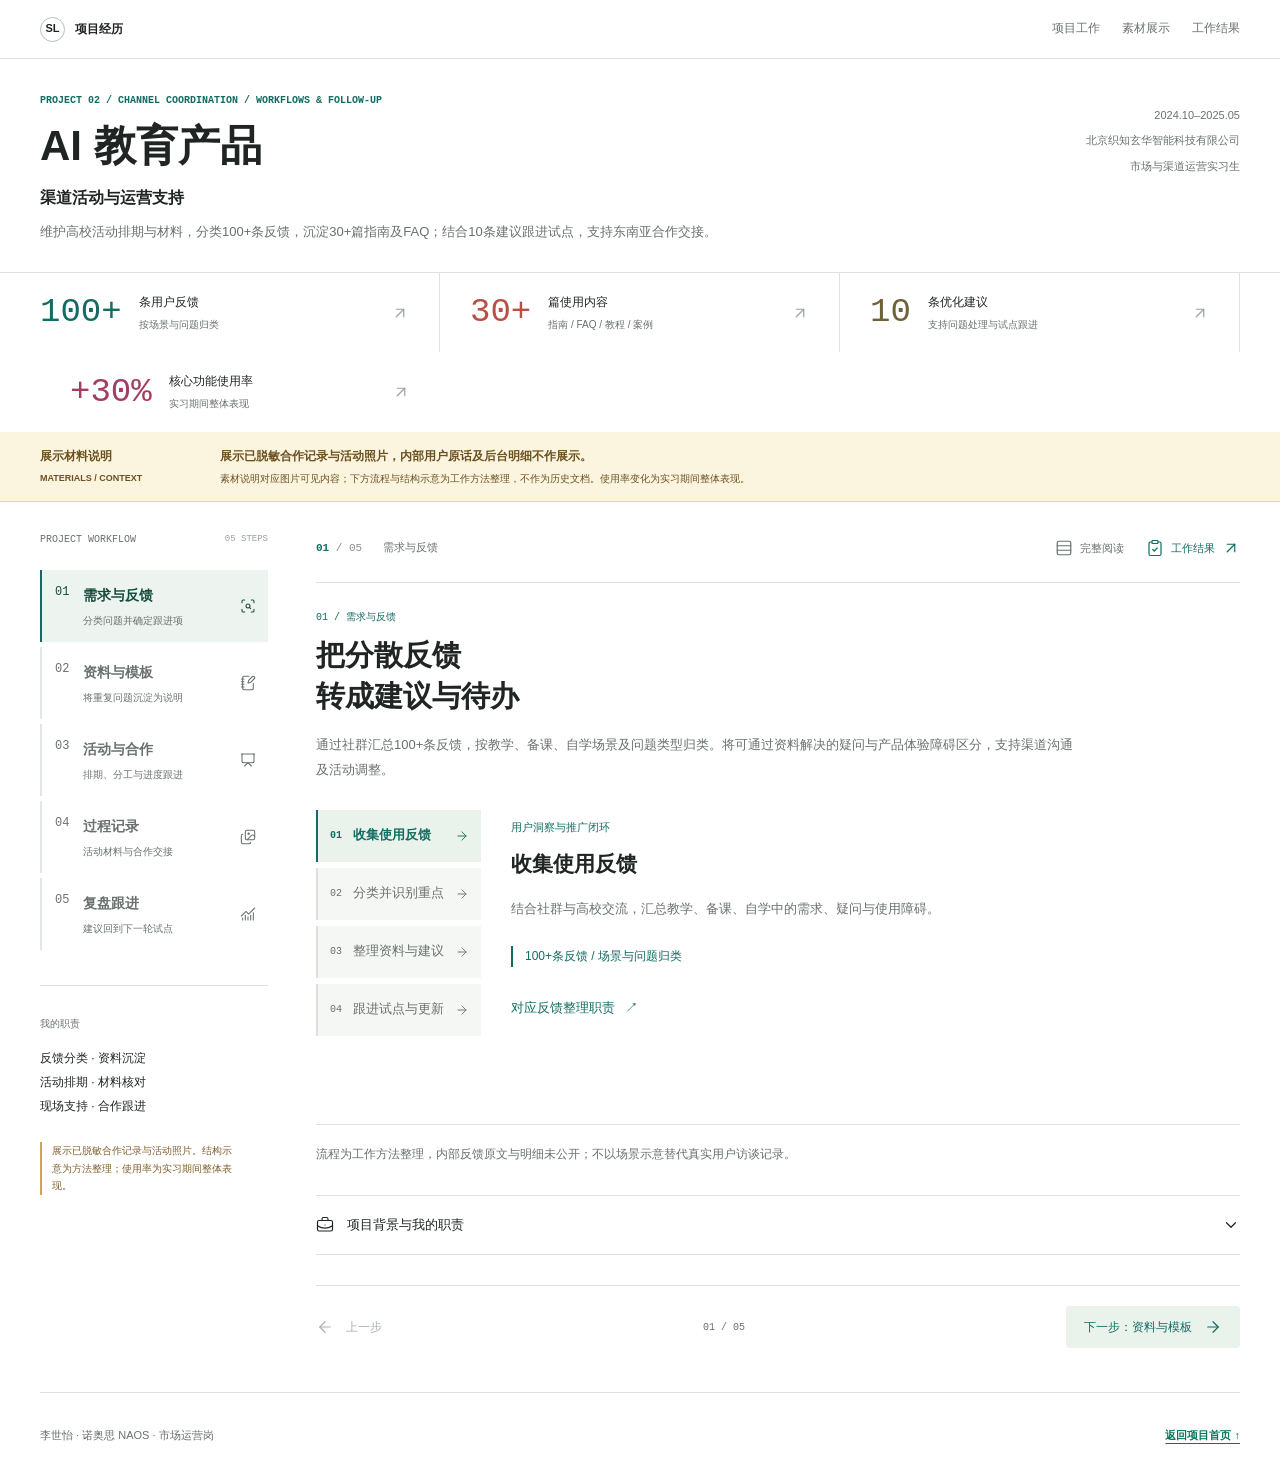
<file: docs/projects/ai-education-partnership/case_study.html>
<!doctype html>
<html lang="zh-CN">
<head>
  <meta charset="UTF-8">
  <meta name="viewport" content="width=device-width, initial-scale=1">
  <meta name="description" content="AI教育产品渠道活动与运营支持：维护高校活动排期与任务清单，分类100+条反馈、沉淀30+篇可复用资料，提出10条建议并支持试点与东南亚合作跟进。">
  <title>AI 教育产品渠道活动与运营支持 | 李世怡 · 诺奥思 NAOS 市场运营岗</title>
  <style>
    :root {
      --ink: #202e2a; --forest: #163c32; --green: #08765d; --blue: #245bd0;
      --pink: #b23768; --gold: #996014; --yellow: #ffe083; --muted: #5c6c66;
      --line: #d8e1dc; --soft: #f3f6f4; --paper: #fff;
    }
    * { box-sizing: border-box; }
    html { scroll-behavior: smooth; scroll-padding-top: 88px; }
    body { margin: 0; color: var(--ink); background: var(--paper); font: 16px/1.75 Inter, -apple-system, BlinkMacSystemFont, "Segoe UI", "PingFang SC", "Microsoft YaHei", sans-serif; letter-spacing: 0; }
    h1, h2, h3, h4, p, figure { margin: 0; }
    h1, h2, h3, h4 { line-height: 1.4; letter-spacing: 0; text-wrap: balance; }
    p { overflow-wrap: anywhere; }
    a { color: inherit; text-underline-offset: 4px; }
    img { display: block; max-width: 100%; height: auto; }
    button { font: inherit; cursor: pointer; touch-action: manipulation; }
    button, a { -webkit-tap-highlight-color: transparent; }
    [hidden] { display: none !important; }
    :focus-visible { outline: 3px solid var(--pink); outline-offset: 5px; }
    .mono { font-family: "SFMono-Regular", Consolas, monospace; font-variant-numeric: tabular-nums; }
    .wrap { width: min(1180px, calc(100% - 64px)); margin-inline: auto; }
    .skip-link { position: fixed; z-index: 100; top: 8px; left: 12px; transform: translateY(-150%); padding: 8px 12px; background: #fff; }
    .skip-link:focus { transform: none; }
    .topbar { position: sticky; top: 0; z-index: 30; min-height: 64px; display: flex; align-items: center; justify-content: space-between; gap: 24px; padding: 0 max(32px, calc((100% - 1180px) / 2)); background: #163c32fa; color: #fff; border-bottom: 1px solid #ffffff26; }
    .brand { display: inline-flex; align-items: center; gap: 10px; text-decoration: none; font-size: 13px; font-weight: 700; white-space: nowrap; }
    .brand-mark { display: grid; place-items: center; width: 28px; height: 28px; border: 1px solid #ffffff80; border-radius: 50%; font-size: 11px; }
    .topnav { display: flex; gap: 22px; overflow: auto; scrollbar-width: none; }
    .topnav::-webkit-scrollbar { display: none; }
    .topnav a { display: inline-flex; align-items: center; flex-shrink: 0; min-height: 44px; color: #d1e2da; font-size: 12px; text-decoration: none; border-bottom: 2px solid transparent; }
    .topnav a:hover, .topnav a[aria-current="location"] { color: #fff; border-bottom-color: var(--yellow); }
    .topnav .privacy-link { color: var(--yellow); font-weight: 750; }
    .hero { position: relative; isolation: isolate; color: #fff; background: var(--forest); }
    .hero::before { content: ""; position: absolute; inset: 0; z-index: -1; background: linear-gradient(90deg, #102b24fa 0%, #102b24ec 43%, #102b2460 75%, #102b2438 100%), url("../../works/covers/ai-partnership.jpg") center / cover no-repeat; }
    .hero-inner { padding-block: 64px 54px; }
    .eyebrow { color: #ffdf8a; font-size: 11px; font-weight: 750; margin-bottom: 22px; }
    h1 { max-width: 790px; font-size: 56px; font-weight: 850; line-height: 1.22; }
    .hero-copy { max-width: 630px; margin-top: 25px; color: #e2eee7; font-size: 17px; line-height: 1.9; }
    .hero-meta { display: flex; flex-wrap: wrap; gap: 8px 24px; margin-top: 30px; color: #e0e9e3; font-size: 12px; }
    .hero-meta span { padding-left: 10px; border-left: 2px solid #ffdf8a; }
    .hero-foot { display: flex; justify-content: space-between; align-items: center; gap: 24px; margin-top: 38px; padding-top: 20px; border-top: 1px solid #ffffff40; }
    .hero-foot p { color: #d1e2da; font-size: 12px; }
    .hero-foot a { display: inline-flex; gap: 18px; align-items: center; min-height: 44px; color: #ffdf8a; font-size: 13px; font-weight: 700; text-decoration: none; }
    .confidential { background: var(--yellow); color: #362807; border-bottom: 1px solid #d9b759; scroll-margin-top: 0; }
    .confidential-inner { display: grid; grid-template-columns: 220px 1fr; gap: 40px; padding-block: 25px; align-items: center; }
    .confidential-label { display: block; font-size: 19px; line-height: 1.4; }
    .confidential-label small { display: block; margin-top: 7px; font-size: 10px; font-weight: 650; }
    .confidential-copy strong { display: block; font-size: 16px; }
    .confidential-copy p { margin-top: 5px; font-size: 12px; }
    .band { border-bottom: 1px solid var(--line); }
    .band.soft { background: var(--soft); }
    .section { padding-block: 76px; scroll-margin-top: 16px; }
    .section-head { display: grid; grid-template-columns: minmax(0, .85fr) minmax(0, 1.15fr); align-items: start; gap: 70px; margin-bottom: 36px; }
    .index { margin-bottom: 12px; color: var(--green); font-size: 11px; font-weight: 750; }
    h2 { font-size: 36px; font-weight: 800; }
    h3 { font-size: 21px; }
    .section-intro { padding-top: 3px; font-size: 15px; color: var(--muted); line-height: 1.95; }
    .section-intro p + p { margin-top: 12px; }
    .work-grid { display: grid; grid-template-columns: repeat(4, minmax(0, 1fr)); gap: 26px; }
    .work-item { --accent: var(--green); padding-top: 24px; border-top: 3px solid var(--accent); }
    .work-item:nth-child(2) { --accent: var(--blue); }
    .work-item:nth-child(3) { --accent: var(--pink); }
    .work-item:nth-child(4) { --accent: var(--gold); }
    .work-number { display: block; color: var(--accent); font: 42px/1.1 "SFMono-Regular", Consolas, monospace; margin-bottom: 19px; }
    .work-item p { margin-top: 12px; font-size: 13px; color: var(--muted); }
    .timeline { display: grid; grid-template-columns: repeat(4, minmax(0, 1fr)); gap: 22px; padding: 0; margin: 0; list-style: none; }
    .stage { --accent: var(--green); position: relative; min-width: 0; padding-top: 29px; }
    .stage:nth-child(2) { --accent: var(--blue); }
    .stage:nth-child(3) { --accent: var(--pink); }
    .stage:nth-child(4) { --accent: var(--gold); }
    .stage::before { content: ""; position: absolute; top: 0; left: 0; right: -22px; height: 3px; background: var(--accent); }
    .stage:last-child::before { right: 0; }
    .stage:not(:last-child)::after { content: "→"; position: absolute; top: -18px; right: -18px; color: var(--accent); background: var(--soft); font-size: 23px; padding-inline: 4px; }
    .stage-top { display: flex; align-items: center; justify-content: space-between; gap: 14px; color: var(--accent); }
    .stage-top strong { font: 48px/1 "SFMono-Regular", Consolas, monospace; }
    .stage-top span { font-size: 10px; font-weight: 750; }
    .stage h3 { font-size: 20px; margin-top: 22px; min-height: 57px; }
    .stage p { min-height: 80px; margin-top: 12px; color: var(--muted); font-size: 13px; }
    .stage-output { min-height: 88px; padding-block: 17px; margin-top: 16px; border-top: 1px solid var(--line); }
    .stage-output small { display: block; font-size: 10px; color: var(--muted); margin-bottom: 5px; }
    .stage-output strong { display: block; font-size: 12px; font-weight: 650; }
    .stage a { display: inline-flex; min-height: 44px; align-items: center; gap: 14px; font-size: 12px; color: var(--accent); text-decoration: none; border-bottom: 1px solid currentColor; }
    .stage a:hover { background: #e5ece8; }
    .collaboration-map { display: grid; grid-template-columns: minmax(0, .8fr) minmax(0, 1fr) minmax(0, 1.25fr); gap: 62px; align-items: center; padding-block: 24px; }
    .partner { position: relative; border-block: 2px solid var(--blue); padding-block: 27px; }
    .map-label { display: block; color: var(--blue); font-size: 10px; font-weight: 750; margin-bottom: 14px; }
    .partner h3 { font-size: 24px; }
    .partner p { color: var(--muted); font-size: 13px; margin-top: 12px; }
    .partner::after { content: "⇄"; position: absolute; right: -46px; top: 50%; transform: translateY(-50%); color: var(--green); font-size: 25px; }
    .my-role { position: relative; padding: 30px 26px; background: var(--forest); color: #fff; border-radius: 4px; }
    .my-role .map-label { color: #a7e6c8; }
    .my-role h3 { font-size: 25px; line-height: 1.5; }
    .my-role ul { list-style: none; margin: 22px 0 0; padding: 0; color: #d8e9df; font-size: 13px; }
    .my-role li { padding-block: 8px; border-top: 1px solid #ffffff2b; }
    .my-role::after { content: ""; position: absolute; width: 31px; height: 1px; right: -31px; top: 50%; background: #95aea0; }
    .teams { display: grid; gap: 12px; position: relative; }
    .teams::before { content: ""; position: absolute; left: -32px; top: 47px; bottom: 47px; border-left: 1px solid #95aea0; }
    .team { --accent: var(--blue); position: relative; display: grid; grid-template-columns: 35px 1fr; gap: 12px; min-height: 94px; align-items: center; padding: 15px 18px; background: var(--soft); border-left: 3px solid var(--accent); }
    .team:nth-child(2) { --accent: var(--green); }
    .team:nth-child(3) { --accent: var(--pink); }
    .team:nth-child(4) { --accent: var(--gold); }
    .team::before { content: ""; position: absolute; left: -32px; width: 29px; top: 50%; height: 1px; background: #95aea0; }
    .team > span { color: var(--accent); font-size: 12px; }
    .team h4 { font-size: 15px; }
    .team p { color: var(--muted); font-size: 12px; margin-top: 4px; }
    .map-note { margin-top: 22px; padding-top: 19px; border-top: 1px solid var(--line); color: var(--muted); font-size: 12px; }
    .followup-table { border-top: 2px solid var(--ink); }
    .followup-row { display: grid; grid-template-columns: .65fr 1.2fr 1.15fr; gap: 36px; align-items: baseline; padding: 23px 0; border-bottom: 1px solid var(--line); }
    .followup-row.header { padding-block: 12px; font-size: 11px; color: var(--muted); }
    .followup-row h3 { font-size: 16px; }
    .followup-row h3 span { font-size: 11px; color: var(--green); margin-right: 10px; }
    .followup-row p { font-size: 13px; color: var(--muted); }
    .followup-row p:last-child { color: var(--ink); }
    .followup-label { display: none; }
    .records { display: grid; grid-template-columns: repeat(3, minmax(0, 1fr)); gap: 30px; margin-top: 32px; }
    .record { padding-top: 16px; border-top: 3px solid var(--green); }
    .record:nth-child(2) { border-top-color: var(--blue); }
    .record:nth-child(3) { border-top-color: var(--pink); }
    .record h4 { font-size: 15px; }
    .record p { margin-top: 7px; font-size: 12px; color: var(--muted); }
    .evidence-notice { display: flex; align-items: baseline; gap: 24px; padding: 17px 22px; margin-bottom: 32px; color: #362807; background: var(--yellow); border-left: 4px solid #ae790b; }
    .evidence-notice strong { flex-shrink: 0; font-size: 14px; }
    .evidence-notice p { font-size: 12px; }
    .evidence-grid { display: grid; grid-template-columns: repeat(6, minmax(0, 1fr)); gap: 38px 26px; }
    .evidence { grid-column: span 2; min-width: 0; scroll-margin-top: 108px; }
    .evidence:nth-child(-n+2) { grid-column: span 3; }
    .evidence:target { outline: 3px solid var(--green); outline-offset: 10px; }
    .evidence-heading { display: flex; align-items: baseline; justify-content: space-between; gap: 12px; padding-bottom: 12px; }
    .evidence-heading span { font-size: 12px; color: var(--green); font-weight: 750; }
    .evidence-heading time { font-size: 11px; color: var(--muted); }
    .evidence-frame { display: block; position: relative; aspect-ratio: 4 / 3; overflow: hidden; background: #eef0ef; border: 1px solid var(--line); cursor: zoom-in; }
    .evidence:nth-child(-n+2) .evidence-frame { aspect-ratio: 1.9 / 1; }
    .evidence-frame img { width: 100%; height: 100%; object-fit: contain; }
    .evidence-frame:hover { outline: 3px solid var(--green); outline-offset: -3px; }
    .evidence figcaption { margin-top: 16px; padding-top: 15px; border-top: 1px solid var(--line); }
    .evidence figcaption strong { display: block; font-size: 16px; }
    .evidence figcaption p { font-size: 12px; color: var(--muted); margin-top: 7px; }
    .outcomes-band { color: #fff; background: var(--forest); }
    .outcomes-band .index { color: #a7e6c8; }
    .outcomes-band .section-intro { color: #d1e2d9; }
    .outcome-grid { display: grid; grid-template-columns: repeat(3, minmax(0, 1fr)); border-block: 1px solid #ffffff42; }
    .outcome { padding: 30px 28px; }
    .outcome:first-child { padding-left: 0; }
    .outcome + .outcome { border-left: 1px solid #ffffff42; }
    .outcome span { font-size: 10px; color: #ffdf8a; }
    .outcome h3 { font-size: 23px; margin-top: 26px; }
    .outcome p { font-size: 13px; margin-top: 12px; color: #d1e2d9; }
    .signing-evidence { width: min(820px, 100%); margin: 32px auto 0; }
    .signing-evidence .evidence-frame { aspect-ratio: 1188 / 573; border-color: #ffffff42; }
    .signing-evidence figcaption { padding-top: 14px; }
    .signing-evidence figcaption strong { font-size: 16px; }
    .signing-evidence figcaption p { margin-top: 4px; color: #d1e2d9; font-size: 13px; }
    .contribution { display: flex; gap: 26px; margin-top: 30px; align-items: baseline; }
    .contribution strong { flex-shrink: 0; color: #ffdf8a; font-size: 13px; }
    .contribution p { color: #d1e2d9; font-size: 13px; }
    .footer { padding-block: 26px; color: var(--muted); font-size: 11px; }
    .footer .wrap { display: flex; align-items: center; justify-content: space-between; gap: 20px; }
    .footer a { display: inline-flex; align-items: center; min-height: 44px; color: var(--green); font-weight: 700; }
    .lightbox { width: min(1320px, calc(100% - 40px)); max-width: none; height: min(920px, calc(100dvh - 40px)); max-height: none; margin: auto; padding: 0; border: 1px solid #ffffff4a; border-radius: 6px; background: #172a23; color: #fff; }
    .lightbox::backdrop { background: #081510e8; }
    .lightbox[open] { display: grid; grid-template-rows: auto auto minmax(0, 1fr) auto; }
    .lightbox-head { display: flex; align-items: center; justify-content: space-between; gap: 18px; padding: 12px 18px; }
    .lightbox-head h2 { font-size: 16px; }
    .icon-button { display: grid; place-items: center; width: 44px; height: 44px; flex-shrink: 0; padding: 0; border: 1px solid #ffffff55; border-radius: 4px; background: transparent; color: #fff; font-size: 25px; }
    .icon-button:hover:not(:disabled) { background: #ffffff20; }
    .icon-button:disabled { opacity: .3; cursor: default; }
    .lightbox-disclosure { padding: 8px 18px; color: #362807; background: var(--yellow); font-size: 12px; font-weight: 650; }
    .lightbox-visual { min-height: 0; display: grid; place-items: center; padding: 14px; }
    .lightbox-visual img { width: 100%; height: 100%; min-height: 0; object-fit: contain; }
    .lightbox-footer { display: grid; grid-template-columns: 44px minmax(0, 1fr) 44px; gap: 18px; align-items: center; padding: 12px 18px; border-top: 1px solid #ffffff30; }
    .lightbox-caption { min-width: 0; text-align: center; }
    .lightbox-caption p { color: #d1e2d9; font-size: 12px; }
    .lightbox-caption a { display: inline-flex; align-items: center; min-height: 32px; font-size: 11px; color: #ffdf8a; }
    @media (max-width: 1000px) {
      h1 { font-size: 48px; max-width: 720px; } h2 { font-size: 32px; }
      .topnav { gap: 16px; } .brand { font-size: 12px; }
      .section-head { gap: 36px; }
      .confidential-inner { grid-template-columns: 190px 1fr; gap: 26px; }
      .work-grid { gap: 22px; } .work-item h3 { font-size: 19px; }
      .timeline { gap: 18px; } .stage::before { right: -18px; }
      .stage h3 { font-size: 18px; min-height: 51px; } .stage p { min-height: 104px; }
      .collaboration-map { gap: 42px; } .partner::after { right: -34px; }
      .my-role { padding: 24px 20px; } .my-role h3 { font-size: 22px; }
      .my-role::after { right: -21px; width: 21px; } .teams::before { left: -22px; }
      .team { padding-inline: 14px; grid-template-columns: 24px 1fr; gap: 8px; }
      .team::before { width: 19px; left: -22px; }
      .evidence-grid { gap: 30px 22px; } .evidence { grid-column: span 3; }
      .outcome h3 { font-size: 21px; } .outcome { padding-inline: 20px; }
    }
    @media (max-width: 760px) {
      html { scroll-padding-top: 104px; }
      .wrap { width: calc(100% - 36px); }
      .topbar { flex-direction: column; align-items: stretch; gap: 0; padding: 12px 18px 0; }
      .brand { font-size: 12px; } .brand-mark { width: 24px; height: 24px; }
      .topnav { width: 100%; gap: 21px; } .topnav a { font-size: 11px; }
      .hero-inner { padding-block: 38px 28px; }
      .hero::before { background-image: linear-gradient(90deg, #102b24ef 0%, #102b24e0 50%, #102b2490 100%), url("../../works/covers/ai-partnership.jpg"); background-position: center, 62% center; }
      h1 { font-size: 34px; line-height: 1.3; }
      .eyebrow { font-size: 10px; margin-bottom: 16px; }
      .hero-copy { font-size: 14px; margin-top: 20px; }
      .hero-meta { margin-top: 20px; gap: 8px 18px; font-size: 10px; }
      .hero-foot { margin-top: 25px; padding-top: 12px; gap: 16px; }
      .hero-foot p { max-width: 190px; font-size: 10px; } .hero-foot a { font-size: 11px; gap: 8px; flex-shrink: 0; }
      .confidential-inner { grid-template-columns: 1fr; padding-block: 21px; gap: 12px; }
      .confidential-label { font-size: 18px; }
      .confidential-label small { display: none; }
      .confidential-copy strong { font-size: 14px; } .confidential-copy p { font-size: 11px; }
      .section { padding-block: 50px; }
      .section-head { grid-template-columns: 1fr; gap: 18px; margin-bottom: 28px; }
      .section-intro { font-size: 14px; } h2 { font-size: 29px; }
      .index { font-size: 10px; margin-bottom: 10px; }
      .work-grid { grid-template-columns: repeat(2, minmax(0, 1fr)); gap: 28px 24px; }
      .work-item { padding-top: 17px; } .work-number { font-size: 33px; margin-bottom: 12px; }
      .work-item h3 { font-size: 19px; } .work-item p { font-size: 12px; margin-top: 8px; }
      .timeline { grid-template-columns: 1fr; gap: 0; }
      .stage { padding: 0 0 30px 63px; margin-left: 9px; border-left: 2px solid var(--accent); }
      .stage:last-child { padding-bottom: 0; }
      .stage::before { display: none; }
      .stage:not(:last-child)::after { content: "↓"; left: -11px; right: auto; top: auto; bottom: 5px; padding: 0; font-size: 22px; }
      .stage-top strong { position: absolute; left: 15px; top: 3px; font-size: 25px; }
      .stage-top span { font-size: 10px; }
      .stage h3 { margin-top: 7px; font-size: 20px; min-height: 0; }
      .stage p { min-height: 0; margin-top: 10px; font-size: 13px; }
      .stage-output { min-height: 0; padding-block: 12px 0; margin-top: 12px; }
      .stage a { margin-top: 8px; font-size: 11px; }
      .collaboration-map { grid-template-columns: 1fr; gap: 38px; padding: 0; }
      .partner { padding-block: 19px; } .partner h3 { font-size: 23px; }
      .map-label { margin-bottom: 10px; }
      .partner::after { content: "↕"; top: auto; bottom: -36px; left: 28px; right: auto; transform: none; }
      .my-role { padding: 24px; } .my-role h3 { font-size: 24px; }
      .my-role h3 br { display: none; }
      .my-role ul { display: flex; flex-wrap: wrap; gap: 8px 22px; margin-top: 15px; }
      .my-role li { font-size: 12px; }
      .my-role::after { top: 100%; right: auto; left: 40px; width: 1px; height: 38px; }
      .teams { margin-left: 62px; }
      .teams::before { top: 0; left: -22px; bottom: 47px; }
      .team { grid-template-columns: 25px 1fr; min-height: 94px; padding: 15px 13px; }
      .team h4 { font-size: 14px; } .team p { font-size: 11px; }
      .map-note { margin-top: 25px; font-size: 11px; }
      .followup-row { grid-template-columns: 1fr; gap: 10px; padding-block: 22px; }
      .followup-row.header { display: none; }
      .followup-row p { display: grid; grid-template-columns: 68px 1fr; gap: 15px; font-size: 12px; }
      .followup-label { display: inline; color: var(--muted); font-size: 11px; }
      .records { grid-template-columns: 1fr; gap: 20px; }
      .record { display: grid; grid-template-columns: 100px 1fr; gap: 18px; }
      .record h4 { font-size: 14px; } .record p { margin: 0; }
      .evidence-notice { display: block; padding: 15px 17px; margin-bottom: 27px; }
      .evidence-notice p { margin-top: 6px; font-size: 11px; }
      .evidence-grid { grid-template-columns: 1fr; gap: 30px; }
      .evidence, .evidence:nth-child(-n+2) { grid-column: auto; }
      .evidence-heading { padding-bottom: 9px; }
      .evidence figcaption { margin-top: 12px; padding-top: 12px; }
      .outcome-grid { grid-template-columns: 1fr; }
      .outcome, .outcome:first-child { padding: 23px 0; }
      .outcome + .outcome { border-left: 0; border-top: 1px solid #ffffff42; }
      .outcome h3 { margin-top: 10px; font-size: 23px; } .outcome p { margin-top: 8px; }
      .contribution { display: block; margin-top: 25px; } .contribution p { margin-top: 10px; font-size: 12px; }
      .footer .wrap { flex-direction: column; align-items: flex-start; gap: 5px; }
      .lightbox { width: calc(100% - 16px); height: calc(100dvh - 24px); }
      .lightbox-head { padding: 10px 12px; gap: 12px; } .lightbox-head h2 { font-size: 14px; }
      .lightbox-disclosure { padding: 8px 12px; font-size: 11px; }
      .lightbox-visual { padding: 8px; }
      .lightbox-footer { gap: 10px; padding: 12px; } .lightbox-caption p { font-size: 11px; }
    }
    @media (prefers-reduced-motion: reduce) { html { scroll-behavior: auto; } }
  </style>
  <link rel="stylesheet" href="../ai-news-dashboard/case-study-workspace.css">
  <link rel="stylesheet" href="../project-workspace.css">
  <link rel="stylesheet" href="../market-workspace.css">
</head>
<body>
  <a class="skip-link" href="#overview">跳至项目内容</a>
  <header class="topbar">
    <a class="brand" href="../../index.html" aria-label="返回作品集首页"><span class="brand-mark">SL</span><span>李世怡 · 诺奥思 NAOS · 市场运营岗</span></a>
    <nav class="topnav" aria-label="页面导航">
      <a href="#journey">反馈分析</a><a href="#followup">资料沉淀</a><a href="#collaboration">渠道协同</a><a href="#evidence">过程材料</a><a href="#outcome">结果与迭代</a><a class="privacy-link" href="#confidential">材料说明</a>
    </nav>
  </header>
  <main>
    <section class="hero" aria-labelledby="project-title">
      <div class="wrap hero-inner">
        <p class="eyebrow">PROJECT 02 / CHANNEL OPERATIONS · AI EDUCATION</p>
        <h1 id="project-title">AI 教育产品<br>渠道活动与运营支持</h1>
        <p class="hero-copy">维护高校活动排期与材料，分类100+条反馈，沉淀30+篇指南及FAQ；结合10条建议跟进试点，支持东南亚合作交接。</p>
        <div class="hero-meta"><span>2024.10–2025.05</span><span>北京织知玄华智能科技有限公司</span><span>市场与渠道运营实习生</span></div>
        <div class="hero-foot"><p>渠道活动 / 反馈分析 / 资料归档 / 合作跟进</p><a href="#journey">查看运营闭环 <span aria-hidden="true">↓</span></a></div>
      </div>
    </section>
    <aside class="confidential" id="confidential" aria-labelledby="confidential-title">
      <div class="wrap confidential-inner">
        <strong class="confidential-label" id="confidential-title">展示材料说明<small>MATERIALS / CONTEXT</small></strong>
        <div class="confidential-copy"><strong>展示已脱敏合作记录与活动照片，内部用户原话及后台明细不作展示。</strong><p>素材说明对应图片可见内容；下方流程与结构示意为工作方法整理，不作为历史文档。使用率变化为实习期间整体表现。</p></div>
      </div>
    </aside>

    <div class="band">
      <section class="wrap section" id="overview" aria-labelledby="overview-title">
        <div class="section-head">
          <div><p class="index">01 / 背景与职责</p><h2 id="overview-title">把渠道需求<br>落实到执行与跟进</h2></div>
          <div class="section-intro"><p>高校推广涉及宣讲、体验和试点，需明确活动时间、执行分工及资料要求，帮助渠道工作有序推进。</p><p>我维护活动排期与任务清单，协调演示及答疑材料，并将社群与现场反馈分类，形成建议和后续待办；海外合作侧重需求、分工及交接。</p></div>
        </div>
        <div class="work-grid">
          <article class="work-item"><span class="work-number">01</span><h3>反馈整理与分析</h3><p>管理高校用户社群，分类100+条反馈，识别教学、备课和自学中的高频问题及体验障碍。</p></article>
          <article class="work-item"><span class="work-number">02</span><h3>资料沉淀</h3><p>从0到1建设公众号，输出30+篇指南、FAQ、教程及案例，沉淀可复用的介绍、推广与答疑资料。</p></article>
          <article class="work-item"><span class="work-number">03</span><h3>渠道活动统筹</h3><p>对接高校需求，维护活动排期与任务清单，协调演示、FAQ、教师案例及课程材料，参与现场组织与答疑。</p></article>
          <article class="work-item"><span class="work-number">04</span><h3>试点与合作跟进</h3><p>汇总10条优化建议，支持问题处理及后续试点；整理东南亚合作需求、职责分工与交接资料。</p></article>
        </div>
      </section>
    </div>

    <div class="band soft">
      <section class="wrap section" id="journey" aria-labelledby="journey-title">
        <div class="section-head">
          <div><p class="index">02 / 反馈整理与分析</p><h2 id="journey-title">把分散反馈<br>转成建议与待办</h2></div>
          <p class="section-intro">通过社群汇总100+条反馈，按教学、备课、自学场景及问题类型归类。将可通过资料解决的疑问与产品体验障碍区分，支持渠道沟通及活动调整。</p>
        </div>
        <ol class="timeline" aria-label="四阶段反馈分析与运营闭环">
          <li class="stage"><div class="stage-top"><strong>01</strong><span>LISTEN</span></div><h3>收集使用反馈</h3><p>结合社群与高校交流，汇总教学、备课、自学中的需求、疑问与使用障碍。</p><div class="stage-output"><small>已有工作</small><strong>100+条反馈 / 场景与问题归类</strong></div><a href="#overview">对应反馈整理职责 <span aria-hidden="true">↗</span></a></li>
          <li class="stage"><div class="stage-top"><strong>02</strong><span>DEFINE</span></div><h3>分类并识别重点</h3><p>归纳高频问题和体验障碍，对应到资料补充、演示说明或产品优化，明确后续处理方向。</p><div class="stage-output"><small>方法整理</small><strong>场景归类 → 问题类型 → 对应处理方向</strong></div><a href="#followup">查看内容结构 <span aria-hidden="true">↗</span></a></li>
          <li class="stage"><div class="stage-top"><strong>03</strong><span>COMMUNICATE</span></div><h3>整理资料与建议</h3><p>将已确认问题补入公众号、FAQ及现场材料，结合用户行为和反馈整理10条优化建议，同步相关团队。</p><div class="stage-output"><small>已有产出</small><strong>30+篇内容 / 10条建议 / 活动资料</strong></div><a href="#collaboration">查看渠道协同 <span aria-hidden="true">↗</span></a></li>
          <li class="stage"><div class="stage-top"><strong>04</strong><span>ITERATE</span></div><h3>跟进试点与更新</h3><p>支持问题处理及后续高校试点，持续收集使用表现与现场反馈，更新资料和下一轮活动安排。</p><div class="stage-output"><small>已有工作</small><strong>问题跟进 / 资料更新 / 试点支持</strong></div><a href="#outcome">查看结果与迭代 <span aria-hidden="true">↗</span></a></li>
        </ol>
        <p class="map-note">流程为工作方法整理，内部反馈原文与明细未公开；不以场景示意替代真实用户访谈记录。</p>
      </section>
    </div>

    <div class="band soft">
      <section class="wrap section" id="followup" aria-labelledby="followup-title">
        <div class="section-head">
          <div><p class="index">03 / 可复用资料沉淀</p><h2 id="followup-title">将常见问题<br>沉淀为可查阅资料</h2></div>
          <p class="section-intro">从0到1开展公众号内容建设，累计输出30+篇使用指南、FAQ、教程及场景案例；将已确认信息沉淀为产品介绍、渠道推广和用户答疑资料，支持后续复用。</p>
        </div>
        <div class="followup-table" role="table" aria-label="内容类型与我的工作">
          <div class="followup-row header" role="row"><span role="columnheader">内容类型</span><span role="columnheader">回应的用户需求</span><span role="columnheader">我的工作与结构</span></div>
          <div class="followup-row" role="row"><h3 role="rowheader"><span class="mono">01</span>产品介绍与指南</h3><p role="cell"><span class="followup-label">用户需求</span><span>初次接触产品，希望了解适用任务及如何开始使用。</span></p><p role="cell"><span class="followup-label">我的工作</span><span>按照使用场景、产品入口和首次操作整理说明，沉淀产品介绍资料，支持公众号发布及演示准备。</span></p></div>
          <div class="followup-row" role="row"><h3 role="rowheader"><span class="mono">02</span>功能教程</h3><p role="cell"><span class="followup-label">用户需求</span><span>已有具体任务，需要知道输入要求、关键步骤及结果查看方式。</span></p><p role="cell"><span class="followup-label">我的工作</span><span>将操作拆成可理解的步骤，协同核对产品信息，使线上教程与现场演示保持一致。</span></p></div>
          <div class="followup-row" role="row"><h3 role="rowheader"><span class="mono">03</span>FAQ 与现场答疑</h3><p role="cell"><span class="followup-label">用户需求</span><span>重复出现的使用疑问，需要可查阅、已确认的说明。</span></p><p role="cell"><span class="followup-label">我的工作</span><span>归类高频问题，准备FAQ；参与现场答疑，待确认问题记录后交由相关团队核查。</span></p></div>
          <div class="followup-row" role="row"><h3 role="rowheader"><span class="mono">04</span>场景案例与课程材料</h3><p role="cell"><span class="followup-label">用户需求</span><span>希望理解功能如何用于教学、备课或自学，而不仅是知道功能名称。</span></p><p role="cell"><span class="followup-label">我的工作</span><span>输出场景内容，协同准备教师案例与课程材料，以任务、操作及结果串起产品价值。</span></p></div>
        </div>
        <div class="records" aria-label="内容与资料衔接">
          <article class="record"><h4>线上持续查阅</h4><p>公众号提供指南、FAQ、教程及案例，形成可持续查阅、复用和更新的资料。</p></article>
          <article class="record"><h4>线下演示与体验</h4><p>按活动任务清单准备演示、FAQ、教师案例与课程材料，现场记录新增问题。</p></article>
          <article class="record"><h4>反馈补充内容</h4><p>将说明类问题补入资料，将产品问题同步相关团队，更新活动安排及后续待办。</p></article>
        </div>
        <p class="map-note">上述结构为内容组织方法整理，非内部原始文档。30+篇包括指南、FAQ、教程与案例，不重复统计为不同项目产出。</p>
      </section>
    </div>

    <div class="band">
      <section class="wrap section" id="collaboration" aria-labelledby="collaboration-title">
        <div class="section-head">
          <div><p class="index">04 / 渠道活动与合作跟进</p><h2 id="collaboration-title">排期、材料与分工<br>支持渠道有序执行</h2></div>
          <p class="section-intro">高校活动涉及需求确认、排期、材料准备与现场执行。我维护活动排期及任务清单，协调产品与业务团队准备资料；东南亚合作同步整理需求、分工、协议和交接事项。</p>
        </div>
        <div class="collaboration-map" aria-label="高校与海外合作需求通过排期、任务清单和资料准备连接相关团队">
          <article class="partner"><span class="map-label">USERS / PARTNERS</span><h3>高校与海外合作方</h3><p>使用场景与活动需求<br>当地推广与合作安排</p></article>
          <article class="my-role"><span class="map-label">MY CONTRIBUTION / 我的工作</span><h3>排期与资料<br>支持执行落地</h3><ul><li>活动排期与任务清单</li><li>材料、需求与反馈同步</li><li>试点、协议与交接跟进</li></ul></article>
          <div class="teams">
            <article class="team"><span class="mono">01</span><div><h4>高校对接与活动安排</h4><p>对接高校推广需求，维护宣讲与体验活动排期、任务清单，参与现场组织和答疑。</p></div></article>
            <article class="team"><span class="mono">02</span><div><h4>产品团队与资料核对</h4><p>协同准备产品演示、FAQ、教师案例及课程材料，核对功能说明并同步使用问题。</p></div></article>
            <article class="team"><span class="mono">03</span><div><h4>业务团队与执行协作</h4><p>同步宣传材料、任务分工与执行进度，将现场问题整理为待办，支持相关团队处理。</p></div></article>
            <article class="team"><span class="mono">04</span><div><h4>东南亚合作与项目交接</h4><p>整理当地合作需求、职责分工与交接资料，跟进协议签署及执行进度，支持内外部协作。</p></div></article>
          </div>
        </div>
        <div class="records" aria-label="活动执行环节">
          <article class="record"><h4>会前：排期与任务</h4><p>确认高校需求，维护活动排期、任务清单和资料要求，协调演示及答疑材料。</p></article>
          <article class="record"><h4>现场：组织与记录</h4><p>参与活动组织、体验和答疑，记录师生关注点、使用障碍及待确认问题。</p></article>
          <article class="record"><h4>会后：问题与试点</h4><p>结合用户行为和反馈汇总10条建议，补充资料，跟进待办并支持后续高校试点。</p></article>
        </div>
        <p class="map-note">合作协议是确认分工并推进交接的一环；最终合作条件、产品部署与协议审批由对应负责人确认。</p>
      </section>
    </div>

    <div class="band">
      <section class="wrap section" id="evidence" aria-labelledby="evidence-title">
        <div class="section-head">
          <div><p class="index">05 / 过程材料</p><h2 id="evidence-title">高校活动与<br>合作推进材料</h2></div>
          <p class="section-intro">保留原网站的高校交流照片和五份已脱敏合作记录。它们呈现活动场景及合作沟通过程，内容产量与使用率变化依照简历口径单独说明。</p>
        </div>
        <aside class="evidence-notice" aria-label="过程材料说明"><strong>沿用脱敏原图</strong><p>未新增披露信息。沟通、文件发送及照片不作为个人独立完成全部项目或营销指标的证明。</p></aside>
        <figure class="evidence" style="margin-bottom:36px" id="education-event"><div class="evidence-heading"><span class="mono">FIELD / UNIVERSITY</span><span>高校交流活动</span></div><a class="evidence-frame" href="../../works/covers/education-pilot.png" target="_blank" rel="noopener" aria-label="查看高校交流活动图片" title="查看图片"><img src="../../works/covers/education-pilot.png" alt="原网站保留的高校交流活动图片" loading="lazy"></a><figcaption><strong>高校宣讲与体验背景</strong><p>沿用原网站活动照片，展示高校交流场景；具体个人职责为活动排期、任务清单、资料准备及现场组织与答疑。</p></figcaption></figure>
        <div class="evidence-grid">
          <figure class="evidence" id="evidence-01"><div class="evidence-heading"><span class="mono">RECORD 01</span><time datetime="2025-01-14">2025.01.14</time></div><a class="evidence-frame" href="./assets/evidence-latest-01.jpg" target="_blank" rel="noopener" aria-label="查看初步信息同步图片" title="查看图片"><img src="./assets/evidence-latest-01.jpg" alt="已脱敏的初步信息同步记录，2025年1月14日" loading="lazy" width="1710" height="844"></a><figcaption><strong>初步信息同步</strong><p>同步已有合作信息，整理需要进一步确认的问题。</p></figcaption></figure>
          <figure class="evidence" id="evidence-02"><div class="evidence-heading"><span class="mono">RECORD 02</span><time datetime="2025-01-15">2025.01.15</time></div><a class="evidence-frame" href="./assets/evidence-latest-02.jpg" target="_blank" rel="noopener" aria-label="查看方案反馈与内部讨论图片" title="查看图片"><img src="./assets/evidence-latest-02.jpg" alt="已脱敏的方案反馈与内部讨论记录，2025年1月15日" loading="lazy" width="1569" height="765"></a><figcaption><strong>方案反馈与内部讨论</strong><p>围绕合作方案同步意见，跟进内部反馈。</p></figcaption></figure>
          <figure class="evidence" id="evidence-03"><div class="evidence-heading"><span class="mono">RECORD 03</span><time datetime="2025-02-05">2025.02.05</time></div><a class="evidence-frame" href="./assets/evidence-latest-03.jpg" target="_blank" rel="noopener" aria-label="查看合作事项沟通图片" title="查看图片"><img src="./assets/evidence-latest-03.jpg" alt="已脱敏的合作事项沟通记录，2025年2月5日" loading="lazy" width="1692" height="1336"></a><figcaption><strong>合作事项沟通</strong><p>整理合作需求和商讨结果，汇总分工及后续待确认事项。</p></figcaption></figure>
          <figure class="evidence" id="evidence-04"><div class="evidence-heading"><span class="mono">RECORD 04</span><time datetime="2025-02-20">2025.02.20</time></div><a class="evidence-frame" href="./assets/evidence-latest-04.jpg" target="_blank" rel="noopener" aria-label="查看文件核对与流程跟进图片" title="查看图片"><img src="./assets/evidence-latest-04.jpg" alt="已脱敏的文件发送与信息同步记录，2025年2月20日" loading="lazy" width="1688" height="942"></a><figcaption><strong>文件核对与流程跟进</strong><p>发送合作文件，同步待整理的信息与相关问题；发送记录不作为签署证明。</p></figcaption></figure>
          <figure class="evidence" id="evidence-05"><div class="evidence-heading"><span class="mono">RECORD 05</span><time datetime="2025-02-28">2025.02.28</time></div><a class="evidence-frame" href="./assets/evidence-latest-05.jpg" target="_blank" rel="noopener" aria-label="查看文件整理与信息同步图片" title="查看图片"><img src="./assets/evidence-latest-05.jpg" alt="已脱敏的文件整理、发送与存档记录，2025年2月28日" loading="lazy" width="1706" height="1238"></a><figcaption><strong>文件整理与信息同步</strong><p>整理并发送相关文件，配合查阅与存档。</p></figcaption></figure>
        </div>
      </section>
    </div>

    <div class="band outcomes-band">
      <section class="wrap section" id="outcome" aria-labelledby="outcome-title">
        <div class="section-head"><div><p class="index">06 / 结果与迭代</p><h2 id="outcome-title">从问题处理<br>回到下一轮渠道活动</h2></div><p class="section-intro">活动排期与任务清单支持执行，资料与反馈分析支持复用和改进。将待办、产品建议及合作事项分别跟进，再把结果补回资料和后续试点安排。</p></div>
        <div class="outcome-grid">
          <article class="outcome"><span>01 / PRODUCT USAGE</span><h3>核心功能使用率提升30%</h3><p>为实习期间整体使用表现，不等同于新增用户增长、30个百分点或单一内容的独立效果。</p></article>
          <article class="outcome"><span>02 / FEEDBACK</span><h3>汇总10条优化建议</h3><p>结合用户行为与师生反馈整理建议，支持问题处理及后续试点；建议数量不代表全部已上线。</p></article>
          <article class="outcome"><span>03 / MARKET COOPERATION</span><h3>推进合作签署与交接</h3><p>整理合作需求、职责分工和交接资料，跟进协议签署及执行进度，支持内外部协作。</p></article>
        </div>
        <figure class="signing-evidence">
          <a class="evidence-frame" href="./assets/06-signing.jpg" target="_blank" rel="noopener" aria-label="查看合作签约仪式现场图片" title="查看图片"><img src="./assets/06-signing.jpg" alt="原网站已脱敏的合作签约仪式现场合影" loading="lazy" width="1188" height="573"></a>
          <figcaption><strong>合作签约仪式现场</strong><p>呈现团队合作项目的阶段性结果；个人参与内容为需求及分工整理、签署跟进和交接支持。</p></figcaption>
        </figure>
        <div class="contribution"><strong>下一轮渠道活动</strong><p>反馈归类 → 资料补充与10条建议 → 团队问题处理及试点跟进 → 更新排期、任务与材料 → 再收集反馈，持续改进执行。</p></div>
        <div class="contribution"><strong>AI 与 SOP</strong><p>保留AI辅助整理反馈、内容提纲和执行清单的工作方法，人工核对产品信息。将需求确认、排期、材料准备、现场记录与会后跟进梳理为SOP及常用模板，支持渠道日常协作。</p></div>
      </section>
    </div>
  </main>
  <footer class="footer"><div class="wrap"><span>李世怡 · 诺奥思 NAOS · 市场运营岗</span><a href="../../index.html">返回项目首页 ↑</a></div></footer>

  <dialog class="lightbox" aria-labelledby="lightbox-title" aria-describedby="lightbox-disclosure">
    <header class="lightbox-head"><h2 id="lightbox-title">项目材料</h2><button class="icon-button" id="lightbox-close" type="button" aria-label="关闭大图" title="关闭大图" autofocus>×</button></header>
    <p class="lightbox-disclosure" id="lightbox-disclosure">已脱敏材料 · 未公开信息因保密要求不作展示</p>
    <div class="lightbox-visual"><img alt="" hidden></div>
    <footer class="lightbox-footer"><button class="icon-button" id="lightbox-prev" type="button" aria-label="上一张材料" title="上一张材料">←</button><div class="lightbox-caption" aria-live="polite"><p id="lightbox-caption"></p><a id="lightbox-original" target="_blank" rel="noopener">打开原图 ↗</a></div><button class="icon-button" id="lightbox-next" type="button" aria-label="下一张材料" title="下一张材料">→</button></footer>
  </dialog>
  <script>
    const lightbox = document.querySelector('.lightbox');
    const links = [...document.querySelectorAll('.evidence-frame')];
    const preview = lightbox.querySelector('img');
    const previous = document.querySelector('#lightbox-prev');
    const next = document.querySelector('#lightbox-next');
    let activeIndex = 0;
    let opener = null;
    let previousOverflow = '';

    function showImage(index) {
      activeIndex = index;
      const link = links[index];
      const figure = link.closest('figure');
      preview.src = link.href;
      preview.alt = link.querySelector('img').alt;
      preview.hidden = false;
      document.querySelector('#lightbox-title').textContent = figure.querySelector('figcaption strong').textContent;
      const detail = figure.querySelector('time')?.textContent || figure.querySelector('figcaption p').textContent;
      document.querySelector('#lightbox-caption').textContent = `${String(index + 1).padStart(2, '0')} / ${String(links.length).padStart(2, '0')} · ${detail}`;
      document.querySelector('#lightbox-original').href = link.href;
      previous.disabled = index === 0;
      next.disabled = index === links.length - 1;
    }

    // Image links remain usable when dialog support or JavaScript is unavailable.
    if (typeof lightbox.showModal === 'function') {
      links.forEach((link, index) => link.addEventListener('click', (event) => {
        if (event.ctrlKey || event.metaKey || event.shiftKey || event.altKey) return;
        event.preventDefault();
        opener = link;
        previousOverflow = document.body.style.overflow;
        showImage(index);
        lightbox.showModal();
        document.body.style.overflow = 'hidden';
      }));
    }
    document.querySelector('#lightbox-close').addEventListener('click', () => lightbox.close());
    previous.addEventListener('click', () => { if (activeIndex > 0) showImage(activeIndex - 1); });
    next.addEventListener('click', () => { if (activeIndex < links.length - 1) showImage(activeIndex + 1); });
    lightbox.addEventListener('keydown', (event) => {
      if (event.key === 'Tab') {
        const controls = [...lightbox.querySelectorAll('button:not(:disabled), a[href]')];
        const first = controls[0];
        const last = controls[controls.length - 1];
        if (event.shiftKey && document.activeElement === first) { event.preventDefault(); last.focus(); }
        else if (!event.shiftKey && document.activeElement === last) { event.preventDefault(); first.focus(); }
      }
      if (event.key === 'ArrowLeft' && activeIndex > 0) { event.preventDefault(); showImage(activeIndex - 1); }
      if (event.key === 'ArrowRight' && activeIndex < links.length - 1) { event.preventDefault(); showImage(activeIndex + 1); }
    });
    lightbox.addEventListener('click', (event) => {
      const box = lightbox.getBoundingClientRect();
      if (event.target === lightbox && (event.clientX < box.left || event.clientX > box.right || event.clientY < box.top || event.clientY > box.bottom)) lightbox.close();
    });
    lightbox.addEventListener('close', () => {
      document.body.style.overflow = previousOverflow;
      preview.hidden = true;
      preview.removeAttribute('src');
      if (opener) opener.focus({ preventScroll: true });
    });
    if ('IntersectionObserver' in window) {
      const navLinks = [...document.querySelectorAll('.topnav a')];
      const observer = new IntersectionObserver((entries) => {
        const visible = entries.filter(entry => entry.isIntersecting).sort((a, b) => a.boundingClientRect.top - b.boundingClientRect.top)[0];
        if (!visible) return;
        navLinks.forEach(link => {
          if (link.hash === '#' + visible.target.id) link.setAttribute('aria-current', 'location');
          else link.removeAttribute('aria-current');
        });
      }, { rootMargin: '-110px 0px -55% 0px' });
      navLinks.forEach(link => { const target = document.querySelector(link.hash); if (target) observer.observe(target); });
    }
  </script>
  <script src="../ai-news-dashboard/lucide.min.js"></script>
  <script src="../project-workspace.js" data-project="partnership"></script>
</body>
</html>
</file>
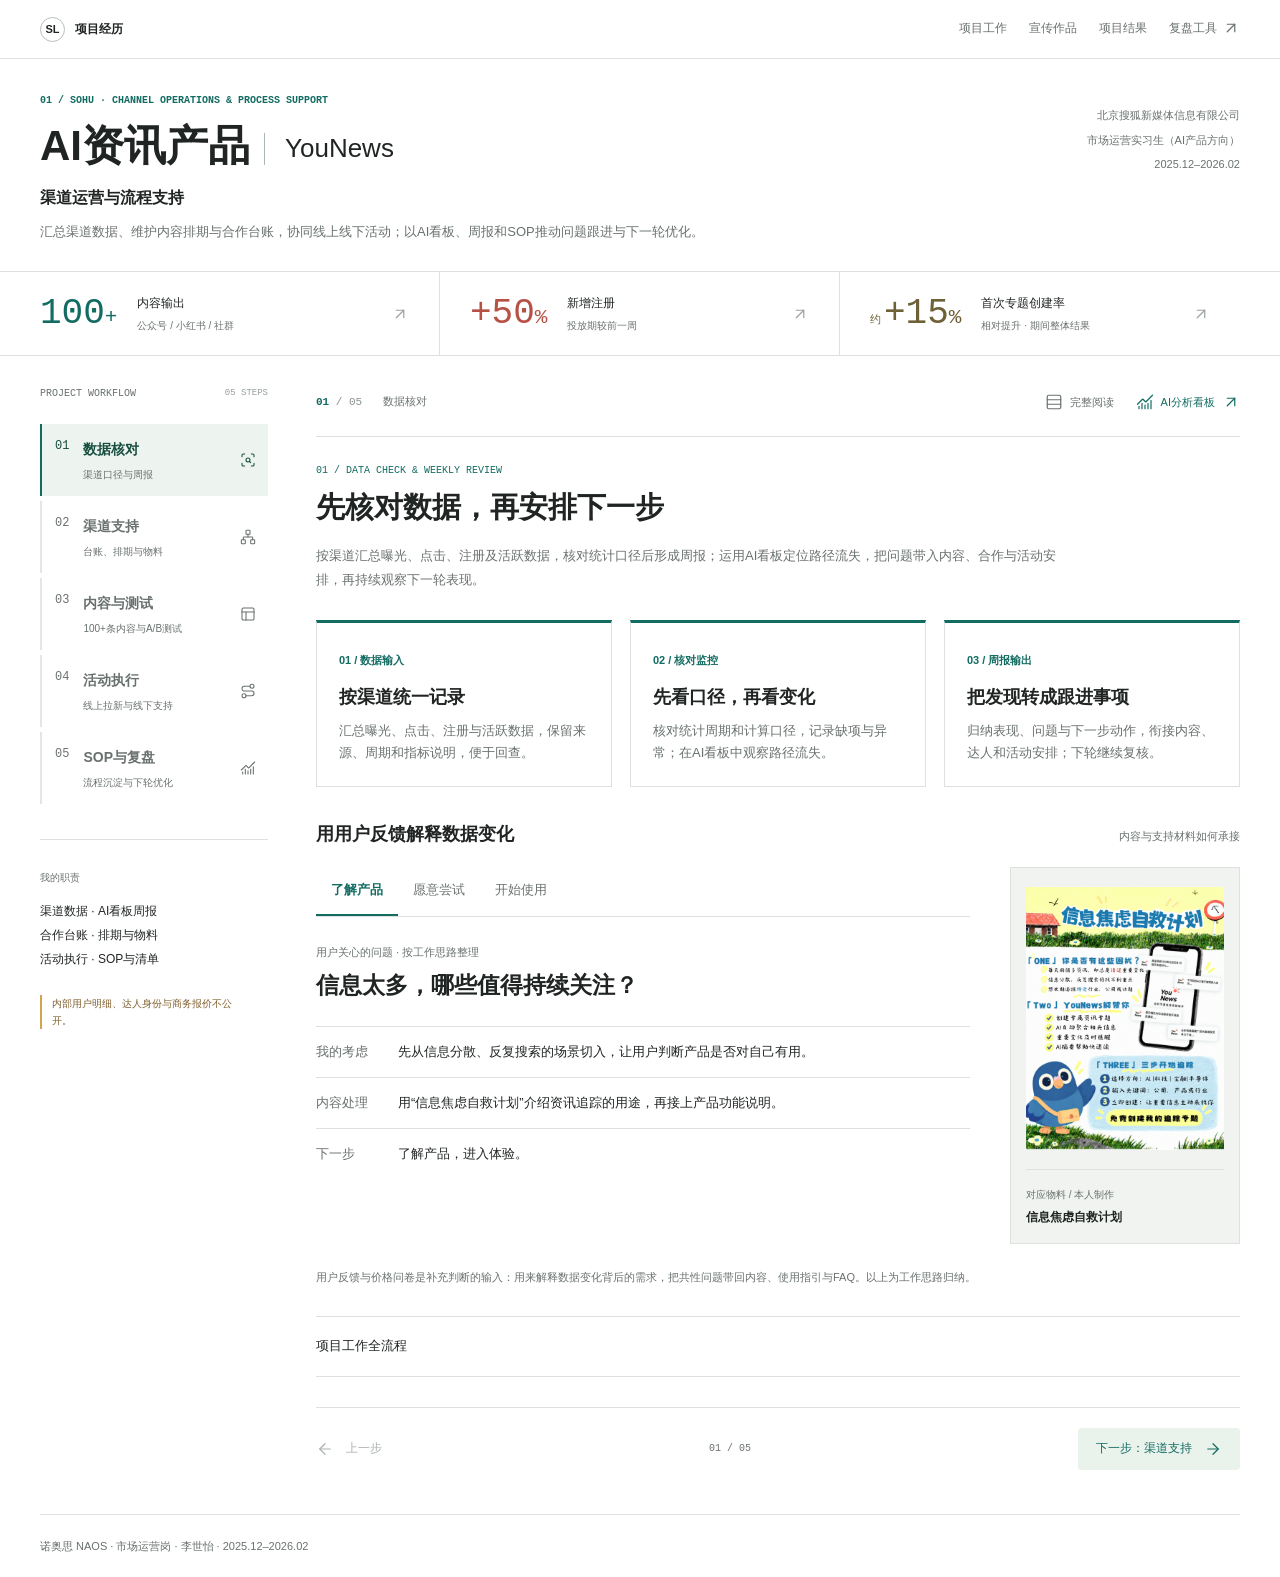
<file: docs/projects/ai-news-dashboard/case_study.html>
<!doctype html>
<html lang="zh-CN">
<head>
  <meta charset="utf-8">
  <meta name="viewport" content="width=device-width, initial-scale=1">
  <meta name="description" content="AI资讯产品市场运营：核对渠道数据并输出周报，维护排期与合作台账，参与活动执行、SOP梳理及AI看板复盘。">
  <title>AI资讯产品渠道运营与流程支持 | 李世怡 · 诺奥思 NAOS 市场运营岗</title>
  <style>
    :root {
      --navy: #18242c; --navy-2: #21343d; --blue: #175bd4; --cyan: #087e79;
      --pink: #b63668; --green: #277c54; --orange: #d96c32; --gold: #f0c552;
      --ink: #18242c; --muted: #5e6978; --line: #dce2e8; --soft: #f4f6f8; --paper: #fff;
    }
    * { box-sizing: border-box; }
    html { scroll-behavior: smooth; scroll-padding-top: 88px; }
    body { margin: 0; color: var(--ink); background: #fff; font: 16px/1.7 Inter, -apple-system, BlinkMacSystemFont, "Segoe UI", "PingFang SC", "Microsoft YaHei", sans-serif; letter-spacing: 0; }
    h1, h2, h3, h4, p, figure { margin: 0; }
    h1, h2, h3, h4 { letter-spacing: 0; text-wrap: balance; }
    p { overflow-wrap: anywhere; }
    a { color: inherit; text-underline-offset: 4px; }
    img { display: block; width: 100%; height: auto; }
    [hidden] { display: none !important; }
    button { font: inherit; cursor: pointer; touch-action: manipulation; }
    button, a { -webkit-tap-highlight-color: transparent; }
    :focus-visible { outline: 3px solid var(--orange); outline-offset: 5px; }
    .mono { font-family: "SFMono-Regular", Consolas, monospace; font-variant-numeric: tabular-nums; }
    .skip-link { position: fixed; left: 12px; top: 8px; z-index: 100; transform: translateY(-160%); padding: 8px 12px; background: #fff; }
    .skip-link:focus { transform: none; }
    .report, .hero-inner, .metric-strip { width: min(1180px, calc(100% - 64px)); margin-inline: auto; }
    .site-nav { position: sticky; top: 0; z-index: 50; min-height: 64px; padding: 0 max(32px, calc((100% - 1180px) / 2)); display: flex; align-items: center; justify-content: space-between; gap: 24px; color: #fff; background: #18242cf7; border-bottom: 1px solid #ffffff25; backdrop-filter: blur(12px); }
    .nav-brand { display: inline-flex; gap: 10px; align-items: center; text-decoration: none; white-space: nowrap; font-size: 14px; font-weight: 750; }
    .brand-mark { display: grid; place-items: center; border: 1px solid #ffffff70; width: 28px; height: 28px; border-radius: 50%; font-size: 11px; }
    .nav-links { display: flex; align-items: center; gap: 22px; min-width: 0; overflow: auto; scrollbar-width: none; }
    .nav-links::-webkit-scrollbar { display: none; }
    .nav-links a { flex-shrink: 0; min-height: 44px; display: inline-flex; align-items: center; border-bottom: 2px solid transparent; text-decoration: none; color: #cad3d9; font-size: 12px; }
    .nav-links a:hover, .nav-links a.active { color: #fff; border-bottom-color: var(--gold); }
    .nav-links .nav-action { color: #f0d48b; }
    .hero { position: relative; isolation: isolate; overflow: hidden; min-height: 470px; display: flex; align-items: center; color: #fff; background: #18242c; }
    .hero::before { content: ""; position: absolute; inset: 0; z-index: -1; background: linear-gradient(90deg, #18242c 0%, #18242cee 46%, #18242c40 100%), url("event-materials/03-awareness.jpg") right 40% / auto 160% no-repeat; }
    .hero-inner { padding-block: 62px; }
    .eyebrow { color: #f0d48b; font-size: 12px; font-weight: 750; margin-bottom: 22px; }
    h1 { max-width: 950px; font-size: 60px; font-weight: 850; line-height: 1.2; }
    .hero-copy { max-width: 740px; margin-top: 24px; font-size: 18px; color: #e1e7eb; line-height: 1.85; }
    .hero-meta { display: flex; flex-wrap: wrap; gap: 8px 22px; margin-top: 28px; font-size: 12px; color: #ced8df; }
    .hero-meta span { border-left: 2px solid #f0c552; padding-left: 10px; }
    .snapshot { border-bottom: 1px solid var(--line); }
    .metric-strip { display: grid; grid-template-columns: repeat(4, minmax(0, 1fr)); }
    .metric { min-width: 0; padding: 27px 22px; border-right: 1px solid var(--line); }
    .metric:first-child { padding-left: 0; }
    .metric:last-child { border: 0; }
    .metric-label { display: block; font-size: 10px; color: var(--muted); font-weight: 700; }
    .metric strong { display: flex; align-items: center; min-height: 58px; font-size: 25px; line-height: 1.3; }
    .metric strong.mono { font-size: 46px; color: var(--blue); }
    .metric p { font-size: 11px; color: var(--muted); }
    .band { background: var(--paper); border-bottom: 1px solid var(--line); }
    .band.soft { background: var(--soft); }
    .band.dark { background: var(--navy); color: #fff; }
    .section { padding: 76px 0; scroll-margin-top: 16px; }
    .section-head { display: grid; grid-template-columns: minmax(0, .8fr) minmax(0, 1.2fr); gap: 64px; margin-bottom: 38px; align-items: start; }
    .kicker { color: var(--blue); font-size: 11px; font-weight: 750; margin-bottom: 14px; }
    h2 { font-size: 36px; line-height: 1.3; font-weight: 800; }
    h3 { font-size: 21px; line-height: 1.45; }
    h4 { font-size: 16px; line-height: 1.5; }
    .section-lead { font-size: 16px; color: var(--muted); line-height: 1.9; padding-top: 2px; }
    .dark .kicker { color: #77d9c9; }
    .dark .section-lead { color: #ccd7dd; }
    .work-route { display: grid; grid-template-columns: repeat(4, minmax(0, 1fr)); padding: 0; list-style: none; margin: 0; gap: 28px; }
    .work-route li { position: relative; padding: 24px 0 0; border-top: 3px solid var(--step-color); }
    .work-route li:not(:last-child)::after { content: "→"; position: absolute; right: -24px; top: -17px; background: #fff; padding-inline: 5px; color: var(--muted); font-size: 20px; }
    .route-number { display: block; margin-bottom: 14px; font: 48px/1 "SFMono-Regular", Consolas, monospace; color: var(--step-color); }
    .work-route h3 { margin-bottom: 12px; }
    .work-route p { min-height: 60px; color: var(--muted); font-size: 13px; }
    .route-output { display: block; margin-top: 20px; padding-top: 12px; border-top: 1px solid var(--line); color: var(--step-color); font-size: 12px; font-weight: 650; }
    .test-toolbar { display: flex; justify-content: space-between; gap: 16px; align-items: center; margin-bottom: 20px; flex-wrap: wrap; }
    .test-tabs { display: flex; width: 324px; padding: 4px; border: 1px solid #cbd4dc; border-radius: 6px; background: #fff; }
    .test-tabs button { flex: 1; min-width: 0; min-height: 40px; padding: 7px; border: 0; border-radius: 3px; background: transparent; color: var(--muted); font-size: 13px; white-space: nowrap; }
    .test-tabs button[aria-selected="true"] { color: #fff; background: var(--navy); }
    .test-tabs button:hover:not([aria-selected="true"]) { background: var(--soft); }
    .evidence-label { color: #76542b; font-size: 12px; }
    #test-panel { outline-offset: 7px; }
    .test-pair { display: grid; grid-template-columns: repeat(2, minmax(0, 1fr)); gap: 24px; }
    .test-version { --test-accent: var(--blue); overflow: hidden; padding: 26px; border: 1px solid var(--line); border-top: 4px solid var(--test-accent); background: #fff; border-radius: 6px; min-width: 0; }
    .version-b { --test-accent: var(--cyan); }
    .test-version header { display: flex; align-items: center; gap: 16px; }
    .version-letter { color: var(--test-accent); font: 54px/1 "SFMono-Regular", Consolas, monospace; }
    .version-caption { font-size: 11px; color: var(--muted); }
    .test-version h3 { font-size: 19px; }
    .test-creative { min-height: 194px; margin-top: 24px; padding: 22px 0; border-top: 1px solid var(--line); border-bottom: 1px solid var(--line); }
    .creative-label { display: block; font-size: 10px; color: var(--muted); margin-bottom: 22px; }
    .test-creative > p { font-size: 26px; line-height: 1.5; max-width: 470px; font-weight: 700; color: var(--test-accent); text-wrap: balance; }
    .version-note { min-height: 42px; margin-top: 18px; color: var(--muted); font-size: 12px; }
    .cover-example { height: 140px; object-fit: contain; object-position: left; margin-top: 16px; }
    .cover-mode .test-creative { min-height: 360px; }
    .comparison-criteria { display: grid; grid-template-columns: .8fr 1.05fr 1.15fr; margin-top: 22px; gap: 28px; }
    .comparison-criteria > div { padding-top: 15px; border-top: 1px solid #cdd5dd; min-width: 0; }
    .comparison-criteria span { display: block; color: var(--muted); font-size: 11px; margin-bottom: 6px; }
    .comparison-criteria strong { display: block; font-size: 13px; font-weight: 600; }
    .provenance { font-size: 11px; color: var(--muted); margin-top: 24px; }
    .channel-map { display: grid; grid-template-columns: minmax(0, .8fr) minmax(0, 1.4fr) minmax(0, .8fr); align-items: center; gap: 52px; padding: 32px 0; }
    .map-label { display: block; font-size: 11px; margin-bottom: 15px; }
    .channel-source, .channel-destination { border-block: 3px solid var(--blue); padding: 28px 0; }
    .channel-source p, .channel-destination p, .review-center p { margin-top: 12px; font-size: 12px; color: var(--muted); }
    .channel-source .map-label { color: var(--blue); }
    .channel-destination { border-color: var(--cyan); }
    .channel-destination .map-label { color: var(--cyan); }
    .channel-lanes { display: grid; gap: 14px; position: relative; }
    .channel-lanes::before, .channel-lanes::after { content: ""; position: absolute; top: 24px; bottom: 24px; width: 25px; border: 1px solid #b4c3d0; }
    .channel-lanes::before { left: -26px; border-right: 0; }
    .channel-lanes::after { right: -26px; border-left: 0; }
    .channel-lane { --lane-color: var(--blue); padding: 19px 22px; border-left: 4px solid var(--lane-color); background: var(--soft); }
    .channel-lane:nth-child(2) { --lane-color: var(--pink); }
    .channel-lane:nth-child(3) { --lane-color: var(--cyan); }
    .channel-lane strong { display: block; font-size: 16px; color: var(--lane-color); }
    .channel-lane span { display: block; font-size: 12px; color: var(--muted); margin-top: 5px; }
    .subsection-heading { display: flex; align-items: baseline; justify-content: space-between; flex-wrap: wrap; gap: 10px 24px; margin: 48px 0 24px; }
    .subsection-heading span { font-size: 11px; color: var(--muted); }
    .creator-route { display: grid; grid-template-columns: repeat(4, minmax(0, 1fr)); gap: 24px; padding: 0; margin: 0; list-style: none; }
    .creator-route li { display: flex; gap: 12px; border-top: 1px solid var(--line); padding-top: 22px; }
    .creator-route li > span { color: var(--blue); font: 13px/24px "SFMono-Regular", Consolas, monospace; }
    .creator-route p { color: var(--muted); font-size: 12px; margin-top: 9px; }
    .field-evidence { display: grid; grid-template-columns: minmax(0, 2fr) minmax(0, 1fr); gap: 28px; align-items: start; }
    .event-visual { background: #e5e9ed; overflow: hidden; }
    .event-visual img { width: 100%; height: 420px; object-fit: contain; }
    .event-evidence figcaption, .campaign-material figcaption { display: grid; grid-template-columns: 26px 1fr; gap: 10px; margin-top: 15px; padding-top: 14px; border-top: 1px solid #cdd5dd; }
    figcaption b { color: var(--blue); font-size: 11px; }
    figcaption strong { display: block; font-size: 14px; }
    figcaption span { display: block; font-size: 12px; color: var(--muted); margin-top: 4px; }
    .journey-materials { margin-top: 48px; padding-top: 32px; border-top: 1px solid #cdd5dd; scroll-margin-top: 120px; }
    .materials-credit { margin-top: 12px; color: #111; font-size: 14px; font-weight: 700; }
    .materials-intro { max-width: 820px; margin-top: 12px; color: var(--muted); font-size: 14px; }
    .material-group { margin-top: 32px; }
    .material-group + .material-group { margin-top: 38px; padding-top: 28px; border-top: 1px solid #cdd5dd; }
    .material-group-head { display: flex; align-items: baseline; gap: 12px; margin-bottom: 22px; }
    .material-group-head > span { color: var(--cyan); font: 12px/1.5 "SFMono-Regular", Consolas, monospace; }
    .material-group-head h4 { font-size: 18px; }
    .journey-material-grid { display: grid; grid-template-columns: repeat(4, minmax(0, 1fr)); gap: 22px; }
    .campaign-material { min-width: 0; }
    .campaign-material-visual { width: 100%; max-width: 210px; height: 260px; margin-inline: auto; }
    .campaign-material-visual img { height: 100%; object-fit: contain; }
    .campaign-material figcaption { grid-template-columns: 22px minmax(0, 1fr); gap: 8px; }
    .campaign-material figcaption span { font-size: 13px; line-height: 1.75; }
    .event-visual a, .campaign-material-visual a { display: block; height: 100%; }
    .event-visual a:hover, .campaign-material-visual a:hover { outline: 3px solid var(--cyan); outline-offset: -3px; }
    .campaign-material-visual a { cursor: zoom-in; }
    .material-lightbox { width: min(880px, calc(100% - 32px)); max-height: calc(100dvh - 32px); padding: 0; border: 0; border-radius: 6px; background: #fff; color: var(--ink); overflow: hidden; }
    .material-lightbox::backdrop { background: #101a24c7; }
    .material-lightbox header { display: flex; align-items: center; justify-content: space-between; gap: 16px; min-height: 64px; padding: 10px 16px 10px 24px; border-bottom: 1px solid var(--line); }
    .material-lightbox h2 { font-size: 16px; line-height: 1.5; }
    .material-close { flex: 0 0 44px; width: 44px; height: 44px; display: grid; place-items: center; padding: 0; border: 0; border-radius: 4px; background: var(--soft); color: var(--ink); font-size: 28px; line-height: 1; }
    .material-close:hover { background: #e5e9ed; }
    .material-lightbox-body { max-height: calc(100dvh - 112px); overflow: auto; padding: 16px; }
    .material-lightbox-body img { width: auto; max-width: 100%; max-height: calc(100dvh - 144px); margin-inline: auto; object-fit: contain; }
    .review-map { display: grid; grid-template-columns: minmax(0, 1fr) minmax(0, 1.2fr) minmax(0, 1fr); align-items: center; gap: 52px; padding: 32px 0; }
    .review-inputs, .review-outputs { display: grid; gap: 16px; }
    .review-inputs > div, .review-outputs > div { position: relative; padding: 18px; background: var(--soft); border-left: 3px solid var(--blue); }
    .review-inputs > div::after { content: "→"; position: absolute; right: -35px; top: 50%; transform: translateY(-50%); color: #80909d; }
    .review-outputs > div { border-left-color: var(--cyan); }
    .review-outputs > div::before { content: "→"; position: absolute; left: -36px; top: 50%; transform: translateY(-50%); color: #80909d; }
    .review-inputs span, .review-outputs span { font-size: 14px; font-weight: 650; }
    .review-inputs p, .review-outputs p { margin-top: 6px; font-size: 12px; color: var(--muted); }
    .review-center { background: var(--navy); color: #fff; padding: 35px 28px; }
    .review-center .map-label { color: #f0d48b; }
    .review-center h3 { font-size: 23px; }
    .review-center p { color: #d2dce2; }
    .measurement-flow { display: grid; grid-template-columns: repeat(3, minmax(0, 1fr)); gap: 26px; }
    .measurement-flow > div { position: relative; padding: 20px 0; border-block: 1px solid var(--line); }
    .measurement-flow > div:not(:last-child)::after { content: "→"; position: absolute; right: -21px; top: 43%; color: var(--blue); }
    .measurement-number { display: block; color: var(--blue); font-size: 12px; margin-bottom: 12px; }
    .measurement-flow p { margin-top: 8px; font-size: 12px; color: var(--muted); }
    .feedback-rows > div { display: grid; grid-template-columns: 1fr 1.5fr 80px; gap: 26px; padding: 19px 0; border-top: 1px solid var(--line); align-items: baseline; }
    .feedback-rows > div:last-child { border-bottom: 1px solid var(--line); }
    .feedback-rows span { font-size: 14px; font-weight: 650; }
    .feedback-rows p { color: var(--muted); font-size: 13px; }
    .feedback-rows strong { font-size: 12px; color: var(--cyan); font-weight: 650; text-align: right; }
    .dashboard-shot { display: block; background: #fff; border: 1px solid #ffffff40; border-radius: 6px; overflow: hidden; }
    .dashboard-shot img { max-height: 640px; object-fit: contain; }
    .demo-footer { display: flex; justify-content: space-between; align-items: center; gap: 18px; margin-top: 22px; flex-wrap: wrap; }
    .demo-footer > span { font-size: 12px; color: #c5d2d8; }
    .primary-link { display: inline-flex; align-items: center; gap: 16px; min-height: 44px; padding: 9px 16px; border: 1px solid #8bccc2; border-radius: 4px; color: #fff; text-decoration: none; font-size: 13px; }
    .primary-link:hover { color: var(--navy); background: #8bccc2; }
    .outcome-summary { display: grid; grid-template-columns: 1fr 1.4fr; gap: 60px; padding: 32px 0; border-block: 1px solid var(--line); }
    .outcome-count strong { display: block; font-size: 112px; color: var(--blue); line-height: 1.2; }
    .outcome-count strong span { color: var(--cyan); }
    .outcome-count p { font-size: 13px; color: var(--muted); margin-top: 12px; }
    .outcome-list { padding: 0; margin: 0; list-style: none; }
    .outcome-list li { display: grid; grid-template-columns: 110px 1fr; gap: 20px; padding: 17px 0; border-bottom: 1px solid var(--line); }
    .outcome-list li:last-child { border: 0; }
    .outcome-list span { font-size: 14px; font-weight: 650; }
    .outcome-list p { font-size: 13px; color: var(--muted); }
    .disclosure { margin-top: 30px; font-size: 12px; color: var(--muted); max-width: 950px; }
    .back-link { display: inline-flex; gap: 20px; align-items: center; margin-top: 26px; min-height: 44px; font-size: 13px; color: var(--blue); }
    .footer { padding-block: 26px; font-size: 11px; color: var(--muted); }

    @media (max-width: 1000px) {
      h1 { font-size: 48px; } h2 { font-size: 32px; }
      .section-head { gap: 36px; }
      .nav-links { gap: 16px; }
      .metric { padding-inline: 16px; } .metric strong { font-size: 20px; }
      .channel-map, .review-map { gap: 35px; }
      .channel-lanes::before { width: 17px; left: -18px; }
      .channel-lanes::after { width: 17px; right: -18px; }
      .review-inputs > div::after { right: -24px; } .review-outputs > div::before { left: -26px; }
      .review-center { padding: 28px 20px; } .review-center h3 { font-size: 19px; }
      .event-visual img { height: 300px; }
      .journey-material-grid { grid-template-columns: repeat(2, minmax(0, 1fr)); gap: 28px; }
      .test-creative > p { font-size: 23px; } .test-creative { min-height: 215px; }
      .outcome-summary { gap: 32px; } .outcome-count strong { font-size: 86px; }
    }
    @media (max-width: 720px) {
      html { scroll-padding-top: 108px; }
      .report, .hero-inner, .metric-strip { width: calc(100% - 36px); }
      .site-nav { flex-direction: column; align-items: stretch; gap: 0; padding: 12px 18px 0; }
      .nav-brand { font-size: 12px; } .brand-mark { width: 24px; height: 24px; }
      .nav-links { width: 100%; gap: 22px; } .nav-links a { min-height: 44px; font-size: 11px; }
      .hero { min-height: 430px; } .hero-inner { padding-block: 40px; }
      .hero::before { opacity: .8; background-position: center, 85% 40%; }
      h1 { font-size: 34px; line-height: 1.3; } .hero-copy { font-size: 15px; margin-top: 20px; }
      .eyebrow { font-size: 10px; margin-bottom: 16px; }
      .hero-meta { gap: 8px 16px; margin-top: 22px; font-size: 10px; }
      .metric-strip { grid-template-columns: repeat(2, minmax(0, 1fr)); }
      .metric, .metric:first-child { padding: 20px 14px; }
      .metric:nth-child(2) { border-right: 0; }
      .metric:nth-child(n+3) { border-top: 1px solid var(--line); }
      .metric:nth-child(3) { padding-left: 14px; }
      .metric-label { font-size: 9px; } .metric strong { font-size: 21px; min-height: 51px; }
      .metric strong.mono { font-size: 39px; } .metric p { font-size: 10px; }
      .section { padding-block: 50px; }
      .section-head { grid-template-columns: 1fr; gap: 18px; margin-bottom: 28px; }
      .section-lead { font-size: 14px; } h2 { font-size: 29px; } h3 { font-size: 19px; }
      .kicker { font-size: 10px; margin-bottom: 10px; }
      .work-route { grid-template-columns: 1fr; gap: 0; }
      .work-route li { padding: 24px 0 24px 60px; border-top: 0; border-left: 2px solid var(--step-color); margin-left: 12px; }
      .work-route li:not(:last-child)::after { content: "↓"; top: auto; right: auto; left: -11px; bottom: -12px; z-index: 1; }
      .route-number { position: absolute; left: 17px; top: 28px; font-size: 22px; }
      .work-route p { min-height: 0; font-size: 13px; } .work-route p br { display: none; }
      .work-route h3 { margin-bottom: 6px; } .route-output { margin-top: 12px; padding-top: 8px; }
      .test-tabs { width: 100%; } .test-toolbar { gap: 10px; }
      .test-pair { gap: 14px; } .test-version { padding: 15px 12px; }
      .test-version header { gap: 9px; } .version-letter { font-size: 34px; }
      .test-version h3 { font-size: 14px; } .version-caption { font-size: 10px; }
      .test-creative { min-height: 235px; padding-block: 16px; margin-top: 16px; }
      .creative-label { font-size: 9px; margin-bottom: 15px; }
      .test-creative > p { font-size: 18px; } .version-note { min-height: 57px; font-size: 11px; margin-top: 12px; }
      .cover-mode .test-creative { min-height: 350px; } .cover-example { height: 135px; }
      .comparison-criteria { grid-template-columns: 1fr; gap: 13px; margin-top: 18px; }
      .comparison-criteria > div { display: grid; grid-template-columns: 76px 1fr; gap: 12px; padding-top: 12px; }
      .comparison-criteria strong { font-size: 12px; }
      .provenance { font-size: 10px; margin-top: 18px; }
      .channel-map { grid-template-columns: 1fr; gap: 22px; padding: 0; }
      .channel-source, .channel-destination { padding: 20px 0; }
      .channel-source h3 br, .channel-source p br, .channel-destination h3 br, .channel-destination p br { display: none; }
      .channel-source { border-bottom: 0; } .channel-destination { border-top: 0; }
      .channel-lanes { margin-left: 18px; } .channel-lanes::before { width: 18px; left: -19px; }
      .channel-lanes::after { display: none; }
      .creator-route { grid-template-columns: repeat(2, minmax(0, 1fr)); gap: 20px; }
      .creator-route h4 { font-size: 14px; } .creator-route p { font-size: 11px; }
      .subsection-heading { margin-top: 34px; }
      .field-evidence { grid-template-columns: 1fr; gap: 28px; }
      .event-visual img { height: auto; max-height: 490px; object-fit: contain; }
      .journey-material-grid { gap: 24px 14px; }
      .journey-materials { margin-top: 36px; padding-top: 26px; }
      .material-group-head { gap: 9px; margin-bottom: 18px; }
      .material-group-head h4 { font-size: 16px; }
      .campaign-material-visual { max-width: 180px; height: 214px; }
      .campaign-material figcaption { display: block; margin-top: 12px; padding-top: 12px; }
      .campaign-material figcaption b { display: none; }
      .campaign-material figcaption span { font-size: 12px; }
      .material-lightbox header { padding-left: 16px; }
      figcaption strong { font-size: 13px; } figcaption span { font-size: 11px; }
      .review-map { grid-template-columns: 1fr; gap: 30px; padding: 0; }
      .review-inputs { gap: 10px; }
      .review-inputs > div::after, .review-outputs > div::before { display: none; }
      .review-center { position: relative; padding: 25px; }
      .review-center::before, .review-center::after { position: absolute; content: "↓"; color: var(--cyan); left: calc(50% - 6px); }
      .review-center::before { top: -30px; } .review-center::after { bottom: -30px; }
      .review-center h3 { font-size: 23px; }
      .review-outputs { grid-template-columns: repeat(2, minmax(0, 1fr)); gap: 14px; }
      .review-outputs > div { padding: 15px 12px; }
      .measurement-flow { grid-template-columns: 1fr; gap: 16px; }
      .measurement-flow > div { padding-left: 48px; }
      .measurement-number { position: absolute; left: 6px; top: 22px; }
      .measurement-flow > div:not(:last-child)::after { content: "↓"; right: auto; left: 10px; top: auto; bottom: -21px; background: #fff; z-index: 1; }
      .feedback-rows > div { grid-template-columns: minmax(0, 1fr) 54px; gap: 6px 14px; }
      .feedback-rows p { grid-column: 1; grid-row: 2; font-size: 12px; }
      .feedback-rows strong { grid-column: 2; grid-row: 1 / 3; align-self: center; }
      .demo-footer > span { font-size: 11px; }
      .outcome-summary { grid-template-columns: 1fr; gap: 26px; }
      .outcome-count strong { font-size: 92px; } .outcome-list li { grid-template-columns: 90px 1fr; gap: 14px; }
      .outcome-list p { font-size: 12px; } .outcome-list span { font-size: 13px; }
      .disclosure { font-size: 11px; }
    }
    @media (max-width: 360px) {
      h1 { font-size: 30px; }
      .test-pair { grid-template-columns: 1fr; }
      .test-creative { min-height: 155px; }
      .version-note { min-height: 0; }
      .cover-mode .test-creative { min-height: 295px; }
    }
    .ops-overview { display: grid; grid-template-columns: repeat(3, minmax(0, 1fr)); gap: 18px; margin: 28px 0 34px; }
    .ops-overview article { padding: 22px; border: 1px solid var(--line); border-top: 3px solid var(--cyan); background: #fff; min-width: 0; }
    .ops-overview article > span { font-size: 11px; font-weight: 700; color: var(--cyan); }
    .ops-overview h3 { margin-top: 12px; font-size: 18px; }
    .ops-overview p { margin-top: 10px; font-size: 13px; color: var(--muted); }
    .ops-register { margin-top: 32px; padding: 24px; border: 1px solid var(--line); background: var(--soft); }
    .ops-register > div > p { margin-top: 5px; font-size: 11px; color: var(--muted); }
    .ops-register dl { margin: 20px 0 0; }
    .ops-register dl > div { display: grid; grid-template-columns: 88px minmax(0, 1fr); gap: 18px; padding: 13px 0; border-top: 1px solid var(--line); }
    .ops-register dt { font-size: 13px; font-weight: 650; }
    .ops-register dd { margin: 0; font-size: 13px; color: var(--muted); }
    .ops-sop { margin: 0 0 32px; }
    .ops-process { list-style: none; margin: 22px 0 0; padding: 0; display: grid; grid-template-columns: repeat(4, minmax(0, 1fr)); gap: 20px; }
    .ops-process li { border-top: 2px solid var(--cyan); padding-top: 12px; }
    .ops-process span { font-size: 14px; font-weight: 650; }
    .ops-process p, .ops-sop-note { margin-top: 8px; font-size: 12px; color: var(--muted); }
    .ops-sop-note { margin-top: 22px; padding-top: 16px; border-top: 1px solid var(--line); }
    @media (max-width: 720px) {
      .ops-overview { grid-template-columns: 1fr; gap: 12px; }
      .ops-overview article { padding: 18px; }
      .ops-register { padding: 18px; }
      .ops-process { grid-template-columns: repeat(2, minmax(0, 1fr)); gap: 18px; }
      .ops-register dl > div { grid-template-columns: 1fr; gap: 6px; }
    }
    @media (prefers-reduced-motion: reduce) { html { scroll-behavior: auto; } }
  </style>
  <link rel="stylesheet" href="case-study-analysis.css">
  <link rel="stylesheet" href="case-study-workspace.css">
  <link rel="stylesheet" href="../market-workspace.css">
</head>
<body>
  <a class="skip-link" href="#overview">跳到项目内容</a>
  <nav class="site-nav" aria-label="项目导航">
    <a class="nav-brand" href="../../"><span class="brand-mark">SL</span><span>项目经历</span></a>
    <div class="nav-links">
      <a href="#overview">概览</a>
      <a href="#campaigns">活动</a>
      <a href="#channels">渠道</a>
      <a href="#content-test">A/B测试</a>
      <a href="#research">复盘</a>
      <a href="#results">结果</a>
      <a class="nav-action" href="operations_dashboard.html">复盘工具</a>
    </div>
  </nav>

  <header class="hero">
    <div class="hero-inner">
      <p class="eyebrow">01 / SOHU · CHANNEL OPERATIONS & PROCESS SUPPORT</p>
      <h1>AI资讯产品<br>渠道运营与流程支持</h1>
      <p class="hero-copy">汇总渠道数据、维护内容排期与合作台账，协同线上线下活动；以AI看板、周报和SOP推动问题跟进与下一轮优化。</p>
      <div class="hero-meta"><span>北京搜狐新媒体信息有限公司</span><span>市场运营实习生（AI产品方向）</span><span>2025.12–2026.02</span></div>
    </div>
  </header>

  <div class="snapshot" aria-label="项目工作概览">
    <div class="metric-strip">
      <div class="metric"><span class="metric-label">CONTENT / 内容制作</span><strong class="mono">100+</strong><p>累计输出公众号、小红书及社群内容</p></div>
      <div class="metric"><span class="metric-label">CAMPAIGNS / 线上拉新</span><strong>独立策划</strong><p>部分线上活动设计、海报与渠道分发</p></div>
      <div class="metric"><span class="metric-label">EVENTS / 线下活动</span><strong>宣传与执行</strong><p>参与科技活动准备、产品推广与现场交流</p></div>
      <div class="metric"><span class="metric-label">REVIEW / 数据复盘</span><strong>看板与反馈</strong><p>内容表现、注册及首次专题创建</p></div>
    </div>
  </div>

  <main>
    <div class="band">
      <section class="section report" id="overview">
        <div class="section-head">
          <div><p class="kicker">01 / PROJECT BRIEF</p><h2>项目背景与<br>我的工作</h2></div>
          <p class="section-lead">产品提供资讯聚合、专题追踪、关键词监测和AI摘要。我按渠道汇总曝光、点击、注册及活跃数据，核对口径后形成周报；同时维护内容排期、达人合作台账和物料清单。将看板发现的路径问题带入内容、活动与流程调整，继续跟进下一轮表现。</p>
        </div>
        <div class="ops-overview" aria-label="渠道数据核对与周报工作">
          <article><span>01 / 数据输入</span><h3>按渠道统一记录</h3><p>汇总曝光、点击、注册与活跃数据，保留来源、周期和指标说明，便于回查。</p></article>
          <article><span>02 / 核对监控</span><h3>先看口径，再看变化</h3><p>核对统计周期和计算口径，记录缺项与异常；在AI看板中观察路径流失。</p></article>
          <article><span>03 / 周报输出</span><h3>把发现转成跟进事项</h3><p>归纳表现、问题与下一步动作，衔接内容、达人和活动安排；下轮继续复核。</p></article>
        </div>
        <div class="subsection-heading"><h3>用用户反馈解释数据变化</h3><span>内容与支持材料如何承接</span></div>
        <div class="need-explorer">
          <div class="need-copy">
            <div class="need-tabs" role="tablist" aria-label="用户使用阶段">
              <button type="button" role="tab" id="need-discover" aria-controls="need-detail" aria-selected="true" data-need="0">了解产品</button>
              <button type="button" role="tab" id="need-try" aria-controls="need-detail" aria-selected="false" tabindex="-1" data-need="1">愿意尝试</button>
              <button type="button" role="tab" id="need-use" aria-controls="need-detail" aria-selected="false" tabindex="-1" data-need="2">开始使用</button>
            </div>
            <div id="need-detail" role="tabpanel" aria-labelledby="need-discover" tabindex="0">
              <p class="need-label">用户关心的问题 · 按工作思路整理</p>
              <h3 class="need-question">信息太多，哪些值得持续关注？</h3>
              <dl class="need-decisions">
                <div><dt>我的考虑</dt><dd data-need-reason>先从信息分散、反复搜索的场景切入，让用户判断产品是否对自己有用。</dd></div>
                <div><dt>内容处理</dt><dd data-need-action>用“信息焦虑自救计划”介绍资讯追踪的用途，再接上产品功能说明。</dd></div>
                <div><dt>下一步</dt><dd data-need-next>了解产品，进入体验。</dd></div>
              </dl>
            </div>
          </div>
          <figure class="need-evidence"><img src="event-materials/03-awareness.jpg" alt="信息焦虑自救计划海报"><figcaption><span>对应物料 / 本人制作</span><strong>信息焦虑自救计划</strong></figcaption></figure>
        </div>
        <p class="need-source">用户反馈与价格问卷是补充判断的输入：用来解释数据变化背后的需求，把共性问题带回内容、使用指引与FAQ。以上为工作思路归纳。</p>
        <details class="evidence-drawer"><summary>项目工作全流程</summary>
        <ol class="work-route" aria-label="工作流程">
          <li style="--step-color:var(--blue)"><span class="route-number">01</span><h3>收集与核对</h3><p>按渠道汇总核心指标<br>核对时间窗口与计算口径</p><span class="route-output">渠道数据与问题记录</span></li>
          <li style="--step-color:var(--cyan)"><span class="route-number">02</span><h3>监控与定位</h3><p>AI看板查看用户路径<br>结合反馈整理异常与流失</p><span class="route-output">周报与待跟进事项</span></li>
          <li style="--step-color:var(--pink)"><span class="route-number">03</span><h3>协同执行</h3><p>更新内容、素材和活动安排<br>跟进合作上线与问题处理</p><span class="route-output">排期、清单与执行反馈</span></li>
          <li style="--step-color:var(--green)"><span class="route-number">04</span><h3>复盘与固化</h3><p>观察注册和首次使用<br>更新FAQ、SOP与检查清单</p><span class="route-output">回到下轮数据核对与执行</span></li>
        </ol>
        </details>
      </section>
    </div>

    <div class="band soft">
      <section class="section report" id="campaigns">
        <div class="section-head">
          <div><p class="kicker">04 / CAMPAIGN EXECUTION</p><h2>线上拉新策划<br>与线下活动执行</h2></div>
          <p class="section-lead">根据用户阶段安排活动触点，独立设计部分线上拉新活动，参与线下科技活动的宣传准备及现场执行。活动前核对物料与节点，活动中记录问题，活动后汇总使用反馈并跟进改进。</p>
        </div>
        <div class="campaign-briefs" aria-label="线上与线下活动职责">
          <article class="campaign-brief">
            <span class="brief-label">ONLINE / 部分活动独立设计</span><h3>从产品上新到用户体验</h3>
            <dl><div><dt>活动设计</dt><dd>结合用户需求梳理主题、参与方式与引导流程，明确海报需要讲清的信息。</dd></div><div><dt>宣传落地</dt><dd>制作上新、功能、体验与社群物料，独立完成相关渠道发布和分发。</dd></div><div><dt>后续承接</dt><dd>通过功能说明、社群交流和体验问卷收集问题，结合首次使用情况调整后续内容。</dd></div></dl>
          </article>
          <article class="campaign-brief">
            <span class="brief-label">OFFLINE / 参与宣传与执行</span><h3>科技活动中的产品推广</h3>
            <dl><div><dt>活动前</dt><dd>参与宣传准备，按节点核对产品介绍、现场物料和传播内容，跟进准备进度。</dd></div><div><dt>活动中</dt><dd>配合产品介绍、现场交流及内容采集，参与现场执行和线上直播传播，记录待跟进问题。</dd></div><div><dt>活动后</dt><dd>汇总交流与使用反馈，跟进共性问题，将已确认说明带回教程、FAQ和后续活动准备。</dd></div></dl>
          </article>
        </div>
        <p class="campaign-note"><strong>策划上的考虑</strong>海报吸引注意之后，还要讲清下一步怎么参与；产品介绍之后，要接上操作说明、交流入口和体验反馈。</p>
        <div class="field-evidence" aria-label="活动现场与直播材料">
          <figure class="event-evidence offline"><div class="event-visual"><a href="event-materials/01-offline-event.jpg" target="_blank" rel="noopener noreferrer" aria-label="查看原图：原点学堂 Vibe之夜科技社群活动现场"><img src="event-materials/01-offline-event.jpg" alt="原点学堂 Vibe之夜科技社群活动现场" loading="lazy"></a></div><figcaption><b>01</b><div><strong>科技社群线下活动</strong><span>参与产品介绍、现场交流与活动内容采集。</span></div></figcaption></figure>
          <figure class="event-evidence live"><div class="event-visual"><a href="event-materials/02-live-stream.jpg" target="_blank" rel="noopener noreferrer" aria-label="查看原图：活动线上直播画面"><img src="event-materials/02-live-stream.jpg" alt="活动线上直播画面" loading="lazy"></a></div><figcaption><b>02</b><div><strong>线上直播传播</strong><span>配合活动内容传播与互动反馈收集。</span></div></figcaption></figure>
        </div>
        <div class="journey-materials" id="materials">
          <h3>产品卖点与品牌传播物料</h3>
          <p class="materials-credit">以下海报均由本人制作。</p>
          <p class="materials-intro">按用户从了解产品到实际使用的过程组织物料：先把功能转成可感知的价值，再说明体验方式、提供答疑入口并收集反馈，让每次传播都有后续承接。</p>
          <div class="material-group">
            <div class="material-group-head"><span>01</span><h4>产品上新：把功能讲清楚</h4></div>
            <div class="journey-material-grid">
              <figure class="campaign-material"><div class="campaign-material-visual"><a href="event-materials/07-product-launch.png" target="_blank" rel="noopener noreferrer" aria-label="查看原图：YouNews正式上线海报"><img src="event-materials/07-product-launch.png" alt="YouNews正式上线海报" loading="lazy"></a></div><figcaption><b>01</b><div><strong>YouNews正式上线</strong><span>介绍产品定位与核心功能，让用户知道它是一款专属信息追踪助手。</span></div></figcaption></figure>
              <figure class="campaign-material"><div class="campaign-material-visual"><a href="event-materials/08-topic-creation.png" target="_blank" rel="noopener noreferrer" aria-label="查看原图：创建专题功能海报"><img src="event-materials/08-topic-creation.png" alt="创建专题功能海报" loading="lazy"></a></div><figcaption><b>02</b><div><strong>创建专题</strong><span>展示输入话题、创建专题的操作入口，让用户知道如何开始追踪。</span></div></figcaption></figure>
              <figure class="campaign-material"><div class="campaign-material-visual"><a href="event-materials/09-topic-explanation.png" target="_blank" rel="noopener noreferrer" aria-label="查看原图：专题解读功能海报"><img src="event-materials/09-topic-explanation.png" alt="专题解读功能海报" loading="lazy"></a></div><figcaption><b>03</b><div><strong>专题解读</strong><span>对比概览、大白话与深度解读，说明不同阅读需求对应的使用方式。</span></div></figcaption></figure>
              <figure class="campaign-material"><div class="campaign-material-visual"><a href="event-materials/10-daily-digest.png" target="_blank" rel="noopener noreferrer" aria-label="查看原图：专属日报功能海报"><img src="event-materials/10-daily-digest.png" alt="专属日报功能海报" loading="lazy"></a></div><figcaption><b>04</b><div><strong>专属日报</strong><span>展示关注内容如何汇成每日更新，说明产品在日常阅读中的用途。</span></div></figcaption></figure>
            </div>
          </div>
          <div class="material-group">
            <div class="material-group-head"><span>02</span><h4>体验推广：从愿意尝试到留下反馈</h4></div>
            <div class="journey-material-grid">
              <figure class="campaign-material"><div class="campaign-material-visual"><a href="event-materials/03-awareness.jpg" target="_blank" rel="noopener noreferrer" aria-label="查看原图：信息焦虑自救计划海报"><img src="event-materials/03-awareness.jpg" alt="信息焦虑自救计划海报" loading="lazy"></a></div><figcaption><b>01</b><div><strong>信息焦虑自救计划</strong><span>从信息分散、反复搜索等困扰切入，帮助用户判断产品是否适合自己。</span></div></figcaption></figure>
              <figure class="campaign-material"><div class="campaign-material-visual"><a href="event-materials/04-activation.jpg" target="_blank" rel="noopener noreferrer" aria-label="查看原图：新用户专属福利海报"><img src="event-materials/04-activation.jpg" alt="新用户专属福利海报" loading="lazy"></a></div><figcaption><b>02</b><div><strong>新用户专属福利</strong><span>说明体验功能、活动权益与参与方式，给有兴趣的用户一个尝试理由。</span></div></figcaption></figure>
              <figure class="campaign-material"><div class="campaign-material-visual"><a href="event-materials/05-community.jpg" target="_blank" rel="noopener noreferrer" aria-label="查看原图：YouNews用户群招募海报"><img src="event-materials/05-community.jpg" alt="YouNews用户群招募海报" loading="lazy"></a></div><figcaption><b>03</b><div><strong>YouNews用户群招募</strong><span>说明答疑、功能体验与交流支持，为使用中遇到问题的用户提供沟通入口。</span></div></figcaption></figure>
              <figure class="campaign-material"><div class="campaign-material-visual"><a href="event-materials/06-survey.jpg" target="_blank" rel="noopener noreferrer" aria-label="查看原图：产品体验问卷海报"><img src="event-materials/06-survey.jpg" alt="产品体验问卷海报" loading="lazy"></a></div><figcaption><b>04</b><div><strong>产品体验问卷</strong><span>说明参与对象、填写方式与奖励规则，邀请体验用户反馈问题和建议。</span></div></figcaption></figure>
            </div>
          </div>
          <p class="case-takeaway"><strong>内容上的考虑</strong>产品介绍回答“对我有什么用”，功能说明回答“怎么开始”，活动与社群内容讲清参与方式和后续支持，分别回应用户在了解、尝试和使用中的问题。</p>
        </div>
      </section>
    </div>

    <div class="band">
      <section class="section report" id="channels">
        <div class="section-head">
          <div><p class="kicker">02 / CHANNEL COORDINATION</p><h2>渠道支持与<br>达人合作跟进</h2></div>
          <p class="section-lead">维护内容排期、宣传物料清单与达人合作台账，累计输出100+条公众号、小红书及社群内容。依据粉丝画像与互动表现筛选博主，跟进素材准备、审核校对、上线反馈和发布后数据记录。</p>
        </div>
        <div class="channel-map" aria-label="渠道与对应内容">
          <div class="channel-source"><span class="map-label">内容准备</span><h3>产品功能<br>与用户问题</h3><p>整理功能说明、使用场景<br>及用户关心的信息</p></div>
          <div class="channel-lanes">
            <div class="channel-lane"><strong>公众号</strong><span>产品介绍、功能教程与行业案例，帮助理解产品</span></div>
            <div class="channel-lane"><strong>小红书</strong><span>从使用场景切入，触达有资讯追踪需求的用户</span></div>
            <div class="channel-lane"><strong>社群</strong><span>内容分发、使用答疑与反馈收集，承接后续交流</span></div>
          </div>
          <div class="channel-destination"><span class="map-label">发布后记录</span><h3>内容表现<br>与用户反馈</h3><p>阅读、互动及能够<br>追踪的访问与注册</p></div>
        </div>
        <div class="subsection-heading"><h3>合作跟进与资料核对</h3><span>筛选 → 素材与排期 → 上线反馈</span></div>
        <ol class="creator-route creator-route-compact">
          <li><span>01</span><div><h4>筛选账号</h4><p>查看粉丝画像、内容方向及近期互动，判断受众与产品是否匹配，并维护合作信息。</p></div></li>
          <li><span>02</span><div><h4>准备内容</h4><p>结合受众整理场景文案与素材，校对文案和视觉表达，按排期跟进审核与上线。</p></div></li>
          <li><span>03</span><div><h4>记录效果</h4><p>补充发布链接、上线状态、阅读互动及可追踪的访问与注册，将待处理问题带入周报。</p></div></li>
        </ol>
        <div class="ops-register" aria-label="合作台账与发布检查清单示例">
          <div><h3>台账与清单</h3><p>字段结构示例 · 不展示内部合作记录</p></div>
          <dl><div><dt>合作台账</dt><dd>账号与渠道、内容方向、素材需求、确认状态、计划及实际上线时间、发布链接。</dd></div><div><dt>发布检查</dt><dd>产品信息、文案与视觉、链接与参与方式、审核状态、排期及上线反馈。</dd></div><div><dt>问题跟进</dt><dd>待确认事项、协作方、处理进度与复核结果；共性问题回到FAQ和常用模板。</dd></div></dl>
        </div>
        <p class="case-takeaway"><strong>我的判断</strong>粉丝量不是唯一标准。我更关注博主的受众是否有持续追踪资讯的需求，以及内容能否讲清楚产品在什么情况下有用。</p>
      </section>
    </div>

    <div class="band soft">
      <section class="section report" id="content-test">
        <div class="section-head">
          <div><p class="kicker">A/B TEST / CREATIVE REVIEW</p><h2>A/B测试与<br>内容优化</h2></div>
          <p class="section-lead">对标题、首图和内容进行A/B测试，先记录对比维度与观察窗口，再比较可追踪的阅读、互动和转化。把差异整理为后续选题、物料及渠道安排的调整项；下方展示版本设计思路。</p>
        </div>
        <div class="test-toolbar">
          <div class="test-tabs" role="tablist" aria-label="内容对比维度">
            <button type="button" role="tab" id="tab-title" aria-controls="test-panel" aria-selected="true" data-test="title">标题</button>
            <button type="button" role="tab" id="tab-cover" aria-controls="test-panel" aria-selected="false" tabindex="-1" data-test="cover">封面</button>
            <button type="button" role="tab" id="tab-copy" aria-controls="test-panel" aria-selected="false" tabindex="-1" data-test="copy">内容表达</button>
          </div>
          <span class="evidence-label">版本示意 · 非历史投放截图</span>
        </div>
        <div id="test-panel" role="tabpanel" aria-labelledby="tab-title" tabindex="0">
          <div class="test-pair">
            <article class="test-version version-a">
              <header><span class="version-letter" aria-hidden="true">A</span><div><span class="version-caption">版本 A</span><h3 id="version-a-name">功能介绍</h3></div></header>
              <div class="test-creative"><span class="creative-label">AI 资讯追踪产品 / 文案示意</span><p id="version-a-copy">用专题追踪、关键词监测和 AI 摘要整理资讯</p><img class="cover-example" src="event-materials/03-awareness.jpg" alt="封面构图示意使用的现有宣传物料" hidden></div>
              <p class="version-note" id="version-a-note">先介绍功能，让用户知道产品可以做什么。</p>
            </article>
            <article class="test-version version-b">
              <header><span class="version-letter" aria-hidden="true">B</span><div><span class="version-caption">版本 B</span><h3 id="version-b-name">使用场景</h3></div></header>
              <div class="test-creative"><span class="creative-label">AI 资讯追踪产品 / 文案示意</span><p id="version-b-copy">每天反复搜索行业动态？把关注的信息建成一个专题</p><img class="cover-example" src="event-materials/03-awareness.jpg" alt="封面构图示意使用的现有宣传物料" hidden></div>
              <p class="version-note" id="version-b-note">先提出使用场景，再说明产品如何提供帮助。</p>
            </article>
          </div>
          <div class="comparison-criteria">
            <div><span>对比重点</span><strong id="test-variable">标题的表达角度</strong></div>
            <div><span>其他条件</span><strong id="test-controls">尽量保持封面、正文与观察时长一致</strong></div>
            <div><span>观察指标</span><strong id="test-metric">阅读与互动；有曝光、点击记录时比较点击率</strong></div>
          </div>
        </div>
        <p class="provenance">A/B版本为工作思路示意，不展示历史胜负或提升幅度。不同时间发布的内容仅作观察，不能由前后差异直接推断因果。</p>
      </section>
    </div>

    <div class="band">
      <section class="section report" id="research">
        <div class="section-head">
          <div><p class="kicker">05 / AI MONITORING & REVIEW</p><h2>渠道周报<br>与问题跟进</h2></div>
          <p class="section-lead">运用AI辅助搭建轻量级运营分析看板，核对渠道数据后查看内容触达、访问、注册和首次专题创建。周报归纳表现变化、待确认原因与执行事项；下一轮继续查看同口径指标，跟进调整后的表现。</p>
        </div>
        <div class="ops-register ops-sop" aria-label="SOP与检查清单整理方法">
          <div><h3>让协作有清楚的节点</h3><p>流程结构示意 · 非内部原始文件</p></div>
          <ol class="ops-process"><li><span>收集需求</span><p>确认目标、所需资料与时间节点。</p></li><li><span>审核与准备</span><p>核对文案、视觉、物料及上线清单。</p></li><li><span>发布与跟进</span><p>按排期上线，记录异常和处理状态。</p></li><li><span>复盘与更新</span><p>汇总周报，更新FAQ、SOP及常用模板。</p></li></ol>
          <p class="ops-sop-note">周报结构：本周渠道表现 → 异常与待确认原因 → 已执行动作 → 待跟进事项 → 下轮复核。以上用于说明整理方法，未补充历史数据或实施结果。</p>
        </div>
        <ol class="review-journey" aria-label="渠道触达到首次使用的复盘路径">
          <li><span>01</span><h3>内容触达</h3><p>阅读、互动与反馈</p></li>
          <li><span>02</span><h3>产品访问</h3><p>可追踪的访问记录</p></li>
          <li><span>03</span><h3>完成注册</h3><p>新增注册变化</p></li>
          <li><span>04</span><h3>首次创建专题</h3><p>注册后的首次使用</p></li>
        </ol>
        <div class="subsection-heading"><h3>注册与首次使用的变化</h3><span>前后两点对比 · 非逐日趋势</span></div>
        <p class="chart-context">相对指数：对比基准 = 100。由已提供的增幅换算，非实际人数或原始转化率。</p>
        <div class="result-charts">
          <figure class="result-chart" style="--chart-color:var(--cyan)">
            <figcaption><h4>新增注册</h4><p>投放期较前一周提升50%</p></figcaption>
            <div class="comparison-plot" role="img" aria-label="新增注册相对指数：前一周100，投放期150，提升50%。仅前后对比，不表示逐日走势。">
              <div class="plot-scale" aria-hidden="true"><span style="bottom:0%">0</span><span style="bottom:25%">40</span><span style="bottom:50%">80</span><span style="bottom:75%">120</span><span style="bottom:100%">160</span></div>
              <div class="plot-data" aria-hidden="true">
                <i class="plot-gridline" style="bottom:25%"></i><i class="plot-gridline" style="bottom:50%"></i><i class="plot-gridline" style="bottom:75%"></i><i class="plot-gridline" style="bottom:100%"></i>
                <svg viewBox="0 0 100 160" preserveAspectRatio="none"><line x1="12" y1="60" x2="88" y2="10" vector-effect="non-scaling-stroke" /></svg>
                <span class="plot-point baseline" style="left:12%;bottom:62.5%"><b>100</b></span><span class="plot-point" style="left:88%;bottom:93.75%"><b>150</b></span>
                <span class="plot-period" style="left:12%">前一周</span><span class="plot-period" style="left:88%">投放期</span>
              </div>
            </div>
          </figure>
          <figure class="result-chart" style="--chart-color:var(--pink)">
            <figcaption><h4>首次专题创建率</h4><p>相对提升约15%，非增加15个百分点</p></figcaption>
            <div class="comparison-plot" role="img" aria-label="首次专题创建率相对指数：基准100，对比期约115，相对提升约15%。具体对比窗口未提供。">
              <div class="plot-scale" aria-hidden="true"><span style="bottom:0%">0</span><span style="bottom:25%">40</span><span style="bottom:50%">80</span><span style="bottom:75%">120</span><span style="bottom:100%">160</span></div>
              <div class="plot-data" aria-hidden="true">
                <i class="plot-gridline" style="bottom:25%"></i><i class="plot-gridline" style="bottom:50%"></i><i class="plot-gridline" style="bottom:75%"></i><i class="plot-gridline" style="bottom:100%"></i>
                <svg viewBox="0 0 100 160" preserveAspectRatio="none"><line x1="12" y1="60" x2="88" y2="45" vector-effect="non-scaling-stroke" /></svg>
                <span class="plot-point baseline" style="left:12%;bottom:62.5%"><b>100</b></span><span class="plot-point" style="left:88%;bottom:71.875%"><b>约115</b></span>
                <span class="plot-period" style="left:12%">基准</span><span class="plot-period" style="left:88%">对比期</span>
              </div>
            </div>
          </figure>
        </div>
        <p class="chart-source">来源：本人提供的实习期汇总结果。首次专题创建率的具体对比窗口未提供；期间变化不单独归因于某位达人或某篇内容。</p>
        <div class="subsection-heading"><h3>把反馈带回后续调整</h3><span>内容侧与产品侧</span></div>
        <div class="feedback-rows">
          <div><span>渠道表现或路径出现变化</span><p>先核对渠道来源、时间窗口与指标口径；再结合内容表现和A/B测试安排调整</p><strong>数据侧</strong></div>
          <div><span>产品价值或操作方式没讲清楚</span><p>补充海报、教程与FAQ，同步内容排期及检查清单，观察下轮使用反馈</p><strong>执行侧</strong></div>
          <div><span>功能或协作中存在待确认问题</span><p>记录现象与处理进度，交由对应团队确认；已解决事项更新至FAQ和SOP</p><strong>跟进侧</strong></div>
        </div>
        <p class="case-takeaway"><strong>我的思考</strong>内容带来关注之后，还要看用户能否完成第一次使用。注册增长和首次专题创建，需要结合起来判断。</p>
      </section>
    </div>

    <div class="band dark">
      <section class="section report" id="sop">
        <div class="section-head">
          <div><p class="kicker">AI TOOL / OPERATIONS DEMO</p><h2>AI辅助制作<br>运营分析看板</h2></div>
          <p class="section-lead">保留AI辅助制作的分析工具，围绕用户路径、渠道来源和日常指标呈现“核对数据—监测表现—整理周报—跟进动作”的方法；同时沉淀流程、检查清单与常用模板。内置模拟数据，支持本地上传数据后探索。</p>
        </div>
        <a class="dashboard-shot" href="operations_dashboard.html" aria-label="打开运营复盘工具，内置模拟数据"><img src="../../works/covers/sohu-dashboard.png" alt="运营复盘工具演示界面，使用模拟数据" loading="lazy"></a>
        <div class="demo-footer"><span>模拟数据演示 · 不代表项目实际业绩</span><a class="primary-link" href="operations_dashboard.html">打开复盘工具 <span aria-hidden="true">↗</span></a></div>
      </section>
    </div>

    <div class="band">
      <section class="section report" id="results">
        <div class="section-head">
          <div><p class="kicker">RESULTS / NEXT ACTIONS</p><h2>项目结果</h2></div>
          <p class="section-lead">将渠道数据、内容排期、合作跟进与活动执行连接起来，通过周报和AI看板发现问题，并将处理方式沉淀为FAQ、SOP及检查清单。以下为实习期汇总结果，复盘继续回到下一轮监控与执行。</p>
        </div>
        <div class="project-outcomes" aria-label="实习期项目汇总结果">
          <div><strong class="outcome-value mono">100<span>+</span></strong><h3>累计输出渠道内容</h3><p>公众号、小红书及社群内容，覆盖产品介绍、使用教程与场景案例。</p></div>
          <div><strong class="outcome-value mono">+50<span>%</span></strong><h3>新增注册提升</h3><p>投放期新增注册较前一周提升50%。</p></div>
          <div><strong class="outcome-value mono"><small>约</small>+15<span>%</span></strong><h3>首次专题创建率相对提升</h3><p>关注用户注册后的首次使用情况。</p></div>
        </div>
        <p class="outcome-context">上述增长为期间整体结果，不单独归因于某位达人、某篇内容或某次活动。</p>
        <p class="disclosure outcome-disclosure"><strong>展示说明</strong>项目结果按本人提供的实习期汇总整理，内部用户明细、达人身份及商务报价不公开。内容示意与工具演示不作为实际业绩依据。</p>
        <a class="back-link" href="../../">返回项目经历 <span aria-hidden="true">↗</span></a>
      </section>
    </div>
  </main>
  <footer class="footer report">诺奥思 NAOS · 市场运营岗 · 李世怡 · 2025.12–2026.02</footer>

  <dialog class="material-lightbox" aria-labelledby="material-lightbox-title">
    <header><h2 id="material-lightbox-title">传播物料</h2><button class="material-close" type="button" aria-label="关闭海报" title="关闭海报" autofocus><span aria-hidden="true">×</span></button></header>
    <div class="material-lightbox-body"><img alt=""></div>
  </dialog>

  <script>
    const materialLightbox = document.querySelector('.material-lightbox');
    if (typeof materialLightbox.showModal === 'function') {
      const lightboxImage = materialLightbox.querySelector('img');
      const lightboxTitle = document.getElementById('material-lightbox-title');
      let previousOverflow = '';
      document.querySelectorAll('.campaign-material-visual a').forEach((link) => {
        link.addEventListener('click', (event) => {
          if (event.button !== 0 || event.metaKey || event.ctrlKey || event.shiftKey || event.altKey) return;
          event.preventDefault();
          const thumbnail = link.querySelector('img');
          lightboxImage.src = link.href;
          lightboxImage.alt = thumbnail.alt;
          lightboxTitle.textContent = link.closest('figure').querySelector('figcaption strong').textContent;
          previousOverflow = document.documentElement.style.overflow;
          document.documentElement.style.overflow = 'hidden';
          materialLightbox.showModal();
        });
      });
      materialLightbox.querySelector('.material-close').addEventListener('click', () => materialLightbox.close());
      materialLightbox.addEventListener('click', (event) => {
        if (event.target !== materialLightbox) return;
        const bounds = materialLightbox.getBoundingClientRect();
        if (event.clientX < bounds.left || event.clientX > bounds.right || event.clientY < bounds.top || event.clientY > bounds.bottom) materialLightbox.close();
      });
      materialLightbox.addEventListener('close', () => {
        document.documentElement.style.overflow = previousOverflow;
      });
    }

    const testExamples = {
      title: {
        names: ['功能介绍', '使用场景'],
        copies: ['用专题追踪、关键词监测和 AI 摘要整理资讯', '每天反复搜索行业动态？把关注的信息建成一个专题'],
        notes: ['先介绍功能，让用户知道产品可以做什么。', '先提出使用场景，再说明产品如何提供帮助。'],
        variable: '标题的表达角度',
        controls: '尽量保持封面、正文与观察时长一致',
        metric: '阅读与互动；有曝光、点击记录时比较点击率'
      },
      cover: {
        names: ['功能信息优先', '用户问题优先'],
        copies: ['专题追踪 · 关键词监测 · AI 摘要', '信息太多、反复搜索，怎么持续追踪？'],
        notes: ['同一张素材，优先呈现功能名称。', '同一张素材，优先呈现用户的使用问题。'],
        variable: '封面中的信息重点',
        controls: '尽量保持标题、正文与观察时长一致',
        metric: '有曝光、点击记录时比较点击率；结合阅读表现'
      },
      copy: {
        names: ['按功能说明', '按操作步骤说明'],
        copies: ['创建专题，设置关键词，聚合相关资讯并查看 AI 摘要。', '选择关注的行业 → 填写关键词 → 创建专题 → 查看相关资讯。'],
        notes: ['围绕产品能提供的功能展开介绍。', '围绕用户第一次使用时的操作顺序展开介绍。'],
        variable: '正文的信息组织方式',
        controls: '尽量保持标题、封面与观察时长一致',
        metric: '阅读、收藏及评论中的理解与操作问题'
      }
    };
    const tabs = [...document.querySelectorAll('[data-test]')];
    const panel = document.getElementById('test-panel');
    function selectTest(tab) {
      const example = testExamples[tab.dataset.test];
      tabs.forEach((item) => {
        const selected = item === tab;
        item.setAttribute('aria-selected', String(selected));
        item.tabIndex = selected ? 0 : -1;
      });
      panel.setAttribute('aria-labelledby', tab.id);
      panel.classList.toggle('cover-mode', tab.dataset.test === 'cover');
      ['a', 'b'].forEach((letter, index) => {
        document.getElementById('version-' + letter + '-name').textContent = example.names[index];
        document.getElementById('version-' + letter + '-copy').textContent = example.copies[index];
        document.getElementById('version-' + letter + '-note').textContent = example.notes[index];
      });
      document.getElementById('test-variable').textContent = example.variable;
      document.getElementById('test-controls').textContent = example.controls;
      document.getElementById('test-metric').textContent = example.metric;
      panel.querySelectorAll('.cover-example').forEach((img) => { img.hidden = tab.dataset.test !== 'cover'; });
    }
    tabs.forEach((tab, index) => {
      tab.addEventListener('click', () => selectTest(tab));
      tab.addEventListener('keydown', (event) => {
        let next;
        if (event.key === 'ArrowRight') next = (index + 1) % tabs.length;
        if (event.key === 'ArrowLeft') next = (index - 1 + tabs.length) % tabs.length;
        if (event.key === 'Home') next = 0;
        if (event.key === 'End') next = tabs.length - 1;
        if (next === undefined) return;
        event.preventDefault();
        selectTest(tabs[next]);
        tabs[next].focus();
      });
    });

    if ('IntersectionObserver' in window) {
      const links = [...document.querySelectorAll('.nav-links a[href^="#"]')];
      const navigation = new IntersectionObserver((entries) => {
        const visible = entries.filter((entry) => entry.isIntersecting).sort((a, b) => b.intersectionRatio - a.intersectionRatio)[0];
        if (!visible) return;
        links.forEach((link) => {
          const active = link.getAttribute('href') === '#' + visible.target.id;
          link.classList.toggle('active', active);
          if (active) link.setAttribute('aria-current', 'location');
          else link.removeAttribute('aria-current');
        });
      }, { rootMargin: '-12% 0px -45% 0px', threshold: [0, 0.1, 0.4] });
      document.querySelectorAll('main section[id]').forEach((section) => navigation.observe(section));
    }
  </script>
  <script src="lucide.min.js"></script>
  <script src="case-study-workspace.js"></script>
</body>
</html>
</file>
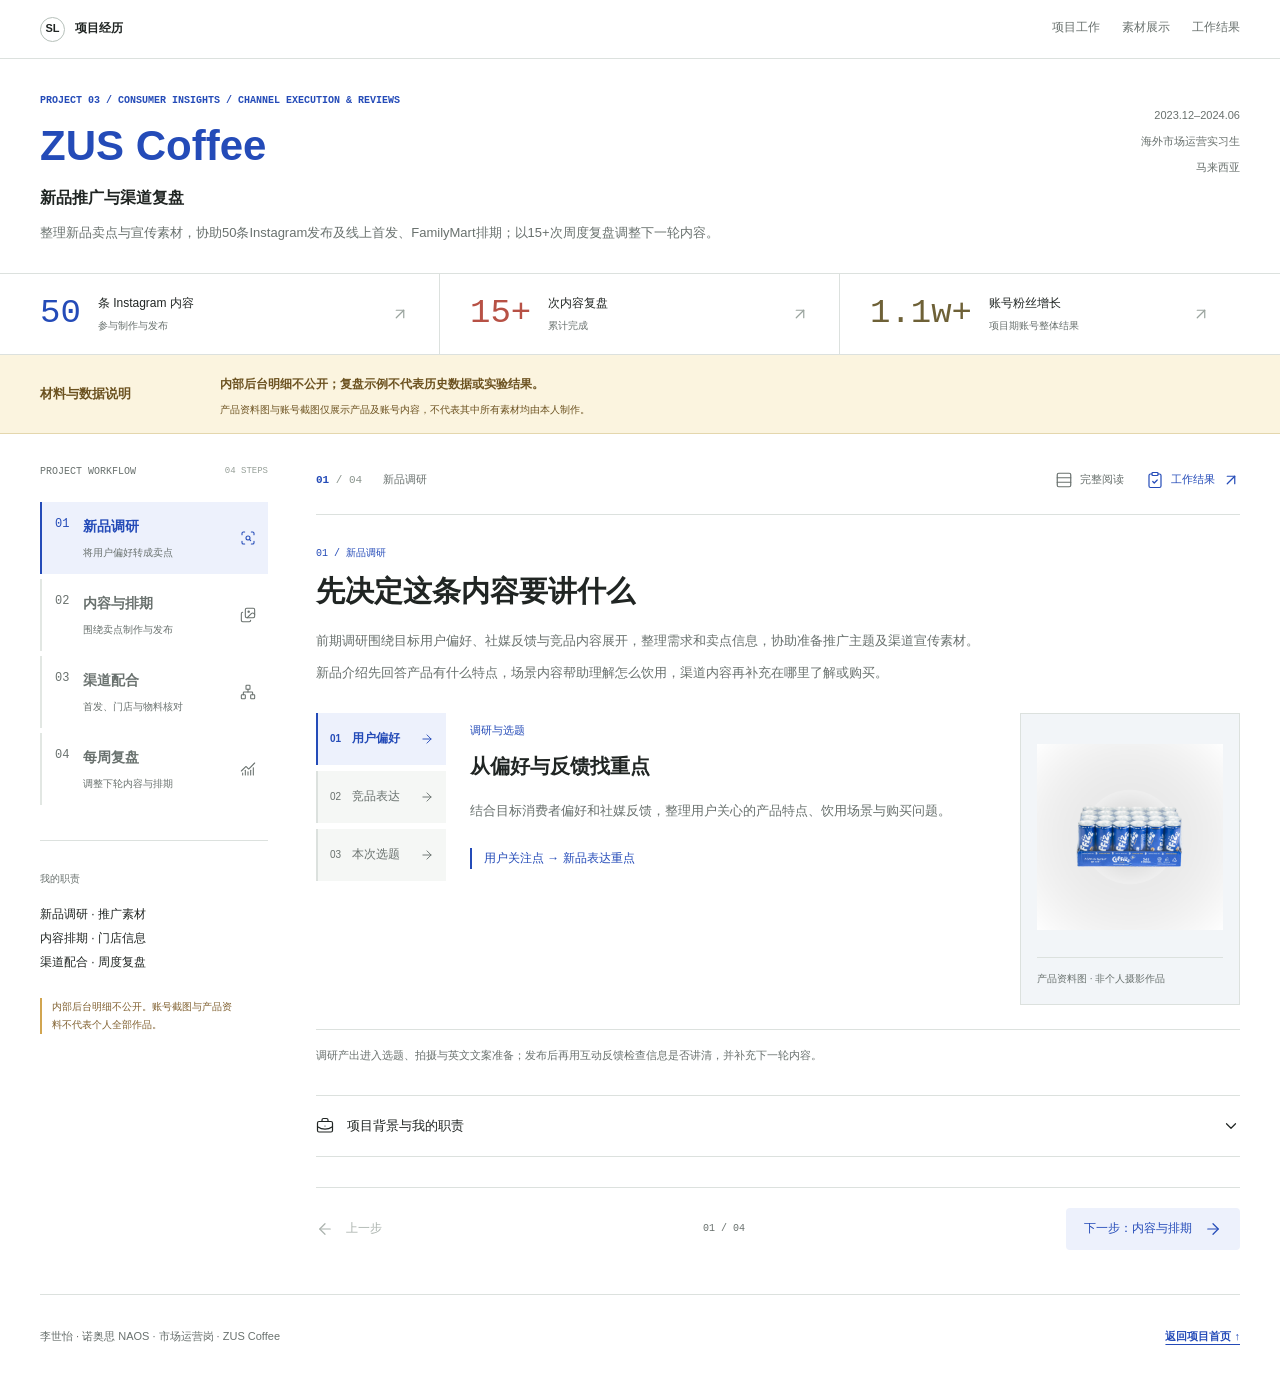
<file: docs/projects/zus-everywhere/case_study.html>
<!doctype html>
<html lang="zh-CN">
<head>
  <meta charset="UTF-8">
  <meta name="viewport" content="width=device-width, initial-scale=1">
  <meta name="description" content="ZUS Coffee新品推广与渠道复盘：从消费者偏好与竞品内容提炼卖点，协助50条Instagram制作发布，配合线上首发及FamilyMart门店传播，持续复盘与优化。">
  <title>ZUS Coffee新品推广与渠道复盘 | 李世怡 · 诺奥思 NAOS 市场运营岗</title>
  <style>
    :root { --ink: #202a38; --blue: #1645c3; --pink: #ad3168; --teal: #08786a; --gold: #805e13; --yellow: #ffe083; --line: #d9e0e8; --muted: #596777; --soft: #f4f6f9; }
    * { box-sizing: border-box; }
    html { scroll-behavior: smooth; scroll-padding-top: 86px; }
    body { margin: 0; color: var(--ink); background: #fff; font: 16px/1.8 Inter, -apple-system, BlinkMacSystemFont, "Segoe UI", "PingFang SC", "Microsoft YaHei", sans-serif; letter-spacing: 0; }
    h1, h2, h3, h4, p, figure { margin: 0; }
    h1, h2, h3, h4 { line-height: 1.4; letter-spacing: 0; text-wrap: balance; }
    p { overflow-wrap: anywhere; }
    a { color: inherit; text-underline-offset: 4px; }
    img { display: block; max-width: 100%; height: auto; }
    button { font: inherit; cursor: pointer; touch-action: manipulation; }
    button, a { -webkit-tap-highlight-color: transparent; }
    [hidden] { display: none !important; }
    :focus-visible { outline: 3px solid var(--pink); outline-offset: 4px; }
    .wrap { width: min(1180px, calc(100% - 64px)); margin-inline: auto; }
    .skip-link { position: fixed; top: 10px; left: 10px; z-index: 100; padding: 8px 12px; background: #fff; transform: translateY(-160%); }
    .skip-link:focus { transform: none; }
    .nav { position: sticky; top: 0; z-index: 30; display: flex; align-items: center; justify-content: space-between; gap: 24px; min-height: 64px; padding: 0 max(32px, calc((100% - 1180px) / 2)); background: #fffffffa; border-bottom: 1px solid var(--line); }
    .brand { display: inline-flex; align-items: center; gap: 10px; color: var(--blue); text-decoration: none; font-size: 13px; font-weight: 750; white-space: nowrap; }
    .brand-mark { display: grid; place-items: center; width: 28px; height: 28px; border: 1px solid var(--blue); border-radius: 50%; font-size: 11px; }
    .nav-links { display: flex; gap: 22px; min-width: 0; overflow: auto; scrollbar-width: none; }
    .nav-links::-webkit-scrollbar { display: none; }
    .nav-links a { display: inline-flex; flex-shrink: 0; align-items: center; min-height: 44px; border-bottom: 2px solid transparent; color: var(--muted); text-decoration: none; font-size: 12px; }
    .nav-links a:hover, .nav-links a[aria-current="location"] { color: var(--blue); border-bottom-color: var(--blue); }
    .hero { position: relative; isolation: isolate; background: #d9e5ed; }
    .hero::before { content: ""; position: absolute; inset: 0; z-index: -1; background: linear-gradient(90deg, #f4f8fcfa 0%, #f4f8fcf5 36%, #f4f8fc75 60%, #f4f8fc00 80%), url("evidence/coffizz-launch.jpg") center 55% / cover no-repeat; }
    .hero-inner { padding-block: 55px 35px; }
    .eyebrow { margin-bottom: 20px; color: var(--blue); font-size: 11px; font-weight: 750; }
    h1 { color: var(--blue); font-size: 64px; line-height: 1.14; font-weight: 850; }
    h1 span { display: block; margin-top: 16px; color: var(--ink); font-size: 36px; line-height: 1.35; }
    .hero-copy { max-width: 570px; margin-top: 22px; color: #334558; font-size: 16px; line-height: 1.9; }
    .hero-meta { display: flex; flex-wrap: wrap; gap: 8px 20px; margin-top: 23px; font-size: 12px; color: #334558; }
    .hero-meta span { padding-left: 9px; border-left: 2px solid var(--blue); }
    .hero-source { max-width: 570px; margin-top: 28px; font-size: 10px; color: #3c4e5f; }
    .hero-source a { display: inline-flex; align-items: center; min-height: 32px; }
    .disclosure { background: var(--yellow); color: #362807; border-bottom: 1px solid #d9b759; }
    .disclosure-inner { display: grid; grid-template-columns: 205px 1fr; align-items: center; gap: 40px; padding-block: 21px; }
    .disclosure h2 { font-size: 18px; }
    .disclosure strong { font-size: 14px; }
    .disclosure p { font-size: 12px; margin-top: 5px; }
    .snapshot { border-bottom: 1px solid var(--line); }
    .metric-row { display: grid; grid-template-columns: repeat(3, minmax(0, 1fr)); }
    .metric { --accent: var(--blue); display: grid; grid-template-columns: auto 1fr; gap: 22px; align-items: center; padding: 28px; border-right: 1px solid var(--line); }
    .metric:first-child { padding-left: 0; }
    .metric:nth-child(2) { --accent: var(--teal); }
    .metric:last-child { --accent: var(--pink); border-right: 0; }
    .metric strong { color: var(--accent); font: 46px/1.2 "SFMono-Regular", Consolas, monospace; white-space: nowrap; }
    .metric b { display: block; font-size: 14px; }
    .metric small { display: block; font-size: 11px; color: var(--muted); margin-top: 4px; }
    .band { border-bottom: 1px solid var(--line); }
    .soft { background: var(--soft); }
    .section { padding-block: 74px; }
    .section-head { display: grid; grid-template-columns: .85fr 1.15fr; gap: 70px; margin-bottom: 34px; align-items: start; }
    .kicker { color: var(--blue); font-size: 11px; font-weight: 750; margin-bottom: 12px; }
    h2 { font-size: 36px; line-height: 1.35; }
    h3 { font-size: 22px; } h4 { font-size: 16px; }
    .lead { font-size: 15px; color: var(--muted); line-height: 1.95; padding-top: 3px; }
    .lead p + p { margin-top: 12px; }
    .roles { display: grid; grid-template-columns: repeat(3, minmax(0, 1fr)); gap: 30px; }
    .role { --accent: var(--blue); display: grid; grid-template-columns: 38px 1fr; gap: 18px; border-top: 3px solid var(--accent); padding-top: 24px; }
    .role:nth-child(2) { --accent: var(--pink); }
    .role:nth-child(3) { --accent: var(--teal); }
    .role > span { font: 28px/1.5 "SFMono-Regular", Consolas, monospace; color: var(--accent); }
    .role p { font-size: 13px; color: var(--muted); margin-top: 10px; }
    .research-grid { display: grid; grid-template-columns: repeat(3, minmax(0, 1fr)); gap: 30px; }
    .research-item { padding-top: 22px; border-top: 1px solid #b3bfcd; }
    .research-item > span { color: var(--blue); font: 12px/1.5 "SFMono-Regular", Consolas, monospace; }
    .research-item h3 { margin-top: 12px; }
    .research-item p { color: var(--muted); font-size: 14px; margin-top: 12px; }
    .research-item small { display: block; font-size: 11px; color: var(--gold); margin-top: 20px; }
    .research-note { padding-top: 24px; margin-top: 28px; border-top: 1px solid var(--line); font-size: 13px; color: var(--muted); }
    .workflow-heading { display: flex; justify-content: space-between; align-items: baseline; gap: 16px; flex-wrap: wrap; margin-bottom: 22px; }
    .workflow-heading h3 { font-size: 19px; }
    .example-label { font-size: 11px; color: var(--gold); font-weight: 650; }
    .workflow { display: grid; grid-template-columns: repeat(6, minmax(0, 1fr)); gap: 22px; list-style: none; margin: 0 0 38px; padding: 0; }
    .workflow li { --accent: var(--blue); position: relative; border-top: 3px solid var(--accent); padding-top: 20px; }
    .workflow li:nth-child(2), .workflow li:nth-child(5) { --accent: var(--pink); }
    .workflow li:nth-child(3), .workflow li:nth-child(6) { --accent: var(--teal); }
    .workflow li:not(:last-child)::after { content: "→"; position: absolute; right: -22px; top: -21px; color: var(--accent); font-size: 23px; background: #fff; padding-inline: 3px; }
    .workflow li > span { display: block; color: var(--accent); font: 29px/1.3 "SFMono-Regular", Consolas, monospace; margin-bottom: 12px; }
    .workflow h4 { font-size: 16px; }
    .workflow p { font-size: 12px; color: var(--muted); margin-top: 8px; }
    .tablist { display: flex; width: min(650px, 100%); padding: 4px; border: 1px solid #b7c4d4; background: #fff; border-radius: 6px; margin-bottom: 24px; }
    .tablist button { flex: 1; min-width: 0; min-height: 46px; padding: 8px 12px; border: 0; border-radius: 3px; color: var(--muted); background: transparent; font-size: 13px; }
    .tablist button[aria-selected="true"] { background: var(--blue); color: #fff; }
    .tablist button:hover:not([aria-selected="true"]) { background: var(--soft); color: var(--blue); }
    .panels { min-width: 0; }
    .panel { padding: 28px 0; border-block: 1px solid var(--line); min-width: 0; }
    .panel + .panel { margin-top: 24px; }
    .enhanced .panels { display: grid; }
    .enhanced .panel { grid-area: 1 / 1; margin: 0; }
    .enhanced .panel[aria-hidden="true"] { visibility: hidden; pointer-events: none; }
    .panel-heading { display: grid; grid-template-columns: 56px 1fr; align-items: center; gap: 20px; margin-bottom: 25px; }
    .panel-heading > span { color: var(--pink); font: 37px/1.2 "SFMono-Regular", Consolas, monospace; }
    .panel-heading small { display: block; font-size: 10px; color: var(--muted); margin-bottom: 7px; }
    .panel-heading h3 { font-size: 24px; }
    .panel-columns { display: grid; grid-template-columns: repeat(3, minmax(0, 1fr)); gap: 30px; }
    .panel-column { --accent: var(--blue); border-top: 3px solid var(--accent); padding-top: 17px; }
    .panel-column:nth-child(2) { --accent: var(--pink); }
    .panel-column:nth-child(3) { --accent: var(--teal); }
    .panel-column h4 { color: var(--accent); }
    .panel-column p { font-size: 14px; color: var(--muted); line-height: 1.9; margin-top: 11px; }
    .material-note { font-size: 11px; color: var(--muted); margin-top: 17px; }
    .evidence { display: grid; grid-template-columns: minmax(0, 1fr) minmax(0, 1fr); gap: 56px; align-items: start; margin-top: 50px; }
    .photo-link { display: block; cursor: zoom-in; border: 1px solid var(--line); background: #fff; }
    .photo-link:hover { outline: 3px solid var(--blue); outline-offset: -3px; }
    .feed img { width: 100%; aspect-ratio: 1206 / 2622; object-fit: contain; }
    figcaption { font-size: 11px; color: var(--muted); margin-top: 12px; }
    .evidence-copy { padding-top: 23px; border-top: 2px solid var(--ink); }
    .evidence-copy h3 { font-size: 27px; }
    .evidence-copy > p { margin-top: 16px; font-size: 14px; color: var(--muted); }
    .evidence-points { margin: 25px 0; }
    .evidence-points > div { padding-block: 16px; border-top: 1px solid var(--line); }
    .evidence-points dt { font-size: 14px; font-weight: 700; }
    .evidence-points dd { margin: 6px 0 0; font-size: 13px; color: var(--muted); }
    .image-note { padding: 16px 18px; margin-top: 20px; border-left: 3px solid #ae790b; background: var(--yellow); color: #362807; font-size: 12px; }
    .product-materials { display: grid; grid-template-columns: 1fr 1fr; gap: 18px; margin-top: 28px; }
    .product-materials img { width: 100%; aspect-ratio: 1; object-fit: contain; }
    .channel-steps { display: grid; grid-template-columns: repeat(3, minmax(0, 1fr)); gap: 30px; margin-bottom: 40px; }
    .channel-step { border-top: 3px solid var(--teal); padding-top: 22px; }
    .channel-step:nth-child(2) { border-color: var(--pink); }
    .channel-step:nth-child(3) { border-color: var(--blue); }
    .channel-step h3 { font-size: 21px; }
    .channel-step p { font-size: 13px; color: var(--muted); margin-top: 11px; }
    .review-intro { display: flex; justify-content: space-between; align-items: baseline; gap: 20px; flex-wrap: wrap; margin-bottom: 22px; }
    .review-intro h3 { font-size: 23px; }
    .review-note { padding: 15px 18px; background: #fff2c8; border-left: 3px solid #c79922; color: #604714; font-size: 12px; margin-bottom: 22px; }
    .results { background: #f1f7f4; }
    .result-list { list-style: none; margin: 0; padding: 0; border-top: 1px solid #b9d2c7; }
    .result-list li { display: grid; grid-template-columns: 55px .8fr 1.2fr; align-items: baseline; gap: 28px; padding-block: 26px; border-bottom: 1px solid #b9d2c7; }
    .result-list li > span { font: 22px/1.2 "SFMono-Regular", Consolas, monospace; color: var(--teal); }
    .result-list h3 { font-size: 22px; }
    .result-list p { font-size: 14px; color: var(--muted); }
    .scope-note { margin-top: 25px; font-size: 12px; color: #4b6258; }
    .scope-note strong { margin-right: 10px; color: #25654a; }
    .footer { padding-block: 22px; font-size: 11px; color: var(--muted); }
    .footer .wrap { display: flex; justify-content: space-between; gap: 20px; align-items: center; }
    .footer a { display: inline-flex; align-items: center; min-height: 44px; font-weight: 700; color: var(--blue); }
    @media (max-width: 1000px) {
      h1 { font-size: 55px; } h1 span { font-size: 32px; } h2 { font-size: 32px; }
      .hero-copy { max-width: 480px; }
      .metric { grid-template-columns: 1fr; gap: 9px; padding-inline: 22px; }
      .metric strong { font-size: 40px; }
      .section-head { gap: 36px; }
      .role { grid-template-columns: 30px 1fr; gap: 12px; } .role h3 { font-size: 20px; }
      .workflow { gap: 15px; } .workflow li:not(:last-child)::after { right: -19px; font-size: 20px; top: -19px; }
      .workflow h4 { font-size: 14px; }
      .evidence { gap: 30px; }
      .product-materials { gap: 12px; }
    }
    @media (max-width: 760px) {
      html { scroll-padding-top: 102px; }
      .wrap { width: calc(100% - 36px); }
      .nav { flex-direction: column; align-items: stretch; padding: 12px 18px 0; gap: 0; }
      .brand { font-size: 12px; } .brand-mark { width: 24px; height: 24px; }
      .nav-links { width: 100%; gap: 23px; } .nav-links a { font-size: 11px; }
      .hero::before { background-image: linear-gradient(90deg, #f4f8fcfa 0%, #f4f8fce8 48%, #f4f8fc85 100%), url("evidence/coffizz-launch.jpg"); background-position: center, 68% center; }
      .hero-inner { padding-block: 32px 22px; }
      h1 { font-size: 44px; } h1 span { margin-top: 14px; font-size: 27px; }
      .eyebrow { font-size: 10px; margin-bottom: 15px; }
      .hero-copy { font-size: 14px; margin-top: 17px; max-width: 390px; }
      .hero-meta { font-size: 10px; gap: 7px 14px; margin-top: 18px; }
      .hero-source { font-size: 10px; margin-top: 16px; }
      .disclosure-inner { grid-template-columns: 1fr; gap: 8px; padding-block: 18px; }
      .disclosure h2 { font-size: 18px; } .disclosure strong { font-size: 12px; } .disclosure p { font-size: 11px; }
      .metric, .metric:first-child { padding: 22px 12px; }
      .metric:first-child { padding-left: 0; } .metric:last-child { padding-right: 0; }
      .metric strong { font-size: 30px; } .metric b { font-size: 12px; } .metric small { font-size: 10px; }
      .section { padding-block: 50px; }
      .section-head { grid-template-columns: 1fr; gap: 18px; margin-bottom: 28px; }
      h2 { font-size: 29px; } .kicker { font-size: 10px; margin-bottom: 10px; } .lead { font-size: 14px; }
      .roles, .research-grid { grid-template-columns: 1fr; gap: 24px; }
      .role { padding-top: 18px; grid-template-columns: 35px 1fr; gap: 15px; }
      .role h3 { font-size: 21px; } .role p { margin-top: 7px; }
      .research-item { padding-top: 18px; } .research-item h3 { font-size: 21px; margin-top: 8px; }
      .research-item p { margin-top: 8px; font-size: 13px; } .research-item small { margin-top: 12px; }
      .research-note { font-size: 12px; padding-top: 20px; margin-top: 25px; }
      .workflow-heading h3 { font-size: 18px; } .example-label { font-size: 10px; }
      .workflow { grid-template-columns: 1fr; gap: 0; margin-bottom: 28px; }
      .workflow li { border-top: 0; border-left: 2px solid var(--accent); padding: 0 0 24px 54px; margin-left: 9px; }
      .workflow li:last-child { padding-bottom: 0; }
      .workflow li > span { position: absolute; top: 1px; left: 14px; font-size: 21px; }
      .workflow h4 { font-size: 17px; } .workflow p { margin-top: 6px; }
      .workflow li:not(:last-child)::after { content: "↓"; top: auto; bottom: 0; left: -10px; right: auto; font-size: 20px; padding: 0; }
      .tablist { width: 100%; margin-bottom: 20px; } .tablist button { font-size: 12px; padding-inline: 6px; }
      .panel { padding-block: 22px; }
      .panel-heading { grid-template-columns: 38px 1fr; gap: 15px; margin-bottom: 20px; }
      .panel-heading > span { font-size: 29px; } .panel-heading h3 { font-size: 21px; }
      .panel-columns { grid-template-columns: 1fr; gap: 23px; }
      .panel-column { padding-top: 15px; } .panel-column p { font-size: 13px; margin-top: 9px; }
      .material-note { font-size: 10px; }
      .evidence { grid-template-columns: 1fr; gap: 26px; margin-top: 35px; }
      .evidence-copy { padding-top: 19px; } .evidence-copy h3 { font-size: 25px; }
      .evidence-copy > p { font-size: 13px; }
      .product-materials { gap: 16px; }
      .channel-steps { grid-template-columns: 1fr; gap: 24px; margin-bottom: 30px; }
      .channel-step { padding-top: 18px; } .channel-step p { margin-top: 8px; }
      .review-intro { gap: 8px; } .review-intro h3 { font-size: 21px; }
      .review-note { font-size: 11px; padding: 14px 16px; }
      .result-list li { grid-template-columns: 32px 1fr; gap: 10px 16px; padding-block: 23px; }
      .result-list li > span { font-size: 19px; } .result-list h3 { font-size: 21px; }
      .result-list p { grid-column: 2; font-size: 13px; }
      .scope-note { font-size: 11px; } .scope-note strong { display: block; margin-bottom: 6px; }
      .footer .wrap { flex-direction: column; align-items: flex-start; gap: 6px; }
    }
    @media (max-width: 360px) { .metric strong { font-size: 26px; } .nav-links { gap: 17px; } }
    @media (prefers-reduced-motion: reduce) { html { scroll-behavior: auto; } }
  </style>
  <link rel="stylesheet" href="../ai-news-dashboard/case-study-workspace.css">
  <link rel="stylesheet" href="../project-workspace.css">
  <link rel="stylesheet" href="../market-workspace.css">
</head>
<body>
  <a class="skip-link" href="#overview">跳至项目内容</a>
  <nav class="nav" aria-label="页面导航">
    <a class="brand" href="../../" aria-label="返回作品集首页"><span class="brand-mark">SL</span><span>李世怡 · 诺奥思 NAOS · 市场运营岗</span></a>
    <div class="nav-links"><a href="#overview">我的职责</a><a href="#research">内容调研</a><a href="#content">内容执行</a><a href="#review">渠道复盘</a><a href="#results">工作结果</a></div>
  </nav>
  <main>
    <header class="hero">
      <div class="wrap hero-inner">
        <p class="eyebrow">PROJECT 03 / CHANNEL EXECUTION · WEEKLY REVIEW</p>
        <h1>ZUS Coffee<span>新品推广<br>与渠道复盘</span></h1>
        <p class="hero-copy">整理新品卖点与宣传素材，协助50条Instagram发布及线上首发、FamilyMart排期；以15+次周度复盘调整下一轮内容。</p>
        <div class="hero-meta"><span>2023.12–2024.06</span><span>海外市场运营实习生</span><span>马来西亚</span></div>
        <p class="hero-source">COFFIZZ 产品资料图 · 非个人摄影作品 · <a href="https://siakapkeli.my/articles/zus-coffee-perkenalkan-coffizz-kopi-berkarbonat-halal-dalam-tin-pertama-di-malaysia" target="_blank" rel="noopener noreferrer">原图片来源 ↗</a></p>
      </div>
    </header>
    <aside class="disclosure" aria-labelledby="disclosure-title">
      <div class="wrap disclosure-inner"><h2 id="disclosure-title">材料与数据说明</h2><div><strong>内部后台明细不公开；复盘示例不代表历史数据或实验结果。</strong><p>产品资料图与账号截图仅展示产品及账号内容，不代表其中所有素材均由本人制作。</p></div></div>
    </aside>
    <div class="snapshot" aria-label="工作量与账号结果">
      <div class="wrap metric-row">
        <div class="metric"><strong>50</strong><div><b>条 Instagram 内容</b><small>协助制作与发布的内容条数</small></div></div>
        <div class="metric"><strong>15+</strong><div><b>次内容复盘</b><small>每周监测、累计输出复盘</small></div></div>
        <div class="metric"><strong>1.1w+</strong><div><b>账号粉丝增长</b><small>项目期账号整体结果</small></div></div>
      </div>
    </div>

    <section class="band" id="overview"><div class="wrap section">
      <div class="section-head"><div><p class="kicker">01 / 项目背景与职责</p><h2>将推广准备<br>接上渠道执行与复盘</h2></div><div class="lead"><p>在 ZUS Coffee 担任海外市场运营实习生期间，我参与新品前期调研，整理需求、卖点与宣传素材；协助Instagram选题、拍摄剪辑和英文文案，配合线上首发及FamilyMart推广。</p><p>整理门店信息、素材与发布排期，发布后每周监测触达、互动及粉丝变化；比较不同主题和节奏的表现，将建议带回下一轮内容与排期。</p></div></div>
      <div class="roles">
        <article class="role"><span>01</span><div><h3>新品推广准备</h3><p>结合用户偏好、社媒反馈与竞品内容，整理需求、卖点信息及渠道宣传素材。</p></div></article>
        <article class="role"><span>02</span><div><h3>跨渠道执行</h3><p>协助50条Instagram内容发布，配合线上首发及FamilyMart的素材、门店信息与排期整理。</p></div></article>
        <article class="role"><span>03</span><div><h3>每周监控与复盘</h3><p>跟踪内容触达、互动及粉丝变化，累计输出15+次复盘，比较主题与发布节奏并提出建议。</p></div></article>
      </div>
    </div></section>

    <section class="band soft" id="research"><div class="wrap section">
      <div class="section-head"><div><p class="kicker">02 / 新品调研与卖点</p><h2>把消费者偏好<br>转成内容重点</h2></div><div class="lead"><p>前期调研围绕目标用户偏好、社媒反馈与竞品内容展开，整理需求和卖点信息，协助准备推广主题及渠道宣传素材。</p><p>新品介绍先回答产品有什么特点，场景内容帮助理解怎么饮用，渠道内容再补充在哪里了解或购买。</p></div></div>
      <div class="research-grid">
        <article class="research-item"><span>01 / 消费者</span><h3>从偏好与反馈找重点</h3><p>结合目标消费者偏好和社媒反馈，整理用户关心的产品特点、饮用场景与购买问题。</p><small>用户关注点 → 新品表达重点</small></article>
        <article class="research-item"><span>02 / 竞品</span><h3>观察新品内容怎么呈现</h3><p>参考竞品的新品介绍、场景画面和渠道说明，判断哪些表达适合目标用户与本次传播。</p><small>竞品内容观察 → 选题与形式参考</small></article>
        <article class="research-item"><span>03 / 卖点</span><h3>把信息转成制作任务</h3><p>结合产品资料与首发安排，整理主要卖点、画面方向、英文文案和渠道信息，形成后续制作与发布的准备材料。</p><small>需求与卖点信息 → 推广主题及宣传素材</small></article>
      </div>
      <p class="research-note">调研产出进入选题、拍摄与英文文案准备；发布后再用互动反馈检查信息是否讲清，并补充下一轮内容。</p>
    </div></section>

    <section class="band" id="content"><div class="wrap section">
      <div class="section-head"><div><p class="kicker">03 / Instagram 内容执行</p><h2>卖点、场景与渠道<br>一起进入内容</h2></div><div class="lead"><p>协助完成50条Instagram内容发布，参与选题、拍摄、剪辑、英文文案、hashtag与素材整理。</p><p>让产品画面、英文表达与发布目的相互对应：新品介绍讲清卖点，生活场景增加理解，购买信息承接兴趣。</p></div></div>
      <div class="workflow-heading"><h3>内容工作流程</h3><span class="example-label">工作环节整理 · 非历史排期记录</span></div>
      <ol class="workflow" aria-label="内容工作流程">
        <li><span>01</span><h4>消费者与竞品调研</h4><p>整理偏好与互动反馈</p></li>
        <li><span>02</span><h4>选题与文案</h4><p>准备卖点和英文表达</p></li>
        <li><span>03</span><h4>拍摄与剪辑</h4><p>参与画面与视频制作</p></li>
        <li><span>04</span><h4>素材、门店与排期</h4><p>核对渠道信息和发布时间</p></li>
        <li><span>05</span><h4>内容发布</h4><p>整理文案、标签与素材</p></li>
        <li><span>06</span><h4>每周复盘</h4><p>比较主题与节奏，回流建议</p></li>
      </ol>
      <div class="tabbed" data-tab-group="content">
        <div class="tablist" role="tablist" aria-label="三类内容工作" hidden>
          <button id="content-tab-product" type="button" role="tab" aria-controls="content-product">新品介绍</button>
          <button id="content-tab-scene" type="button" role="tab" aria-controls="content-scene">生活场景</button>
          <button id="content-tab-channel" type="button" role="tab" aria-controls="content-channel">购买信息</button>
        </div>
        <div class="panels">
          <article class="panel" id="content-product"><div class="panel-heading"><span>01</span><div><small>新品介绍</small><h3>把产品信息说明白</h3></div></div><div class="panel-columns">
            <div class="panel-column"><h4>要传达什么</h4><p>新品是什么，有哪些值得关注的产品特点，以及本次发布需要说明的信息。</p></div>
            <div class="panel-column"><h4>参与的工作</h4><p>整理产品卖点，参与相关选题、拍摄剪辑与英文文案，配合素材准备。</p></div>
            <div class="panel-column"><h4>内容表达重点</h4><p>产品画面与文案相互对应，产品名称、信息和发布主题保持一致。</p></div>
          </div></article>
          <article class="panel" id="content-scene"><div class="panel-heading"><span>02</span><div><small>生活场景内容</small><h3>让画面贴近使用情境</h3></div></div><div class="panel-columns">
            <div class="panel-column"><h4>要传达什么</h4><p>产品可以出现在哪些日常情境中，让内容不只停留在包装和卖点介绍。</p></div>
            <div class="panel-column"><h4>参与的工作</h4><p>结合选题参与拍摄、剪辑与英文文案，整理不同版本和发布所需素材。</p></div>
            <div class="panel-column"><h4>内容表达重点</h4><p>让产品、场景和文字围绕同一个主题，避免画面与文案各说各的。</p></div>
          </div></article>
          <article class="panel" id="content-channel"><div class="panel-heading"><span>03</span><div><small>购买信息传播</small><h3>把购买信息补充清楚</h3></div></div><div class="panel-columns">
            <div class="panel-column"><h4>要传达什么</h4><p>新品的线上发布与线下渠道信息，让感兴趣的用户知道在哪里了解或购买。</p></div>
            <div class="panel-column"><h4>参与的工作</h4><p>配合线上首发及 FamilyMart 传播，协助整理宣传素材、门店信息与发布排期。</p></div>
            <div class="panel-column"><h4>内容表达重点</h4><p>核对产品名称、渠道说明与发布时间，避免信息遗漏或前后不一致。</p></div>
          </div></article>
        </div>
      </div>
      <p class="material-note">三类内容为工作说明的组织方式，不代表三组对照实验；未展示单条内容的后台数据或转化结论。</p>
      <div class="evidence">
        <figure class="feed"><a class="photo-link" href="../../works/covers/zus-everywhere.jpg" target="_blank" rel="noopener noreferrer" aria-label="查看 ZUS Everywhere 账号截图原图"><img src="../../works/covers/zus-everywhere.jpg" width="1206" height="2622" alt="ZUS Everywhere Instagram 账号截图，包含产品、场景及活动内容" loading="lazy"></a><figcaption>账号截图 · 保留原貌 · 不代表其中所有内容均由本人制作</figcaption></figure>
        <div class="evidence-copy">
          <p class="kicker">账号内容与产品资料</p><h3>画面、英文文案<br>和发布信息一起准备</h3>
          <p>账号截图呈现了产品、生活场景和活动等内容。我的参与范围以本页说明的选题、拍摄剪辑、英文文案及发布配合为准。</p>
          <dl class="evidence-points">
            <div><dt>画面与视频</dt><dd>参与拍摄和剪辑，围绕选题准备相应素材。</dd></div>
            <div><dt>英文文案与标签</dt><dd>参与英文 caption、hashtag 与产品信息整理。</dd></div>
            <div><dt>素材与发布时间</dt><dd>协助整理素材版本，配合发布排期与信息确认。</dd></div>
          </dl>
          <p class="image-note">材料说明：账号截图用于呈现整体内容风格；下方为产品资料图，并非个人摄影或设计作品。</p>
          <div class="product-materials">
            <figure><a class="photo-link" href="evidence/coffizz-product.png" target="_blank" rel="noopener noreferrer" aria-label="查看 COFFIZZ 产品资料原图"><img src="evidence/coffizz-product.png" width="1080" height="1080" alt="COFFIZZ 产品资料图" loading="lazy"></a><figcaption>COFFIZZ 产品资料图</figcaption></figure>
            <figure><a class="photo-link" href="evidence/coffizz-carton.png" target="_blank" rel="noopener noreferrer" aria-label="查看 COFFIZZ 包装资料原图"><img src="evidence/coffizz-carton.png" width="1080" height="1080" alt="COFFIZZ 外箱包装资料图" loading="lazy"></a><figcaption>COFFIZZ 包装资料图</figcaption></figure>
          </div>
        </div>
      </div>
    </div></section>

    <section class="band soft" id="review"><div class="wrap section">
      <div class="section-head"><div><p class="kicker">04 / 渠道执行与每周监控</p><h2>素材、门店与排期<br>接上每周数据复盘</h2></div><div class="lead"><p>配合新品线上首发及FamilyMart线下渠道传播，协助整理宣传素材、门店信息与发布排期，核对产品、渠道说明和发布时间。</p><p>每周跟踪内容触达、互动及粉丝变化，累计输出15+次复盘，比较不同主题与发布节奏。将购买信息疑问补回文案，把建议带回下一轮内容和排期。</p></div></div>
      <div class="channel-steps">
        <article class="channel-step"><h3>发布前：统一上市信息</h3><p>整理首发素材、FamilyMart门店信息及排期，检查产品名称、渠道说明与时间是否一致。</p></article>
        <article class="channel-step"><h3>发布后：每周监控</h3><p>跟踪可获取的触达、互动及粉丝变化，比较主题与发布节奏，整理卖点、场景和购买信息反馈。</p></article>
        <article class="channel-step"><h3>复盘后：更新内容与排期</h3><p>把信息缺口补回文案和素材，提出主题与发布时间调整建议，再观察下一轮表现。</p></article>
      </div>
      <div class="review-intro"><h3>复盘时，如何考虑下一步</h3><span class="example-label">复盘思路示意 · 非历史数据结论</span></div>
      <p class="review-note">以下是问题处理思路，不是历史用户原话、真实数据对比或已经验证的优化效果。数据有变化时，先核对内容、时间与其他影响因素，再讨论调整。</p>
      <div class="tabbed" data-tab-group="review">
        <div class="tablist" role="tablist" aria-label="复盘思路示例" hidden>
          <button id="review-tab-info" type="button" role="tab" aria-controls="review-info">购买地点询问</button>
          <button id="review-tab-response" type="button" role="tab" aria-controls="review-response">内容表现变化</button>
          <button id="review-tab-product" type="button" role="tab" aria-controls="review-product">产品问题反馈</button>
        </div>
        <div class="panels">
          <article class="panel" id="review-info"><div class="panel-heading"><span>01</span><div><small>示例情境</small><h3>评论里出现购买地点询问</h3></div></div><div class="panel-columns">
            <div class="panel-column"><h4>关注什么信息</h4><p>用户具体询问哪个产品、哪个地区或哪类购买渠道，不直接把询问当作成交。</p></div>
            <div class="panel-column"><h4>还需要核对什么</h4><p>检查原帖是否说明购买渠道，以及现有门店或购买入口信息是否仍然准确。</p></div>
            <div class="panel-column"><h4>可以怎样调整</h4><p>在信息确认后补充渠道说明，并在后续相关内容中更清楚地呈现购买信息。</p></div>
          </div></article>
          <article class="panel" id="review-response"><div class="panel-heading"><span>02</span><div><small>示例情境</small><h3>一条内容的表现发生变化</h3></div></div><div class="panel-columns">
            <div class="panel-column"><h4>关注什么信息</h4><p>在相同观察时长下，查看可获取的触达和互动表现，避免只看某一个数字。</p></div>
            <div class="panel-column"><h4>还需要核对什么</h4><p>核对主题、形式、发布时间，以及是否有活动或额外推广等影响。</p></div>
            <div class="panel-column"><h4>可以怎样调整</h4><p>提出下一条内容的具体尝试，如调整开头或信息顺序，发布后继续观察，不提前承诺效果。</p></div>
          </div></article>
          <article class="panel" id="review-product"><div class="panel-heading"><span>03</span><div><small>示例情境</small><h3>用户对产品信息有疑问</h3></div></div><div class="panel-columns">
            <div class="panel-column"><h4>关注什么信息</h4><p>区分用户是在询问产品信息，还是表达个人偏好，不从少量评论推断全部用户。</p></div>
            <div class="panel-column"><h4>还需要核对什么</h4><p>回看原内容是否解释清楚，再核对产品资料，确认哪些信息可以补充。</p></div>
            <div class="panel-column"><h4>可以怎样调整</h4><p>把已确认的信息补充到文案或后续选题中，涉及不确定的问题先与团队确认。</p></div>
          </div></article>
        </div>
      </div>
    </div></section>

    <section class="band results" id="results"><div class="wrap section">
      <div class="section-head"><div><p class="kicker">05 / 工作结果与迭代</p><h2>渠道执行有安排<br>每周复盘有回流</h2></div><div class="lead"><p>新品调研形成卖点与素材准备，线上首发及FamilyMart推广落实到门店信息和排期，每周复盘再驱动内容调整。项目期协同带动账号粉丝增长1.1w+，为账号整体结果。</p></div></div>
      <ol class="result-list">
        <li><span>01</span><h3>协助50条内容发布</h3><p>参与选题、拍摄、剪辑、英文文案、hashtag与素材整理，支持新品上市传播。</p></li>
        <li><span>02</span><h3>输出15+次内容复盘</h3><p>每周跟踪触达、互动及粉丝变化，比较主题和节奏，将建议带回后续内容与排期。</p></li>
        <li><span>03</span><h3>账号粉丝增长1.1w+</h3><p>协同带动项目期账号整体增长，不单独归因于某条内容。</p></li>
      </ol>
      <p class="scope-note"><strong>统计范围</strong>参与发布的内容条数、累计完成的复盘次数及项目期账号粉丝增长；原始后台明细不作公开展示。</p>
    </div></section>
  </main>
  <footer class="footer"><div class="wrap"><span>李世怡 · 诺奥思 NAOS · 市场运营岗 · ZUS Coffee</span><a href="../../">返回项目首页 ↑</a></div></footer>
  <script>
    // Shared grid sizing keeps all tab states stable; without JS every panel is readable.
    document.querySelectorAll('[data-tab-group]').forEach(group => {
      const tablist = group.querySelector('[role="tablist"]');
      const tabs = [...tablist.querySelectorAll('[role="tab"]')];
      const panels = [...group.querySelectorAll('.panel')];
      function selectTab(tab) {
        tabs.forEach(item => {
          const selected = item === tab;
          item.setAttribute('aria-selected', String(selected));
          item.tabIndex = selected ? 0 : -1;
        });
        panels.forEach(panel => {
          const selected = panel.id === tab.getAttribute('aria-controls');
          panel.setAttribute('aria-hidden', String(!selected));
          panel.inert = !selected;
        });
      }
      panels.forEach((panel, index) => {
        panel.setAttribute('role', 'tabpanel');
        panel.setAttribute('aria-labelledby', tabs[index].id);
      });
      group.classList.add('enhanced');
      tablist.hidden = false;
      selectTab(tabs[0]);
      tabs.forEach((tab, index) => {
        tab.addEventListener('click', () => selectTab(tab));
        tab.addEventListener('keydown', event => {
          let next;
          if (event.key === 'ArrowRight') next = (index + 1) % tabs.length;
          if (event.key === 'ArrowLeft') next = (index - 1 + tabs.length) % tabs.length;
          if (event.key === 'Home') next = 0;
          if (event.key === 'End') next = tabs.length - 1;
          if (next === undefined) return;
          event.preventDefault();
          selectTab(tabs[next]);
          tabs[next].focus();
        });
      });
    });
    if ('IntersectionObserver' in window) {
      const links = [...document.querySelectorAll('.nav-links a')];
      const observer = new IntersectionObserver(entries => {
        const visible = entries.filter(entry => entry.isIntersecting).sort((a, b) => a.boundingClientRect.top - b.boundingClientRect.top)[0];
        if (!visible) return;
        links.forEach(link => {
          if (link.hash === '#' + visible.target.id) link.setAttribute('aria-current', 'location');
          else link.removeAttribute('aria-current');
        });
      }, { rootMargin: '-110px 0px -55% 0px' });
      links.forEach(link => observer.observe(document.querySelector(link.hash)));
    }
  </script>
  <script src="../ai-news-dashboard/lucide.min.js"></script>
  <script src="../project-workspace.js" data-project="zus"></script>
</body>
</html>
</file>
<file: docs/projects/ai-news-dashboard/case-study-workspace.css>
:root { --ink: #202523; --muted: #69716e; --line: #dce1de; --soft: #f5f7f5; --blue: #126c62; --cyan: #126c62; --pink: #bd514d; }
.project-subtitle { margin-top: 10px; font-size: 20px; }
.hero h1 span { font-size: 36px; }
.need-tabs, .chart-tabs { display: flex; gap: 0; border-bottom: 1px solid var(--line); }
.need-tabs button, .chart-tabs button { border: 0; border-bottom: 2px solid transparent; background: none; padding: 12px 15px; color: var(--muted); font-size: 13px; }
.need-tabs [aria-selected="true"], .chart-tabs [aria-selected="true"] { border-bottom-color: var(--cyan); color: var(--cyan); font-weight: 700; }
.need-explorer { display: grid; grid-template-columns: minmax(0, 1fr) 230px; gap: 40px; }
.need-label { margin-top: 26px; font-size: 11px; color: var(--muted); }
.need-question { margin-top: 8px; font-size: 23px; }
.need-decisions { margin: 23px 0 0; }
.need-decisions > div { display: grid; grid-template-columns: 64px minmax(0, 1fr); gap: 18px; border-top: 1px solid var(--line); padding-block: 14px; font-size: 13px; }
.need-decisions dt { color: var(--muted); }
.need-decisions dd { margin: 0; }
.need-evidence { padding: 15px; background: #f0f3f0; border: 1px solid var(--line); }
.need-evidence img { height: 270px; object-fit: contain; }
.need-evidence figcaption { margin-top: 16px; border-top: 1px solid var(--line); padding-top: 12px; }
.need-evidence figcaption span { font-size: 10px; }
.need-evidence strong { font-size: 12px; margin-top: 4px; }
.need-source { margin-top: 24px; font-size: 11px; color: var(--muted); }
.interactive-case { background: #fff; }
.interactive-case svg.lucide { width: 18px; height: 18px; flex: 0 0 auto; }
.interactive-case .report, .interactive-case .hero-inner, .interactive-case .metric-strip { width: min(1280px, calc(100% - 80px)); }
.interactive-case .site-nav { min-height: 58px; padding: 0 max(40px, calc((100% - 1280px) / 2)); color: var(--ink); background: #fffffff5; border-bottom-color: var(--line); }
.interactive-case .brand-mark { border-color: #b6c0ba; width: 25px; height: 25px; }
.interactive-case .nav-brand { font-size: 12px; }
.interactive-case .nav-links a { color: var(--muted); min-height: 58px; gap: 5px; }
.interactive-case .nav-links a.active, .interactive-case .nav-links a:hover { color: var(--cyan); border-bottom-color: var(--cyan); }
.interactive-case .hero { min-height: 0; background: #fff; color: var(--ink); border-bottom: 1px solid var(--line); }
.interactive-case .hero::before { display: none; }
.interactive-case .hero-inner { position: relative; padding-block: 34px 28px; }
.interactive-case .eyebrow { margin-bottom: 13px; color: var(--cyan); font: 600 10px/1.5 "SFMono-Regular", Consolas, monospace; }
.interactive-case h1 { font-size: 42px; line-height: 1.2; font-weight: 760; }
.interactive-case h1 span { display: inline-block; margin-left: 14px; padding-left: 20px; border-left: 1px solid #acb9b1; font-size: 26px; font-weight: 500; vertical-align: middle; }
.interactive-case .project-subtitle { font-size: 16px; font-weight: 650; margin-top: 13px; }
.interactive-case .hero-copy { color: var(--muted); font-size: 13px; line-height: 1.8; margin-top: 8px; max-width: 730px; }
.interactive-case .hero-meta { position: absolute; right: 0; top: 47px; margin: 0; display: grid; gap: 6px; font-size: 11px; color: var(--muted); }
.interactive-case .hero-meta span { border: none; padding: 0; text-align: right; }
.interactive-case .metric-strip { grid-template-columns: repeat(3, minmax(0, 1fr)); }
.summary-stat { display: flex; align-items: center; gap: 20px; padding: 20px 30px; border-right: 1px solid var(--line); text-decoration: none; }
.summary-stat:first-child { padding-left: 0; }
.summary-stat:last-child { border: 0; }
.summary-stat > strong { font: 500 36px/1.2 "SFMono-Regular", Consolas, monospace; color: var(--cyan); white-space: nowrap; }
.summary-stat:nth-child(2) > strong { color: #b75145; }
.summary-stat:nth-child(3) > strong { color: #6e6137; }
.summary-stat > strong span { font-size: 21px; }
.summary-stat > strong small { font: 11px sans-serif; margin-right: 3px; }
.summary-stat > span { font-size: 12px; }
.summary-stat > span small { display: block; color: var(--muted); font-size: 10px; margin-top: 3px; }
.summary-stat > svg { margin-left: auto; color: #9aa49e; transition: transform .2s; }
.summary-stat:hover svg { transform: translate(2px, -2px); color: var(--ink); }
.workspace { display: grid; grid-template-columns: 228px minmax(0, 1fr); gap: 48px; padding-top: 30px; padding-bottom: 40px; scroll-margin-top: 78px; align-items: start; }
.workspace-rail { position: sticky; top: 83px; }
.rail-label { display: flex; align-items: center; justify-content: space-between; margin-bottom: 23px; font: 10px/1.5 "SFMono-Regular", Consolas, monospace; color: var(--muted); }
.rail-label span { color: #97a099; font-size: 9px; }
.workflow-tabs { display: grid; gap: 5px; }
.workflow-tabs button { position: relative; display: flex; align-items: center; gap: 14px; min-height: 72px; padding: 12px 12px 12px 13px; text-align: left; border: 0; border-left: 2px solid #e2e7e3; background: #fff; color: var(--muted); }
.workflow-tabs button[aria-selected="true"] { border-left-color: var(--cyan); background: #edf4ef; color: #174d3f; }
.workflow-tabs button:hover { background: #f4f7f4; }
.step-number { font: 12px/1.4 "SFMono-Regular", Consolas, monospace; align-self: flex-start; padding-top: 2px; }
.step-text { min-width: 0; }
.step-text strong { display: block; font-size: 14px; font-weight: 650; }
.step-text small { display: block; margin-top: 4px; font-size: 10px; font-weight: 400; color: var(--muted); }
.workflow-tabs button > svg { margin-left: auto; width: 16px !important; height: 16px !important; }
.rail-ownership { margin-top: 35px; padding-top: 22px; border-top: 1px solid var(--line); }
.rail-ownership > span { font-size: 10px; color: var(--muted); }
.rail-ownership p { margin-top: 10px; font-size: 12px; line-height: 2; }
.rail-note { color: #80602f; border-left: 2px solid #d1a550; padding-left: 10px; margin-top: 24px; font-size: 10px; max-width: 195px; }
.workspace-body { min-width: 0; }
.workspace-toolbar { display: flex; align-items: center; justify-content: space-between; gap: 12px; min-height: 34px; margin-bottom: 26px; padding-bottom: 18px; border-bottom: 1px solid var(--line); }
.workspace-breadcrumb { color: #89938c; font: 11px/1.5 "SFMono-Regular", Consolas, monospace; }
.workspace-breadcrumb b { color: var(--cyan); font-weight: 700; }
.workspace-breadcrumb > span { font: 11px sans-serif; color: var(--muted); margin-left: 14px; }
.workspace-actions { display: flex; align-items: center; gap: 22px; }
.workspace-actions a, .workspace-actions button { display: flex; align-items: center; gap: 7px; min-height: 32px; padding: 0; border: 0; background: transparent; color: var(--muted); text-decoration: none; font-size: 11px; }
.workspace-actions .tool-link { color: var(--cyan); }
.workspace-actions a:hover, .workspace-actions button:hover { color: var(--ink); }
.workflow-panel { min-width: 0; scroll-margin-top: 80px; }
.workflow-panel:focus { outline: none; }
.workflow-panel:focus-visible { outline: 2px solid var(--cyan); outline-offset: 9px; }
.workflow-panel:not([hidden]) { animation: reveal-panel .22s ease-out; }
.workflow-panel .section { width: 100%; padding: 0; margin: 0; scroll-margin-top: 85px; }
.workflow-panel .section-head { grid-template-columns: 1fr; gap: 14px; margin-bottom: 28px; }
.workflow-panel .kicker { font: 10px/1.5 "SFMono-Regular", Consolas, monospace; margin-bottom: 9px; color: var(--cyan); }
.workflow-panel h2 { font-size: 29px; line-height: 1.4; font-weight: 700; }
.workflow-panel .section-lead { max-width: 760px; font-size: 13px; line-height: 1.85; }
.workflow-footer { display: flex; justify-content: space-between; align-items: center; gap: 12px; border-top: 1px solid var(--line); margin-top: 30px; padding-block: 20px 4px; }
.workflow-footer button { display: inline-flex; align-items: center; justify-content: center; gap: 12px; border: 0; min-height: 42px; padding: 9px 0; background: #fff; color: var(--cyan); font-size: 12px; }
.workflow-footer button:disabled { color: #aab2ad; cursor: default; }
.workflow-footer .step-next { background: #eaf2ec; padding-inline: 18px; border-radius: 4px; }
.workflow-footer .step-next:hover { background: #dceade; }
.step-position { font: 10px "SFMono-Regular", Consolas, monospace; color: var(--muted); }
.is-full-read .workflow-panel + .workflow-panel { border-top: 1px solid var(--line); margin-top: 45px; padding-top: 40px; }
.is-full-read .workflow-footer { display: none; }
.campaign-flow { padding-block: 20px; border-block: 1px solid var(--line); margin-bottom: 26px; }
.campaign-flow-label { display: flex; justify-content: space-between; gap: 12px; font-size: 11px; }
.campaign-flow-label span + span { color: var(--muted); font-size: 10px; }
.campaign-flow ol { display: grid; grid-template-columns: repeat(4, minmax(0, 1fr)); padding: 0; margin: 30px 0; list-style: none; }
.campaign-flow li { position: relative; min-width: 0; border-top: 1px solid #b7cbbd; padding: 20px 18px 0 0; }
.campaign-flow li > svg { display: block; color: var(--cyan); margin-bottom: 18px; }
.campaign-flow li > span { position: absolute; top: -10px; left: 0; padding-right: 8px; background: #fff; color: #5c7866; font: 10px "SFMono-Regular", Consolas, monospace; }
.campaign-flow li h3 { font-size: 16px; }
.campaign-flow li p { font-size: 11px; color: var(--muted); margin-top: 8px; }
.evidence-jump { display: inline-flex; align-items: center; gap: 16px; font-size: 12px; color: var(--cyan); text-decoration: none; }
.workflow-panel .campaign-brief { border: 0; padding: 0; }
.workflow-panel .campaign-brief h3 { font-size: 18px; margin-block: 6px 15px; }
.workflow-panel .campaign-note, .workflow-panel .case-takeaway { font-size: 12px; padding: 15px 0 15px 15px; border: 0; border-left: 2px solid var(--cyan); margin-block: 26px 0; }
.workflow-panel .campaign-note strong { display: block; margin-bottom: 6px; font-size: 11px; color: var(--cyan); }
.workflow-panel .materials-credit { margin: -7px 0 22px; font-size: 12px; color: #151a17; font-weight: 600; }
.creative-viewer { display: grid; grid-template-columns: 290px minmax(0, 1fr); gap: 38px; align-items: stretch; border-block: 1px solid var(--line); padding-block: 22px; }
.creative-image { position: relative; display: grid; place-items: center; min-width: 0; padding: 15px; background: #f1f3ef; height: 332px; }
.creative-image > img { width: 100%; height: 302px; object-fit: contain; }
.creative-zoom { display: grid; place-items: center; position: absolute; right: 8px; bottom: 8px; width: 36px; height: 36px; border: 1px solid #d9ded8; background: #ffffffee; border-radius: 4px; color: var(--ink); }
.creative-zoom:hover { background: #dcebdd; }
.creative-index { color: var(--cyan); font: 11px "SFMono-Regular", Consolas, monospace; margin-top: 7px; }
.creative-annotation h3 { font-size: 23px; margin-top: 12px; }
.creative-annotation dl, #channel-detail dl { margin: 20px 0 0; }
.creative-annotation dl > div, #channel-detail dl > div { padding-block: 11px; border-top: 1px solid var(--line); display: grid; grid-template-columns: 65px minmax(0, 1fr); gap: 14px; font-size: 12px; }
.creative-annotation dt, #channel-detail dt { color: var(--muted); }
.creative-annotation dd, #channel-detail dd { margin: 0; }
.creative-credit { margin-top: 13px; color: var(--muted); font-size: 10px; }
.workflow-panel .material-group { margin-top: 24px; }
.workflow-panel .material-group + .material-group { padding-top: 0; border: 0; margin-top: 24px; }
.workflow-panel .material-group-head { margin-bottom: 12px; }
.workflow-panel .material-group-head h4 { font-size: 12px; font-weight: 600; }
.workflow-panel .material-group-head > span { font-size: 10px; }
.workflow-panel .journey-material-grid { grid-template-columns: repeat(4, minmax(0, 1fr)); gap: 15px; }
.workflow-panel .campaign-material-visual { max-width: none; height: 96px; padding: 8px; border: 1px solid var(--line); background: #f7f8f5; transition: border-color .18s, background .18s; }
.workflow-panel .campaign-material-visual a { cursor: pointer; }
.workflow-panel .campaign-material-visual a:hover { outline: none; }
.workflow-panel .campaign-material-visual:has(a:focus-visible) { outline: 2px solid var(--cyan); }
.workflow-panel .campaign-material.is-selected .campaign-material-visual { border: 2px solid var(--cyan); padding: 7px; background: #eaf1e8; }
.workflow-panel .campaign-material figcaption { display: block; border: 0; margin-top: 7px; padding: 0; }
.workflow-panel .campaign-material figcaption b, .workflow-panel .campaign-material figcaption span { display: none; }
.workflow-panel .campaign-material figcaption strong { font-size: 11px; font-weight: 500; text-align: center; }
.workflow-panel .campaign-material.is-selected figcaption strong { color: var(--cyan); font-weight: 700; }
.evidence-drawer { margin-top: 30px; border-block: 1px solid var(--line); }
.evidence-drawer > summary { display: flex; align-items: center; gap: 13px; padding: 18px 0; font-size: 13px; cursor: pointer; list-style: none; }
.evidence-drawer > summary::-webkit-details-marker { display: none; }
.evidence-drawer > summary > span { flex: 1; }
.evidence-drawer > summary small { margin-left: 14px; font-size: 10px; color: #80602f; }
.evidence-drawer > summary > svg:last-child { transition: transform .2s; }
.evidence-drawer[open] > summary > svg:last-child { transform: rotate(180deg); }
.evidence-drawer > .section { padding-block: 12px 25px; }
.evidence-drawer h2 { font-size: 23px; }
.workflow-panel .channel-map { grid-template-columns: 170px minmax(0, 1fr); gap: 32px; padding-block: 0 24px; align-items: stretch; border-bottom: 1px solid var(--line); }
.channel-select { display: grid; align-content: start; gap: 6px; }
.channel-select button { display: flex; gap: 12px; align-items: center; min-height: 52px; padding: 12px; border: 0; border-left: 2px solid var(--line); color: var(--muted); font-size: 13px; background: var(--soft); text-align: left; }
.channel-select button > span { font-size: 10px; }
.channel-select button > svg { margin-left: auto; width: 14px !important; }
.channel-select [aria-selected="true"] { background: #eaf2ec; border-color: var(--cyan); color: var(--cyan); }
.channel-content-label { display: block; font-size: 11px; color: var(--cyan); margin-top: 8px; }
#channel-detail { min-height: 230px; }
#channel-detail h3 { font-size: 23px; margin-top: 10px; }
.workflow-panel .subsection-heading { margin-top: 26px; margin-bottom: 20px; }
.workflow-panel .subsection-heading h3 { font-size: 18px; }
.workflow-panel .creator-route { gap: 24px; }
.workflow-panel .creator-route h4 { font-size: 14px; }
.workflow-panel .creator-route p { font-size: 12px; }
.workflow-panel .project-outcomes { gap: 18px; padding-block: 22px; }
.workflow-panel .outcome-value { font-size: 43px; }
.workflow-panel .outcome-value span { font-size: 25px; }
.workflow-panel .outcome-value small { font-size: 11px; }
.workflow-panel .project-outcomes h3 { font-size: 12px; margin-top: 8px; }
.workflow-panel .project-outcomes p { font-size: 11px; margin-top: 6px; }
.workflow-panel #results .back-link { display: none; }
.workflow-panel .outcome-context { margin-top: 15px; font-size: 11px; }
.workflow-panel .outcome-disclosure { padding: 12px 15px; font-size: 10px; margin-top: 18px; background: #fcf4e3; border-left: 2px solid #c1a44a; color: #735b28; }
.workflow-panel .outcome-disclosure strong { display: inline; margin-right: 10px; }
.workflow-panel #research { margin-top: 30px; }
.chart-tabs { margin-top: 18px; }
.chart-tabs button { display: flex; gap: 18px; align-items: center; font-size: 12px; }
.chart-tabs button strong { font: 600 13px "SFMono-Regular", Consolas, monospace; }
.workflow-panel .result-charts { grid-template-columns: minmax(0, 1fr); margin-top: 20px; }
.workflow-panel .result-chart { border-top: 0; padding-top: 0; }
.workflow-panel .result-chart figcaption { display: flex; flex-wrap: wrap; align-items: baseline; gap: 8px 18px; }
.workflow-panel .result-chart figcaption p { margin: 0; }
.workflow-panel .comparison-plot { height: 170px; max-width: 660px; }
.workflow-panel .chart-source { font-size: 10px; }
.workflow-panel .feedback-rows > div { grid-template-columns: minmax(0, 1fr) minmax(0, 1.5fr) 48px; gap: 20px; }
.workflow-panel .feedback-rows span { font-size: 12px; }
.workflow-panel .feedback-rows p { font-size: 12px; }
.review-loop { display: flex; gap: 18px; align-items: center; padding: 18px 0; border-top: 1px solid var(--line); text-decoration: none; color: var(--cyan); margin-top: 25px; }
.review-loop strong { font-size: 13px; }
.review-loop small { display: block; font-size: 11px; color: var(--muted); margin-top: 5px; }
.review-loop > svg:last-child { margin-left: auto; }
.workflow-panel .dashboard-shot { border-color: var(--line); border-radius: 4px; }
.workflow-panel .dashboard-shot img { max-height: 330px; }
.workflow-panel .demo-footer > span { color: var(--muted); }
.workflow-panel .primary-link { color: var(--cyan); border-color: #b6cfc0; }
.tool-drawer { border-top: 0; margin-top: 34px; }
.tool-drawer:first-child { margin-top: 0; }
.tool-drawer + #results { margin-top: 32px; }
.tool-drawer > summary { border-left: 4px solid var(--cyan); background: #e8f2ed; padding: 22px 24px; font-size: 20px; font-weight: 750; color: #173d31; }
.tool-drawer > summary > svg:first-child { width: 26px; height: 26px; color: var(--cyan); }
.tool-drawer > summary small { display: block; margin: 5px 0 0; font-size: 12px; font-weight: 650; color: #805522; }
.tool-drawer > #sop { padding-top: 20px; }
.tool-drawer #sop .section-head { margin-bottom: 16px; }
.tool-drawer #sop .section-head > div { display: none; }
.tool-drawer .demo-footer { margin: 0 0 20px; }
.tool-drawer .demo-footer > span { font-size: 12px; font-weight: 600; color: #805522; }
.tool-drawer .primary-link { min-height: 48px; padding: 11px 22px; border-color: #126c62; background: #126c62; color: #fff; font-size: 14px; font-weight: 650; }
.tool-drawer .primary-link:hover { background: #0e5149; border-color: #0e5149; color: #fff; }
.interactive-case .footer { padding-block: 22px; border-top: 1px solid var(--line); }
@keyframes reveal-panel { from { opacity: .6; transform: translateY(5px); } to { opacity: 1; transform: none; } }
@media (max-width: 1150px) {
  .interactive-case .hero-meta { position: static; display: flex; margin-top: 15px; gap: 12px 20px; }
  .interactive-case .hero-meta span { text-align: left; }
  .workspace { grid-template-columns: 195px minmax(0, 1fr); gap: 28px; }
  .summary-stat { gap: 14px; padding-inline: 20px; }
  .summary-stat > strong { font-size: 29px; }
  .summary-stat > span { font-size: 11px; }
  .summary-stat > svg { display: none; }
  .step-text strong { font-size: 13px; }
  .workflow-tabs button { gap: 10px; padding-left: 10px; }
  .need-explorer { grid-template-columns: minmax(0, 1fr) 195px; gap: 24px; }
  .need-evidence img { height: 240px; }
  .creative-viewer { grid-template-columns: 230px minmax(0, 1fr); gap: 25px; }
  .creative-image { height: 310px; }
  .creative-image > img { height: 280px; }
  .creative-annotation h3 { font-size: 20px; }
  .need-question { font-size: 20px; }
}
@media (max-width: 900px) {
  .interactive-case .report, .interactive-case .hero-inner, .interactive-case .metric-strip { width: calc(100% - 40px); }
  .interactive-case .site-nav { padding-inline: 20px; }
  .workspace { grid-template-columns: minmax(0, 1fr); gap: 24px; padding-top: 20px; scroll-margin-top: 77px; }
  .workspace-rail { position: sticky; top: 58px; background: #fff; z-index: 20; padding-top: 10px; border-bottom: 1px solid var(--line); }
  .rail-label, .rail-ownership, .rail-note { display: none; }
  .workflow-tabs { display: flex; gap: 0; overflow-x: auto; scrollbar-width: thin; scrollbar-color: #d7e0d7 transparent; }
  .workflow-tabs button { min-height: 59px; flex: 1 0 130px; border-left: 0; border-bottom: 2px solid var(--line); gap: 10px; padding: 10px 12px; }
  .workflow-tabs button[aria-selected="true"] { border-bottom-color: var(--cyan); }
  .step-text small { font-size: 9px; }
  .workflow-tabs button > svg { display: none; }
  .step-number { font-size: 10px; }
  .workflow-panel .section, .workflow-panel { scroll-margin-top: 150px; }
  .workspace-toolbar { margin-bottom: 22px; }
  .need-explorer { grid-template-columns: minmax(0, 1fr) 230px; gap: 30px; }
  .creative-viewer { grid-template-columns: 260px minmax(0, 1fr); }
}
@media (max-width: 600px) {
  .interactive-case .site-nav { flex-direction: row; gap: 15px; min-height: 53px; padding-block: 0; }
  .interactive-case .nav-links { width: auto; gap: 15px; }
  .interactive-case .nav-links a { min-height: 53px; font-size: 10px; }
  .interactive-case .nav-links a:first-child, .interactive-case .nav-links a:last-child { display: none; }
  .interactive-case .hero-inner { padding-block: 25px 22px; }
  .interactive-case h1 { font-size: 31px; }
  .interactive-case h1 span { font-size: 19px; padding-left: 12px; margin-left: 8px; }
  .interactive-case .project-subtitle { font-size: 14px; margin-top: 12px; }
  .interactive-case .hero-copy { font-size: 12px; line-height: 1.85; }
  .interactive-case .hero-meta { display: flex; font-size: 10px; gap: 5px 14px; }
  .interactive-case .hero-meta span:first-child { flex-basis: 100%; }
  .summary-stat { display: block; padding: 17px 11px; }
  .summary-stat > strong { display: block; font-size: 27px; min-height: 38px; }
  .summary-stat > strong span { font-size: 17px; }
  .summary-stat > strong small { font-size: 9px; }
  .summary-stat > span { font-size: 10px; line-height: 1.6; display: block; }
  .summary-stat > span small { font-size: 9px; min-height: 30px; }
  .summary-stat:last-child { padding-right: 0; }
  .workspace { gap: 20px; padding-top: 8px; scroll-margin-top: 66px; }
  .workspace-rail { top: 53px; }
  .workflow-tabs button { flex-basis: 128px; padding: 10px; }
  .workspace-breadcrumb > span { display: none; }
  .workspace-actions { gap: 17px; }
  .workspace-actions a, .workspace-actions button { font-size: 10px; gap: 5px; }
  .workspace-actions svg.lucide { width: 15px; height: 15px; }
  .workspace-actions .tool-link > svg:last-child { display: none; }
  .workflow-panel h2 { font-size: 23px; }
  .workflow-panel .section-head { gap: 10px; margin-bottom: 22px; }
  .workflow-panel .section-lead { font-size: 12px; }
  .need-explorer { grid-template-columns: minmax(0, 1fr); gap: 24px; }
  .need-tabs button { flex: 1; font-size: 12px; padding: 10px 8px; }
  .need-label { margin-top: 19px; font-size: 10px; }
  .need-question { font-size: 19px; }
  .need-decisions { margin-top: 17px; }
  .need-decisions > div { font-size: 12px; gap: 14px; padding-block: 12px; }
  .need-evidence { display: grid; grid-template-columns: 132px minmax(0, 1fr); gap: 20px; align-items: center; }
  .need-evidence img { height: 174px; }
  .need-evidence figcaption { border: 0; margin: 0; padding: 0; }
  .need-source { font-size: 10px; margin-top: 18px; }
  .workflow-footer { gap: 8px; }
  .workflow-footer button { font-size: 11px; gap: 7px; }
  .workflow-footer .step-next { padding-inline: 10px; }
  .workflow-footer .step-position { display: none; }
  .campaign-flow-label { flex-direction: column; gap: 4px; }
  .campaign-flow ol { grid-template-columns: repeat(2, minmax(0, 1fr)); gap: 30px 20px; }
  .campaign-flow li h3 { font-size: 15px; }
  .campaign-flow li > svg { margin-bottom: 10px; }
  .workflow-panel .campaign-brief h3 { font-size: 17px; }
  .workflow-panel .campaign-brief dl > div { font-size: 12px; grid-template-columns: 60px minmax(0, 1fr); gap: 12px; }
  .workflow-panel .campaign-brief dt, .workflow-panel .campaign-brief dd { font-size: 12px; }
  .creative-viewer { grid-template-columns: minmax(0, 1fr); gap: 22px; padding-block: 18px; }
  .creative-image { height: 274px; }
  .creative-image > img { height: 244px; }
  .creative-annotation h3 { font-size: 21px; margin-top: 8px; }
  .creative-annotation dl { margin-top: 14px; }
  .creative-annotation dl > div { font-size: 12px; }
  .creative-credit { margin-top: 10px; }
  .workflow-panel .journey-material-grid { gap: 8px; }
  .workflow-panel .campaign-material-visual { height: 80px; padding: 5px; }
  .workflow-panel .campaign-material.is-selected .campaign-material-visual { padding: 4px; }
  .workflow-panel .campaign-material figcaption strong { font-size: 10px; }
  .evidence-drawer > summary { font-size: 12px; }
  .evidence-drawer > summary small { display: block; margin: 4px 0 0; font-size: 9px; }
  .tool-drawer > summary { padding: 18px 15px; font-size: 18px; gap: 12px; }
  .tool-drawer > summary small { font-size: 11px; margin-top: 5px; }
  .tool-drawer .demo-footer { align-items: stretch; gap: 12px; }
  .tool-drawer .demo-footer > span { font-size: 11px; }
  .tool-drawer .primary-link { width: 100%; justify-content: center; }
  .workflow-panel .channel-map { grid-template-columns: minmax(0, 1fr); gap: 18px; }
  .channel-select { display: flex; gap: 5px; }
  .channel-select button { flex: 1; justify-content: center; min-width: 0; font-size: 12px; min-height: 43px; padding: 10px 6px; border-left: 0; border-bottom: 2px solid var(--line); }
  .channel-select button > span, .channel-select button > svg { display: none; }
  #channel-detail { min-height: 225px; }
  #channel-detail h3 { font-size: 21px; }
  .workflow-panel .creator-route { grid-template-columns: minmax(0, 1fr); gap: 0; }
  .workflow-panel .creator-route li { padding-block: 14px; }
  .workflow-panel .creator-route p { margin-top: 6px; }
  .workflow-panel .project-outcomes { grid-template-columns: minmax(0, 1fr); padding: 0; gap: 0; }
  .workflow-panel .project-outcomes > div { grid-template-columns: 115px minmax(0, 1fr); gap: 5px 15px; padding-block: 18px; }
  .workflow-panel .outcome-value { font-size: 34px; }
  .workflow-panel .outcome-value span { font-size: 21px; }
  .workflow-panel .project-outcomes h3 { margin-top: 0; }
  .workflow-panel .subsection-heading h3 { font-size: 17px; }
  .chart-tabs button { justify-content: flex-start; flex-direction: column; align-items: flex-start; gap: 5px; flex: 1; font-size: 11px; padding: 12px 9px; }
  .workflow-panel .comparison-plot { height: 160px; }
  .workflow-panel .feedback-rows > div { grid-template-columns: minmax(0, 1fr) 45px; gap: 6px 12px; }
  .workflow-panel .feedback-rows span, .workflow-panel .feedback-rows p { font-size: 11px; }
  .workflow-panel .feedback-rows strong { font-size: 10px; }
}
@media (max-width: 360px) {
  .interactive-case h1 { font-size: 27px; }
  .interactive-case h1 span { font-size: 17px; }
  .summary-stat > strong { font-size: 23px; }
  .summary-stat { padding-inline: 8px; }
  .need-evidence { grid-template-columns: 110px minmax(0, 1fr); gap: 15px; }
  .need-evidence img { height: 155px; }
  .creative-annotation dl > div { gap: 10px; }
}
@media (prefers-reduced-motion: reduce) {
  .workflow-panel:not([hidden]) { animation: none; }
  .interactive-case * { transition: none !important; scroll-behavior: auto !important; }
}
@media print {
  .interactive-case .site-nav, .workspace-rail, .workspace-toolbar, .workflow-footer, .creative-zoom { display: none; }
  .interactive-case .workspace { display: block; width: 100%; }
  .workflow-panel[hidden], .result-chart[hidden] { display: block !important; }
  .workflow-panel { margin-top: 24px; break-before: auto; }
  .need-explorer, .creative-viewer { break-inside: avoid; }
}
</file>
<file: docs/projects/project-workspace.css>
.companion-case .report { margin-inline: auto; }
.companion-case .wrap { width: min(1280px, calc(100% - 80px)); }
.companion-case .hero-inner { display: block; }
.companion-case .hero { display: block; }
.companion-case .nav-brand { color: var(--ink); }
.companion-case .nav-brand .brand-mark { border-color: #b6c0ba; color: var(--ink); }
.companion-case .hero h1 { max-width: 780px; }
.companion-case .hero-meta { position: absolute; }
.companion-case .hero-meta span { border: 0; }
.project-zus { --cyan: #244bb8; --blue: #244bb8; --teal: #137764; }
.project-zus .eyebrow, .project-zus h1 { color: #244bb8; }
.project-zus .workflow-tabs button[aria-selected="true"], .project-zus .workflow-footer .step-next { background: #edf1fc; color: #244bb8; }
.project-zus .workflow-tabs button:hover, .project-zus .workflow-footer .step-next:hover { background: #e4eafa; }
.project-education h1 { color: #222a26; }
.companion-case .companion-metrics {
  display: grid;
  grid-template-columns: repeat(3, minmax(0, 1fr));
  margin-inline: auto;
}
.project-education .companion-metrics { grid-template-columns: repeat(4, minmax(0, 1fr)); }
.companion-case .summary-stat { padding-block: 19px; gap: 17px; }
.companion-case .summary-stat > strong { font-size: 34px; }
.project-education .summary-stat { padding-inline: 20px; }
.project-education .summary-stat:first-child { padding-left: 0; }
.project-education .summary-stat > strong { font-size: 29px; }
.companion-case .summary-stat:nth-child(4) > strong { color: #a33d63; }
.companion-case .disclosure { border-bottom-color: #e4d7ad; background: #fbf4df; color: #6c5220; }
.companion-case .disclosure-inner { grid-template-columns: 150px minmax(0, 1fr); gap: 30px; padding-block: 14px; }
.companion-case .disclosure h2 { font-size: 13px; }
.companion-case .disclosure strong { font-size: 12px; font-weight: 650; }
.companion-case .disclosure p { font-size: 10px; margin-top: 3px; }
.companion-case .workflow-panel .section { padding: 0; width: 100%; scroll-margin-top: 95px; }
.asset-gallery { scroll-margin-top: 180px; }
.companion-case .section-head .lead { font-size: 13px; line-height: 1.85; }
.companion-case .section-head .lead p + p { margin-top: 8px; }
.companion-case .workflow-panel .kicker { line-height: 1.7; }
.companion-case .workflow-panel h2 { line-height: 1.4; }
.companion-case .workflow-panel h3 { font-size: 21px; }
.companion-case .workflow-panel .lead { color: var(--muted); }
.companion-case .responsibilities-drawer > .section { padding-block: 20px; }
.companion-case .responsibilities-drawer .section-head h2 { font-size: 23px; }
.companion-case .responsibilities, .companion-case .roles { gap: 22px; }
.companion-case .responsibility, .companion-case .role { grid-template-columns: 24px minmax(0, 1fr); gap: 12px; padding-top: 16px; border-top-width: 2px; }
.companion-case .responsibility > span, .companion-case .role > span { font-size: 18px; }
.companion-case .responsibility h3, .companion-case .role h3 { font-size: 15px; }
.companion-case .responsibility p, .companion-case .role p { font-size: 12px; }
.project-explorer { display: grid; grid-template-columns: 165px minmax(0, 1fr); gap: 30px; align-items: start; }
.explorer-tabs { display: grid; gap: 6px; }
.explorer-tabs button { border: 0; border-left: 2px solid var(--line); background: #f5f7f5; min-height: 52px; padding: 12px; display: flex; align-items: center; gap: 11px; color: var(--muted); font-size: 13px; text-align: left; }
.explorer-tabs button > span:first-child { font-size: 10px; }
.explorer-tabs button > svg { margin-left: auto; width: 14px !important; }
.explorer-tabs button[aria-selected="true"] { border-left-color: var(--cyan); background: #eaf2ec; color: var(--cyan); font-weight: 650; }
.project-zus .explorer-tabs button[aria-selected="true"] { background: #edf1fc; }
.explorer-detail { min-width: 0; min-height: 290px; }
.explorer-eyebrow { color: var(--cyan); font-size: 11px; margin-top: 8px; }
.explorer-detail h3 { margin-top: 12px; font-size: 23px; }
.explorer-copy { color: var(--muted); font-size: 13px; line-height: 1.95; margin-top: 18px; }
.explorer-takeaway { color: var(--cyan); border-left: 2px solid var(--cyan); padding-left: 12px; margin-top: 24px; font-size: 12px; }
.explorer-rows { margin: 22px 0 0; }
.explorer-rows > div { display: grid; grid-template-columns: 70px minmax(0, 1fr); gap: 14px; padding-block: 12px; border-top: 1px solid var(--line); font-size: 12px; }
.explorer-rows dt { color: var(--muted); }
.explorer-rows dd { margin: 0; }
.research-body { display: grid; grid-template-columns: minmax(0, 1fr) 220px; gap: 30px; }
.research-body .project-explorer { grid-template-columns: 130px minmax(0, 1fr); gap: 24px; }
.research-body .explorer-tabs button { font-size: 12px; }
.research-body .explorer-detail h3 { font-size: 20px; }
.research-product { padding: 16px; border: 1px solid var(--line); background: #f2f5f8; align-self: stretch; display: grid; align-content: center; }
.research-product img { width: 100%; height: 215px; object-fit: contain; }
.research-product figcaption { font-size: 10px; border-top: 1px solid var(--line); padding-top: 12px; }
.companion-case .research-note { margin-top: 24px; padding-top: 16px; font-size: 11px; }
.companion-case .workflow { gap: 14px; margin-bottom: 30px; }
.companion-case .workflow li { padding-top: 15px; border-top-width: 2px; }
.companion-case .workflow li::after { font-size: 18px; right: -15px; top: -16px; }
.companion-case .workflow li > span { font-size: 20px; margin-bottom: 10px; }
.companion-case .workflow h4 { font-size: 12px; }
.companion-case .workflow p { font-size: 10px; }
.companion-case .workflow-heading { margin-bottom: 19px; }
.companion-case .workflow-heading h3 { font-size: 16px; }
.companion-case .example-label { font-size: 10px; color: #805d23; }
.companion-case .tablist, .companion-case .feedback-tabs { width: 100%; border: 0; border-bottom: 1px solid var(--line); border-radius: 0; padding: 0; background: #fff; }
.companion-case .tablist button, .companion-case .feedback-tabs button { border-radius: 0; border-bottom: 2px solid transparent; background: #fff; color: var(--muted); font-size: 12px; min-height: 44px; padding-inline: 8px; }
.companion-case .tablist button[aria-selected="true"], .companion-case .feedback-tabs button[aria-selected="true"] { background: #fff; border-bottom-color: var(--cyan); color: var(--cyan); font-weight: 700; }
.companion-case .panel { border-top: 0; padding-block: 6px 24px; }
.companion-case .panel-heading { grid-template-columns: 36px minmax(0, 1fr); gap: 16px; margin-bottom: 24px; }
.companion-case .panel-heading > span { font-size: 25px; }
.companion-case .panel-heading h3 { font-size: 23px; }
.companion-case .panel-columns { gap: 25px; }
.companion-case .panel-column { padding-top: 15px; border-top-width: 2px; }
.companion-case .panel-column h4 { font-size: 14px; }
.companion-case .panel-column p { font-size: 12px; }
.companion-case .material-note { font-size: 10px; margin-top: 16px; }
.asset-tabs { display: flex; border-bottom: 1px solid var(--line); margin-bottom: 22px; }
.asset-tabs button { flex: 1; border: 0; background: #fff; border-bottom: 2px solid transparent; color: var(--muted); font-size: 12px; min-height: 44px; padding: 10px; }
.asset-tabs button[aria-selected="true"] { color: var(--cyan); border-color: var(--cyan); font-weight: 700; }
#asset-detail { display: grid; grid-template-columns: 290px minmax(0, 1fr); gap: 36px; border-bottom: 1px solid var(--line); padding-bottom: 25px; min-height: 360px; }
.asset-visual { position: relative; background: #f2f5f8; height: 330px; padding: 16px; display: grid; place-items: center; }
.asset-visual > img { width: 100%; height: 298px; object-fit: contain; }
.asset-zoom { display: grid; place-items: center; position: absolute; right: 9px; bottom: 9px; width: 38px; height: 38px; border: 1px solid var(--line); border-radius: 4px; background: #fffffff2; color: var(--ink); }
.asset-zoom:hover { background: #e1e8fc; }
.asset-count { color: var(--cyan); font-size: 11px; margin-top: 10px; }
.asset-caption h3 { font-size: 24px; margin-top: 15px; }
.asset-caption > p[data-asset-context] { font-size: 13px; color: var(--muted); margin-top: 20px; }
.asset-credit { border-left: 2px solid #c4a556; background: #fbf4df; font-size: 12px; color: #76591b; padding: 13px 16px; margin-top: 22px; }
.asset-original { display: inline-flex; align-items: center; gap: 12px; min-height: 44px; margin-top: 20px; color: var(--cyan); font-size: 12px; text-decoration: none; }
.companion-case .asset-source { margin: 18px 0 0; max-width: none; font-size: 10px; color: var(--muted); }
.companion-case .production-drawer .evidence-copy { border: 0; padding-bottom: 20px; }
.companion-case .production-drawer .evidence-copy h3 { font-size: 20px; }
.companion-case .production-drawer .evidence-copy > p { font-size: 12px; }
.companion-case .production-drawer .evidence-points { display: grid; grid-template-columns: repeat(3, minmax(0, 1fr)); gap: 22px; }
.companion-case .production-drawer .evidence-points dd { font-size: 12px; }
.companion-case .image-note { padding: 13px 15px; font-size: 11px; border-left-width: 2px; background: #fbf4df; }
.asset-lightbox { width: min(900px, calc(100% - 32px)); max-height: calc(100dvh - 32px); padding: 0; border: 0; border-radius: 6px; color: var(--ink); background: #fff; overflow: hidden; }
.asset-lightbox::backdrop { background: #121921bd; }
.asset-lightbox header { display: flex; align-items: center; justify-content: space-between; gap: 16px; min-height: 60px; padding: 10px 18px; border-bottom: 1px solid var(--line); }
.asset-lightbox header h2 { font-size: 17px; }
.asset-close { width: 40px; height: 40px; flex: 0 0 40px; display: grid; place-items: center; border: 0; border-radius: 4px; color: var(--ink); background: var(--soft); }
.asset-lightbox-body { padding: 16px; max-height: calc(100dvh - 155px); overflow: auto; }
.asset-lightbox-body img { width: auto; max-height: calc(100dvh - 190px); max-width: 100%; margin: auto; object-fit: contain; }
.asset-lightbox-note { color: #805d23; font-size: 11px; padding: 10px 18px; border-top: 1px solid var(--line); }
.companion-case .channel-steps { gap: 24px; border-top: 1px solid var(--line); padding-top: 24px; margin: 26px 0 0; }
.companion-case .channel-step { border: 0; padding-top: 0; }
.companion-case .channel-step h3 { font-size: 14px; }
.companion-case .channel-step p { font-size: 12px; }
.companion-case .review-intro { gap: 12px; margin-bottom: 18px; }
.companion-case .review-intro h3 { font-size: 18px; }
.companion-case .review-note { background: #fbf4df; color: #70521d; font-size: 11px; padding: 12px 16px; border-left-width: 2px; }
.companion-case .workflow-panel #results { margin-top: 36px; }
.companion-case .workflow-panel > #results:first-child { margin-top: 0; }
.companion-case .result-metrics { display: grid; grid-template-columns: repeat(3, minmax(0, 1fr)); gap: 24px; padding-block: 24px; border-block: 1px solid var(--line); margin-bottom: 24px; }
.result-metrics strong { display: block; color: var(--cyan); font: 500 40px/1.3 "SFMono-Regular", Consolas, monospace; }
.result-metrics > div:nth-child(2) strong { color: #137764; }
.result-metrics > div:nth-child(3) strong { color: #a94364; }
.companion-case .result-metrics h3 { margin-top: 12px; font-size: 13px; }
.result-metrics p { font-size: 11px; color: var(--muted); margin-top: 5px; }
.companion-case .result-list { border-color: var(--line); }
.companion-case .result-list li { border-color: var(--line); grid-template-columns: 32px minmax(0, .85fr) minmax(0, 1.15fr); gap: 20px; padding-block: 20px; }
.companion-case .result-list li > span { color: var(--cyan); font-size: 16px; }
.companion-case .result-list h3 { font-size: 15px; }
.companion-case .result-list p { font-size: 12px; color: var(--muted); }
.companion-case .scope-note { color: #795a24; font-size: 11px; padding: 14px 16px; border-left: 2px solid #bc9945; background: #fbf4df; }
.companion-case .scope-note strong { color: #795a24; }
.companion-case .footer { padding: 20px 0; margin-inline: auto; width: min(1280px, calc(100% - 80px)); }
.companion-case .footer .wrap { width: 100%; }
.companion-case .case-question { min-height: 86px; grid-template-columns: 40px minmax(0, 1fr); gap: 18px; }
.companion-case .case-question > span { font-size: 29px; }
.companion-case .case-question h3 { font-size: 23px; }
.companion-case .decision-panel { padding-block: 8px 24px; border-top: 0; }
.companion-case .decision-columns { gap: 24px; }
.companion-case .decision-column { border-top-width: 2px; padding-top: 16px; }
.companion-case .decision-column h4 { font-size: 14px; }
.companion-case .decision-column p { min-height: 115px; font-size: 12px; margin-top: 12px; }
.companion-case .decision-column small { font-size: 10px; }
.companion-case .example-note { font-size: 10px; }
.companion-case .usage-path { gap: 16px; padding-top: 22px; margin-bottom: 24px; }
.companion-case .usage-path li { border-top-width: 2px; padding-top: 17px; }
.companion-case .usage-path li::after { font-size: 18px; top: -16px; right: -17px; background: #fff; }
.companion-case .path-number { font-size: 22px; margin-bottom: 14px; }
.companion-case .usage-path h4 { font-size: 13px; }
.companion-case .usage-path p { font-size: 11px; }
.article-outline { margin-top: 25px; padding: 17px 0; border-block: 1px solid var(--line); }
.article-outline > span { color: var(--muted); font-size: 10px; }
.article-outline > p { margin-top: 10px; font-size: 14px; line-height: 1.9; }
.content-connection { display: flex; align-items: center; gap: 16px; margin-top: 28px; border-top: 1px solid var(--line); padding-top: 23px; }
.content-connection > svg { color: var(--cyan); }
.content-connection > div { flex: 1; }
.content-connection strong { font-size: 13px; }
.content-connection p { font-size: 12px; color: var(--muted); margin-top: 8px; }
.content-connection > a { display: inline-flex; align-items: center; gap: 10px; color: var(--cyan); font-size: 12px; text-decoration: none; min-height: 44px; }
.resource-purpose { margin-top: 20px; font-size: 12px; color: var(--cyan); }
.document-preview { padding: 0; margin: 16px 0 0; list-style: none; border-top: 1px solid var(--line); }
.document-preview li { display: grid; grid-template-columns: 22px 50px minmax(0, 1fr); gap: 14px; padding-block: 12px; border-bottom: 1px solid var(--line); align-items: baseline; }
.document-preview span { font: 10px "SFMono-Regular", Consolas, monospace; color: var(--cyan); }
.document-preview strong { font-size: 12px; font-weight: 650; }
.document-preview p { font-size: 12px; color: var(--muted); }
.companion-case .resource-explorer .explorer-detail { min-height: 390px; }
.companion-case .document-outline { grid-template-columns: minmax(0, .8fr) minmax(0, 1.2fr); gap: 30px; margin-top: 28px; padding-top: 26px; }
.companion-case .outline-intro h3 { font-size: 18px; }
.companion-case .outline-intro p { font-size: 12px; }
.companion-case .outline-steps li { grid-template-columns: 22px 62px minmax(0, 1fr); gap: 13px; }
.companion-case .outline-steps li strong { font-size: 12px; }
.companion-case .outline-steps li p { font-size: 11px; }
.companion-case .pilot-stages { grid-template-columns: 165px minmax(0, 1fr); gap: 30px; }
.companion-case .practice-note { font-size: 12px; margin: 24px 0 0; padding: 16px 0 16px 16px; border: 0; border-left: 2px solid var(--cyan); }
.companion-case .practice-note strong { display: block; color: var(--cyan); font-size: 11px; margin-bottom: 7px; }
.companion-case .workflow-summary { font-size: 11px; gap: 8px; margin-top: 23px; padding-top: 17px; }
@media (max-width: 1150px) {
  .companion-case .hero-meta { position: static; }
  .companion-case .summary-stat { gap: 12px; padding-inline: 18px; }
  .companion-case .summary-stat > strong { font-size: 28px; }
  .project-education .summary-stat { display: block; }
  .project-education .summary-stat > strong { display: block; min-height: 40px; }
  .research-body { grid-template-columns: minmax(0, 1fr); gap: 25px; }
  .research-body .project-explorer { grid-template-columns: 155px minmax(0, 1fr); }
  .research-product { grid-template-columns: 150px minmax(0, 1fr); gap: 25px; align-items: center; }
  .research-product img { height: 160px; }
  .research-product figcaption { border: 0; margin: 0; padding: 0; }
  .project-explorer, .companion-case .pilot-stages { grid-template-columns: 145px minmax(0, 1fr); gap: 22px; }
  #asset-detail { grid-template-columns: 230px minmax(0, 1fr); gap: 25px; }
  .asset-visual { height: 310px; }
  .asset-visual > img { height: 278px; }
  .companion-case .workflow { grid-template-columns: repeat(3, minmax(0, 1fr)); gap: 24px; }
  .companion-case .workflow li:nth-child(3)::after { display: none; }
  .companion-case .panel-columns, .companion-case .decision-columns { gap: 18px; }
  .companion-case .decision-column p { min-height: 165px; }
  .companion-case .result-list li { gap: 15px; }
  .result-metrics strong { font-size: 32px; }
}
@media (max-width: 900px) {
  .companion-case .wrap, .companion-case .footer { width: calc(100% - 40px); }
  .companion-case .hero-meta { display: flex; }
  .companion-case .workflow-panel .section { scroll-margin-top: 155px; }
  .companion-case .disclosure-inner { grid-template-columns: 1fr; gap: 7px; padding-block: 13px; }
  .companion-case .disclosure h2 { font-size: 12px; }
  .research-body { grid-template-columns: minmax(0, 1fr) 180px; gap: 24px; }
  .research-body .project-explorer { grid-template-columns: 1fr; gap: 18px; }
  .research-body .explorer-tabs { display: flex; gap: 5px; }
  .research-body .explorer-tabs button { flex: 1; font-size: 11px; justify-content: center; padding: 10px 7px; min-height: 43px; }
  .research-body .explorer-tabs button > span:first-child, .research-body .explorer-tabs button > svg { display: none; }
  .research-product { display: grid; grid-template-columns: 1fr; padding: 12px; gap: 10px; }
  .research-product figcaption { padding-top: 12px; border-top: 1px solid var(--line); font-size: 9px; }
  .companion-case .decision-column p { min-height: 135px; }
}
@media (max-width: 600px) {
  .companion-case .hero h1 { font-size: 32px; }
  .companion-case .hero-meta { position: static; }
  .companion-case .hero-meta span:first-child { flex-basis: auto; }
  .companion-case .summary-stat { display: block; padding: 16px 9px; }
  .companion-case .summary-stat:first-child { padding-left: 0; }
  .companion-case .summary-stat > strong { display: block; font-size: 25px; min-height: 38px; }
  .companion-case .summary-stat > span { font-size: 10px; }
  .companion-case .summary-stat > span small { font-size: 9px; }
  .project-education .companion-metrics { grid-template-columns: repeat(2, minmax(0, 1fr)); }
  .project-education .summary-stat { padding: 13px 12px; display: flex; gap: 14px; }
  .project-education .summary-stat:first-child { padding-left: 12px; }
  .project-education .summary-stat:nth-child(2) { border-right: 0; }
  .project-education .summary-stat:nth-child(n+3) { border-top: 1px solid var(--line); }
  .project-education .summary-stat > strong { min-height: 0; font-size: 22px; }
  .project-education .summary-stat > span { font-size: 10px; }
  .project-education .summary-stat > span small { display: none; }
  .companion-case .disclosure-inner { gap: 5px; }
  .companion-case .disclosure strong { font-size: 11px; }
  .companion-case .disclosure p { font-size: 10px; }
  .companion-case .section-head .lead { font-size: 12px; }
  .companion-case .workflow-panel h3 { font-size: 19px; }
  .project-explorer, .companion-case .pilot-stages { grid-template-columns: 1fr; gap: 21px; }
  .explorer-tabs { display: flex; gap: 4px; }
  .explorer-tabs button { flex: 1; min-width: 0; justify-content: center; border-left: 0; border-bottom: 2px solid var(--line); padding: 10px 5px; min-height: 44px; font-size: 11px; text-align: center; }
  .explorer-tabs button[aria-selected="true"] { border-bottom-color: var(--cyan); }
  .explorer-tabs button > span:first-child, .explorer-tabs button > svg { display: none; }
  .explorer-detail { min-height: 285px; }
  .explorer-detail h3 { font-size: 20px; }
  .explorer-eyebrow { font-size: 10px; }
  .explorer-copy { font-size: 12px; margin-top: 15px; }
  .explorer-rows > div { gap: 12px; grid-template-columns: 62px minmax(0, 1fr); }
  .research-body { grid-template-columns: 1fr; gap: 20px; }
  .research-body .project-explorer { grid-template-columns: 1fr; }
  .research-body .explorer-detail { min-height: 215px; }
  .research-product { grid-template-columns: 135px minmax(0, 1fr); gap: 22px; align-items: center; }
  .research-product img { height: 150px; }
  .research-product figcaption { border: 0; padding: 0; }
  .companion-case .responsibilities, .companion-case .roles { grid-template-columns: 1fr; gap: 20px; }
  .companion-case .responsibility h3, .companion-case .role h3 { font-size: 16px; }
  .companion-case .responsibilities-drawer .section-head h2 { font-size: 21px; }
  .companion-case .workflow { grid-template-columns: repeat(3, minmax(0, 1fr)); gap: 21px 14px; }
  .companion-case .workflow li { margin-left: 0; border-left: 0; border-top: 2px solid var(--accent); padding: 13px 0 0; }
  .companion-case .workflow li > span { position: static; font-size: 17px; }
  .companion-case .workflow h4 { font-size: 11px; }
  .companion-case .workflow p { font-size: 10px; line-height: 1.7; }
  .companion-case .workflow li::after { content: "→"; top: -15px; right: -13px; left: auto; bottom: auto; font-size: 16px; }
  .companion-case .panel-heading h3 { font-size: 21px; }
  .companion-case .panel-columns { grid-template-columns: 1fr; gap: 18px; }
  .companion-case .panel-column p { margin-top: 8px; }
  .companion-case .panel-column h4 { font-size: 13px; }
  .companion-case .tablist button { font-size: 11px; }
  #asset-detail { grid-template-columns: 1fr; gap: 21px; }
  .asset-tabs button { padding-inline: 6px; font-size: 11px; }
  .asset-visual { height: 275px; }
  .asset-visual > img { height: 243px; }
  .asset-caption h3 { font-size: 21px; }
  .asset-caption > p[data-asset-context] { font-size: 12px; margin-top: 13px; }
  .asset-credit { font-size: 11px; margin-top: 17px; }
  .asset-original { margin-top: 12px; }
  .companion-case .production-drawer .evidence-points { grid-template-columns: 1fr; gap: 0; }
  .companion-case .channel-steps { grid-template-columns: 1fr; gap: 20px; }
  .companion-case .channel-step h3 { font-size: 14px; }
  .companion-case .result-metrics { gap: 12px; padding-block: 20px; }
  .result-metrics strong { font-size: 24px; }
  .companion-case .result-metrics h3 { font-size: 11px; }
  .result-metrics p { font-size: 10px; }
  .companion-case .result-list li { grid-template-columns: 26px minmax(0, 1fr); gap: 8px 13px; }
  .companion-case .result-list p { grid-column: 2; font-size: 12px; }
  .companion-case .result-list h3 { font-size: 16px; }
  .companion-case .case-question h3 { font-size: 21px; }
  .companion-case .decision-columns { grid-template-columns: 1fr; gap: 18px; }
  .companion-case .decision-column p { min-height: 0; font-size: 12px; margin-top: 9px; }
  .companion-case .decision-column h4 { font-size: 14px; }
  .companion-case .decision-column small { padding-top: 9px; margin-top: 10px; }
  .companion-case .usage-path { grid-template-columns: 1fr; gap: 0; padding-top: 10px; }
  .companion-case .usage-path li { border-left-width: 2px; border-top: 0; padding-top: 15px; }
  .companion-case .usage-path li::after { content: "↓"; right: auto; top: auto; bottom: -10px; left: -9px; }
  .companion-case .usage-path h4 { font-size: 14px; }
  .companion-case .content-connection { flex-wrap: wrap; gap: 12px; }
  .content-connection > div { flex-basis: calc(100% - 40px); }
  .content-connection > a { margin-left: 30px; }
  .companion-case .document-outline { grid-template-columns: 1fr; gap: 23px; }
  .companion-case .resource-explorer .explorer-detail { min-height: 410px; }
  .document-preview li { grid-template-columns: 20px 42px minmax(0, 1fr); gap: 10px; }
  .article-outline > p { font-size: 13px; }
  .companion-case .feedback-tabs button { padding-inline: 6px; font-size: 11px; }
}
@media (max-width: 360px) {
  .companion-case .summary-stat > strong { font-size: 22px; }
  .project-education .summary-stat { gap: 8px; padding-inline: 8px; }
  .project-education .summary-stat:first-child { padding-left: 8px; }
  .project-education .summary-stat > strong { font-size: 21px; }
  .research-product { grid-template-columns: 115px minmax(0, 1fr); }
  .result-metrics strong { font-size: 21px; }
  .explorer-rows > div { grid-template-columns: 58px minmax(0, 1fr); gap: 10px; }
}
</file>
<file: docs/projects/market-workspace.css>
.interactive-case [hidden] { display: none !important; }
.interactive-case button, .interactive-case a { touch-action: manipulation; }
.interactive-case .workspace { margin-inline: auto; }
.interactive-case .workflow-panel .campaign-briefs { grid-template-columns: minmax(0, 1fr); gap: 0; }
.campaign-tabs { margin-bottom: 24px; }
.campaign-tabs button { min-height: 46px; flex: 1; }
.workflow-panel .field-evidence { margin-top: 24px; gap: 24px; }
.workflow-panel .event-visual img { height: 260px; }
.workflow-panel .event-evidence figcaption { grid-template-columns: 26px minmax(0, 1fr); gap: 10px; }
.workflow-panel .event-evidence figcaption strong { font-size: 14px; }
.workflow-panel .event-evidence figcaption span { font-size: 12px; }
.workflow-panel .work-route { margin-block: 20px; }
.workflow-panel .work-route h3 { font-size: 15px; }
.workflow-panel .work-route p { font-size: 12px; }
.workflow-panel .work-route .route-number { font-size: 25px; }
.workflow-panel .field-evidence .photo-link { display: block; max-width: 550px; }
.workflow-panel .field-evidence img { object-fit: contain; }
.workflow-panel .evidence-context h3 { font-size: 18px; }
.workflow-panel .evidence-context p, .workflow-panel .evidence-context dd { font-size: 12px; }
.workflow-panel .production-drawer > .workflow-heading { padding-top: 12px; }
.workflow-panel .production-drawer .workflow { margin-top: 25px; }
.workflow-panel .production-drawer .material-note { padding-bottom: 20px; }
.project-partnership .confidential-label { font-size: 12px; }
.project-partnership .confidential-label small { font-size: 9px; }
.project-partnership .project-subtitle { font-weight: 600; }
.project-partnership .explorer-detail > a { display: inline-flex; align-items: center; gap: 10px; min-height: 44px; color: var(--cyan); margin-top: 20px; font-size: 13px; text-decoration: none; }
.project-partnership .work-grid { grid-template-columns: repeat(2, minmax(0, 1fr)); gap: 24px; }
.project-partnership .work-item { padding-top: 14px; border-top-width: 2px; }
.project-partnership .work-number { font-size: 24px; margin-bottom: 12px; }
.project-partnership .work-item h3 { font-size: 17px; }
.project-partnership .map-note { margin-top: 24px; }
.project-partnership .evidence-notice { background: #fbf4df; color: #70521d; padding: 14px 16px; margin-bottom: 24px; }
.project-partnership .evidence-notice strong { font-size: 12px; }
.project-partnership .evidence-notice p { font-size: 11px; }
.project-partnership .evidence-grid { grid-template-columns: repeat(2, minmax(0, 1fr)); gap: 25px; }
.project-partnership .evidence, .project-partnership .evidence:nth-child(-n+2) { grid-column: auto; }
.project-partnership .evidence-frame, .project-partnership .evidence:nth-child(-n+2) .evidence-frame { aspect-ratio: 4 / 3; }
.project-partnership .evidence figcaption strong { font-size: 14px; }
.project-partnership .evidence-heading { flex-wrap: wrap; gap: 5px; }
.project-partnership .evidence-heading span { font-size: 10px; }
.project-partnership .evidence figcaption { margin-top: 10px; padding-top: 10px; }
.project-partnership .outcome-grid { border-block: 1px solid var(--line); }
.project-partnership .outcome { padding: 24px 20px; }
.project-partnership .outcome + .outcome { border-color: var(--line); }
.project-partnership .outcome span, .project-partnership .contribution strong { color: var(--cyan); }
.project-partnership .outcome h3 { margin-top: 15px; font-size: 18px; }
.project-partnership .outcome p, .project-partnership .signing-evidence figcaption p, .project-partnership .contribution p { color: var(--muted); font-size: 12px; }
.project-partnership .signing-evidence { width: min(680px, 100%); }
.project-partnership .signing-evidence .evidence-frame { aspect-ratio: 1188 / 573; }
.project-partnership .records { gap: 20px; }
.project-partnership .record { border-top-width: 2px; }
.interactive-case .workflow-tabs button:focus-visible, .interactive-case [role="tab"]:focus-visible { outline: 2px solid var(--cyan); outline-offset: -3px; }
@media (max-width: 900px) {
  .project-partnership .confidential-inner { grid-template-columns: 1fr; gap: 8px; }
  .project-partnership .topbar { flex-wrap: wrap; gap: 0 15px; }
  .project-partnership .topnav { flex: 1; justify-content: flex-end; }
}
@media (max-width: 600px) {
  .workflow-panel .field-evidence { grid-template-columns: minmax(0, 1fr); }
  .workflow-panel .event-visual img { height: 230px; }
  .campaign-tabs button { padding-inline: 6px; font-size: 12px; }
  .project-partnership .evidence-grid { grid-template-columns: minmax(0, 1fr); }
  .project-partnership .evidence-frame { max-height: 260px; }
  .project-partnership .outcome-grid { grid-template-columns: minmax(0, 1fr); }
  .project-partnership .outcome { padding: 18px 0; }
  .project-partnership .outcome + .outcome { border-left: 0; border-top: 1px solid var(--line); }
  .project-partnership .contribution { display: block; }
  .project-partnership .records { grid-template-columns: minmax(0, 1fr); gap: 18px; }
  .project-partnership .work-grid { grid-template-columns: minmax(0, 1fr); }
  .project-partnership .topnav { gap: 14px; }
  .project-partnership .evidence-notice { display: block; }
  .project-partnership .evidence-notice p { margin-top: 5px; }
}
</file>
<file: docs/projects/ai-news-dashboard/case-study-analysis.css>
.creator-route-compact { grid-template-columns: repeat(3, minmax(0, 1fr)); gap: 36px; }
.campaign-briefs { display: grid; grid-template-columns: repeat(2, minmax(0, 1fr)); gap: 40px; }
.campaign-brief { padding-top: 22px; border-top: 3px solid var(--blue); }
.campaign-brief:nth-child(2) { border-top-color: var(--cyan); }
.brief-label { font-size: 11px; font-weight: 750; color: var(--muted); }
.campaign-brief h3 { margin-block: 10px 22px; font-size: 23px; }
.campaign-brief dl { margin: 0; }
.campaign-brief dl > div { display: grid; grid-template-columns: 68px minmax(0, 1fr); gap: 16px; padding-block: 14px; border-top: 1px solid var(--line); }
.campaign-brief dt { font-size: 13px; font-weight: 700; }
.campaign-brief dd { margin: 0; font-size: 13px; line-height: 1.9; color: var(--muted); }
.campaign-note { margin: 26px 0 32px; padding-block: 18px; border-block: 1px solid var(--line); color: var(--muted); font-size: 14px; }
.campaign-note strong { color: var(--ink); margin-right: 12px; }
.case-takeaway { margin-top: 32px; padding: 18px 0 18px 20px; border-left: 3px solid var(--cyan); font-size: 14px; }
.case-takeaway strong { display: block; margin-bottom: 7px; color: var(--cyan); font-size: 12px; }
.review-journey { display: grid; grid-template-columns: repeat(4, minmax(0, 1fr)); gap: 28px; padding: 0; margin: 0; list-style: none; }
.review-journey li { position: relative; border-top: 2px solid var(--blue); padding-top: 18px; }
.review-journey li:not(:last-child)::after { content: "→"; position: absolute; top: -17px; right: -22px; padding-inline: 3px; background: #fff; color: var(--muted); }
.review-journey li > span { color: var(--blue); font: 12px/1.5 "SFMono-Regular", Consolas, monospace; }
.review-journey h3 { margin-block: 8px 6px; font-size: 17px; }
.review-journey p { font-size: 12px; color: var(--muted); }
.chart-context, .chart-source { font-size: 12px; line-height: 1.85; color: var(--muted); }
.chart-context { margin-top: -12px; }
.result-charts { display: grid; grid-template-columns: repeat(2, minmax(0, 1fr)); gap: 48px; margin-top: 30px; }
.result-chart { min-width: 0; border-top: 3px solid var(--chart-color); padding-top: 20px; }
.result-chart h4 { font-size: 17px; }
.result-chart figcaption p { margin-top: 7px; font-size: 12px; color: var(--muted); }
.comparison-plot { position: relative; height: 208px; margin: 44px 0 42px; }
.plot-scale { position: absolute; left: 0; top: 0; bottom: 0; width: 28px; }
.plot-scale span { position: absolute; right: 0; transform: translateY(50%); font: 11px/1 "SFMono-Regular", Consolas, monospace; color: var(--muted); }
.plot-data { position: absolute; inset: 0 20px 0 42px; border-bottom: 1px solid #b7c3cf; }
.plot-gridline { position: absolute; left: 0; right: 0; border-top: 1px solid #e7ebef; }
.plot-data svg { position: absolute; inset: 0; width: 100%; height: 100%; overflow: visible; }
.plot-data line { stroke: var(--chart-color); stroke-width: 3; fill: none; }
.plot-point { position: absolute; transform: translate(-50%, 50%); width: 12px; height: 12px; border-radius: 50%; border: 3px solid var(--chart-color); background: var(--chart-color); }
.plot-point.baseline { background: #fff; }
.plot-point b { position: absolute; bottom: 18px; left: 50%; transform: translateX(-50%); white-space: nowrap; color: var(--chart-color); background: #fff; padding-inline: 3px; font: 700 18px/1 "SFMono-Regular", Consolas, monospace; }
.plot-period { position: absolute; bottom: -30px; transform: translateX(-50%); font-size: 12px; white-space: nowrap; color: var(--muted); }
.chart-source { padding-top: 18px; border-top: 1px solid var(--line); }
.project-outcomes { display: grid; grid-template-columns: repeat(3, minmax(0, 1fr)); gap: 36px; padding-block: 28px; border-block: 1px solid var(--line); }
.project-outcomes > div { min-width: 0; }
.outcome-value { display: block; font-size: 76px; font-weight: 750; line-height: 1.4; color: var(--blue); white-space: nowrap; }
.outcome-value span { font-size: 42px; }
.outcome-value small { font: 600 15px/1.5 Inter, -apple-system, sans-serif; margin-right: 6px; }
.project-outcomes > div:nth-child(2) .outcome-value { color: var(--cyan); }
.project-outcomes > div:nth-child(3) .outcome-value { color: var(--pink); }
.project-outcomes h3 { margin-top: 16px; font-size: 17px; }
.project-outcomes p { margin-top: 10px; color: var(--muted); font-size: 13px; }
.outcome-context { margin-top: 20px; font-size: 12px; color: var(--muted); }
.outcome-disclosure { max-width: none; margin-top: 20px; padding: 16px 20px; border-left: 3px solid var(--pink); background: #fff0f4; color: #742546; }
.outcome-disclosure strong { display: block; margin-bottom: 6px; }
@media (max-width: 1000px) {
  .creator-route-compact { gap: 24px; }
  .result-charts { gap: 30px; }
  .project-outcomes { gap: 24px; }
  .outcome-value { font-size: 56px; }
  .outcome-value span { font-size: 30px; }
  .project-outcomes h3 { font-size: 15px; }
}
@media (max-width: 720px) {
  .campaign-briefs { grid-template-columns: 1fr; gap: 28px; }
  .campaign-brief h3 { font-size: 21px; margin-bottom: 18px; }
  .campaign-note { font-size: 13px; }
  .creator-route-compact { grid-template-columns: 1fr; gap: 18px; }
  .case-takeaway { font-size: 13px; padding-left: 16px; margin-top: 26px; }
  .review-journey { grid-template-columns: 1fr; gap: 0; }
  .review-journey li { margin-left: 8px; border-top: 0; border-left: 2px solid var(--blue); padding: 10px 0 22px 45px; }
  .review-journey li > span { position: absolute; left: 13px; top: 13px; }
  .review-journey li:not(:last-child)::after { content: "↓"; top: auto; right: auto; left: -9px; bottom: -9px; padding-inline: 0; z-index: 1; }
  .review-journey h3 { margin-top: 0; font-size: 16px; }
  .result-charts { grid-template-columns: 1fr; gap: 28px; }
  .comparison-plot { height: 190px; }
  .chart-context, .chart-source { font-size: 11px; }
  .project-outcomes { grid-template-columns: 1fr; gap: 0; padding-block: 0; }
  .project-outcomes > div { display: grid; grid-template-columns: 134px minmax(0, 1fr); column-gap: 18px; padding-block: 24px; }
  .project-outcomes > div + div { border-top: 1px solid var(--line); }
  .outcome-value { grid-row: 1 / 3; align-self: center; font-size: 44px; }
  .outcome-value span { font-size: 25px; }
  .outcome-value small { font-size: 12px; margin-right: 2px; }
  .project-outcomes h3 { margin-top: 0; font-size: 14px; }
  .project-outcomes p { margin-top: 7px; font-size: 11px; }
  .outcome-disclosure { padding: 14px 16px; font-size: 11px; }
}
@media (max-width: 360px) {
  .project-outcomes > div { grid-template-columns: 122px minmax(0, 1fr); column-gap: 14px; }
  .outcome-value { font-size: 40px; }
}
</file>
